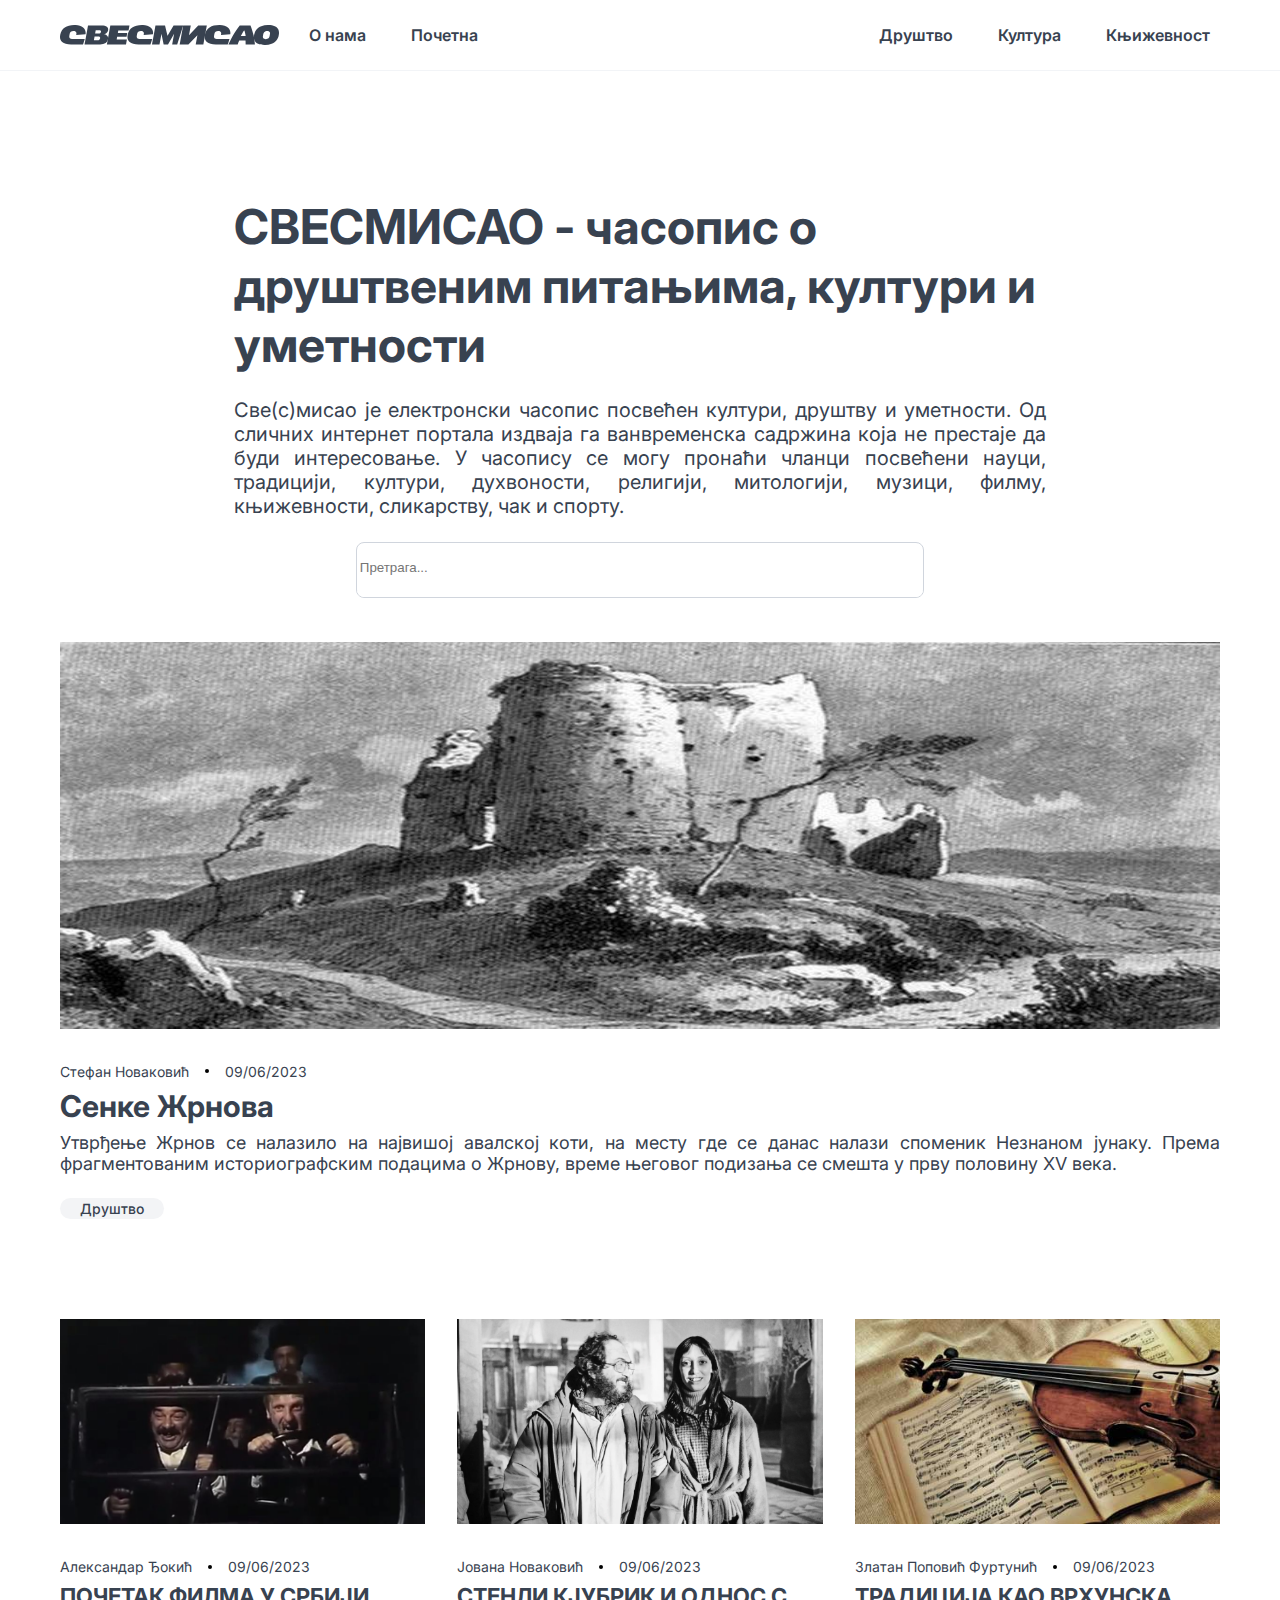
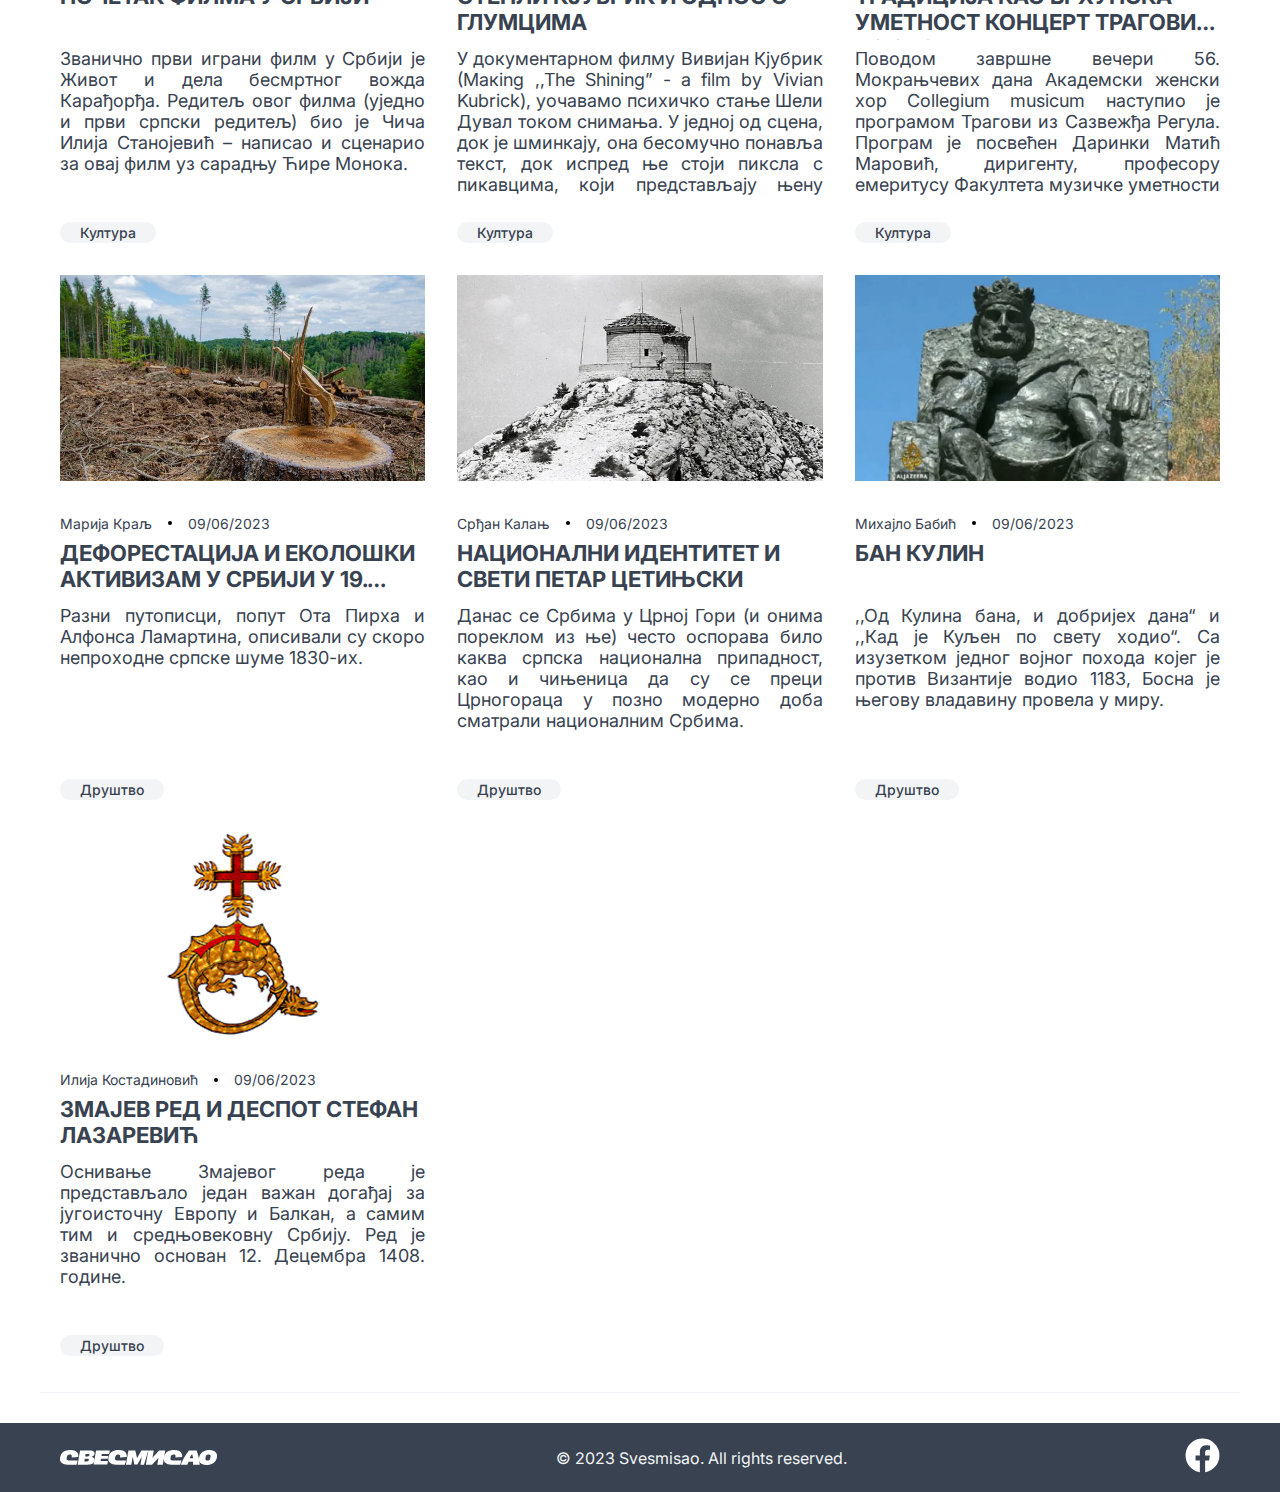
<file: index.html>
<!DOCTYPE html>
<html lang="sr-RS">
  <head>
    <meta charset="UTF-8" />
    <meta http-equiv="X-UA-Compatible" content="IE=edge" />
    <meta name="viewport" content="width=device-width, initial-scale=1.0" />
    <meta
      name="description"
      content="Sve(s)misao je elektronski časopis posvećen kulturi, društvu i umetnosti. Od sličnih internet
    portala izdvaja ga vanvremenska sadržina koja ne prestaje da budi interesovanje."
    />

    <title>СВЕСМИСАО-часопис о друштвеним питањима, култури и уметности</title>
    <link rel="icon" href="./images/favIcon.png" />
    <link rel="apple-touch-icon" href="./images/apple-touch-icon.png" />
    <link rel="manifest" href="./manifest.webmanifest" />
    <link
      href="https://fonts.googleapis.com/css2?family=Inter:wght@400;500;600;700&display=swap"
      rel="stylesheet"
    />
    <link rel="stylesheet" href="/style/style.css" />
    <link rel="stylesheet" href="/style/queries.css" />
  </head>
  <body>
    <div class="nav--container">
      <div class="menu-modal hidden">
        <div class="close-btn">
          <button class="toggle-menu">
            <img src="./images/closeIcon.svg" alt="Close menu button" />
          </button>
        </div>
        <div class="center-content">
          <div class="hamburger-menu-categories">
            <a href="./o-nama.html">О нама</a>
            <a href="index.html">Почетна</a>
            <a href="./categories/drustvo.html">Друштво</a>
            <a href="./categories/kultura.html">Култура</a>
            <a href="./categories/knjizevnost.html">Књижевност</a>
          </div>
        </div>
      </div>
      <header>
        <img src="images/SS_logo.svg" alt="Organization logo" />
        <div class="header-links">
          <nav>
            <a class="category" href="o-nama.html">О нама</a>
            <a class="category" href="index.html">Почетна</a>
          </nav>
          <nav class="categories__header">
            <div class="category">
              <a href="./categories/drustvo.html">Друштво</a>
            </div>
            <div class="category">
              <a href="./categories/kultura.html">Култура</a>
            </div>
            <div class="category">
              <a href="./categories/knjizevnost.html">Књижевност</a>
              <div class="subcategories">
                <a href="./categories/knjizevnost.html">Поезија</a>
                <a href="./categories/knjizevnost.html">Проза</a>
              </div>
            </div>
          </nav>
        </div>
        <div class="hamburger-menu">
          <button class="toggle-menu">
            <img src="./images/hamMenu.svg" alt="Open menu button" />
          </button>
        </div>
      </header>
    </div>
    <div class="container">
      <section>
        <div class="hero-section">
          <h1>
            СВЕСМИСАО - часопис о друштвеним питањима, култури и уметности
          </h1>
          <p>
            Све(с)мисао је електронски часопис посвећен култури, друштву и
            уметности. Од сличних интернет портала издваја га ванвременска
            садржина која не престаје да буди интересовање. У часопису се могу
            пронаћи чланци посвећени науци, традицији, култури, духвоности,
            религији, митологији, музици, филму, књижевности, сликарству, чак и
            спорту.
          </p>
          <div class="search-section">
            <div class="center-container">
              <div class="search-box">
                <input
                  id="search--articles"
                  type="text"
                  placeholder="Претрага..."
                />
                <div class="ser-res-box"></div>
              </div>
            </div>
          </div>
        </div>
      </section>
      <section class="featured--article">
        <div>
          <img
            src="images/senke_zrnova_StefanNovakovic.jpg"
            alt="placeholder picture"
          />
          <div class="author">
            <span>Стефан Новаковић</span>

            <span class="dot"> </span>
            <span>09/06/2023</span>
          </div>
          <h2>
            <a href="/articles/senke_zrnova_StefanNovakovic.html"
              >Сенке Жрнова</a
            >
          </h2>
          <p class="article-intro">
            Утврђење Жрнов се налазило на највишој авалској коти, на месту где
            се данас налази споменик Незнаном јунаку. Према фрагментованим
            историографским подацима о Жрнову, време његовог подизања се смешта
            у прву половину XV века.
          </p>
          <div class="category--marker">
            <span><a href="./categories/drustvo.html">Друштво</a></span>
          </div>
        </div>
      </section>
      <section class="latest--articles">
        <div>
          <img
            src="images/pocetak_filma_u_srbiji_AleksandarDjokic.jpg"
            alt="placeholder picture"
          />
          <div class="author">
            <span>Александар Ђокић</span>

            <span class="dot"> </span>
            <span>09/06/2023</span>
          </div>
          <h2>
            <a href="articles/pocetak_filma_u_srbiji_AleksandarDjokic.html">
              Почетак филма у Србији
            </a>
          </h2>
          <p class="article-intro">
            Званично први играни филм у Србији је Живот и дела бесмртног вожда
            Карађорђа. Редитељ овог филма (уједно и први српски редитељ) био је
            Чича Илија Станојевић – написао и сценарио за овај филм уз сарадњу
            Ћире Монока.
          </p>
          <div class="category--marker">
            <span><a href="./categories/kultura.html">Култура</a></span>
          </div>
        </div>
        <div>
          <img
            src="images/stenli_kjubrik_i_odnos_s_glumcima.webp"
            alt="Stenli Kjubrik"
          />
          <div class="author">
            <span>Јована Новаковић</span>

            <span class="dot"> </span>
            <span>09/06/2023</span>
          </div>
          <h2>
            <a href="./articles/stenli_kjubrik_i_odnos_s_glumcima.html">
              СТЕНЛИ КЈУБРИК И ОДНОС С ГЛУМЦИМА
            </a>
          </h2>
          <p class="article-intro">
            У документарном филму Вивијан Кјубрик (Макing ,,The Shining” - а
            film by Vivian Kubrick), уочавамо психичко стање Шели Дувал током
            снимања. У једној од сцена, док је шминкају, она бесомучно понавља
            текст, док испред ње стоји пиксла с пикавцима, који представљају
            њену нервозу.
          </p>
          <div class="category--marker">
            <span><a href="./categories/kultura.html">Култура</a></span>
          </div>
        </div>
        <div>
          <img
            src="images/tradicija_kao_vrhunska_umetnost_koncert_tragovi_iz_sazvezdja_regula_dari_u_cast.jpg"
            alt="placeholder picture"
          />
          <div class="author">
            <span>Златан Поповић Фуртунић</span>

            <span class="dot"> </span>
            <span>09/06/2023</span>
          </div>
          <h2>
            <a
              href="./articles/tradicija_kao_vrhunska_umetnost_koncert_tragovi_iz_sazvezdja_regula_dari_u_cast.html"
            >
              ТРАДИЦИЈА КАО ВРХУНСКА УМЕТНОСТ КОНЦЕРТ ТРАГОВИ ИЗ САЗВЕЖЂА РЕГУЛА
              ДАРИ У ЧАСТ
            </a>
          </h2>
          <p class="article-intro">
            Поводом завршне вечери 56. Мокрањчевих дана Академски женски хор
            Collegium musicum наступио је програмом Трагови из Сазвежђа Регула.
            Програм је посвећен Даринки Матић Маровић, диригенту, професору
            емеритусу Факултета музичке уметности у Београду.
          </p>
          <div class="category--marker">
            <span><a href="./categories/kultura.html">Култура</a></span>
          </div>
        </div>
        <div>
          <img
            src="images/deforestacija_i_ekoloski_aktivizam_u_srbiji_MarijaKralj.jpg"
            alt="placeholder picture"
          />
          <div class="author">
            <span>Марија Краљ</span>

            <span class="dot"> </span>
            <span>09/06/2023</span>
          </div>
          <h2>
            <a
              href="./articles/deforestacija_i_ekoloski_aktivizam_u_srbiji_u_19_veku.html"
            >
              ДЕФОРЕСТАЦИЈА И ЕКОЛОШКИ АКТИВИЗАМ У СРБИЈИ У 19. ВЕКУ
            </a>
          </h2>
          <p class="article-intro">
            Разни путописци, попут Ота Пирха и Алфонса Ламартина, описивали су
            скоро непроходне српске шуме 1830-их.
          </p>
          <div class="category--marker">
            <span><a href="./categories/drustvo.html">Друштво</a></span>
          </div>
        </div>
        <div>
          <img
            src="images/nacionalni_identitet_i_sveti_petar_cetinjski.webp"
            alt="Njegoševa kapela na Lovćenu"
          />
          <div class="author">
            <span>Срђан Калањ</span>

            <span class="dot"> </span>
            <span>09/06/2023</span>
          </div>
          <h2>
            <a
              href="./articles/nacionalni_identitet_i_sveti_petar_cetinjski.html"
            >
              НАЦИОНАЛНИ ИДЕНТИТЕТ И СВЕТИ ПЕТАР ЦЕТИЊСКИ
            </a>
          </h2>
          <p class="article-intro">
            Данас се Србима у Црној Гори (и онима пореклом из ње) често оспорава
            било каква српска национална припадност, као и чињеница да су се
            преци Црногораца у позно модерно доба сматрали националним Србима.
          </p>
          <div class="category--marker">
            <span><a href="./categories/drustvo.html">Друштво</a></span>
          </div>
        </div>
        <div>
          <img src="images/ban_kulin.webp" alt="placeholder picture" />
          <div class="author">
            <span>Михајло Бабић</span>

            <span class="dot"> </span>
            <span>09/06/2023</span>
          </div>
          <h2><a href="./articles/ban_kulin.html"> БАН КУЛИН </a></h2>
          <p class="article-intro">
            ,,Од Кулина бана, и добријех дана“ и ,,Кад је Куљен по свету ходио“.
            Са изузетком једног војног похода којег је против Византије водио
            1183, Босна је његову владавину провела у миру.
          </p>
          <div class="category--marker">
            <span><a href="./categories/drustvo.html">Друштво</a></span>
          </div>
        </div>
        <div>
          <img
            src="images/zmajev_red_despot_stefan_lazarevic.jpg"
            alt="placeholder picture"
          />
          <div class="author">
            <span>Илија Костадиновић</span>

            <span class="dot"> </span>
            <span>09/06/2023</span>
          </div>
          <h2>
            <a href="./articles/zmajev_red_despot_stefan_lazarevic.html">
              ЗМАЈЕВ РЕД И ДЕСПОТ СТЕФАН ЛАЗАРЕВИЋ
            </a>
          </h2>
          <p class="article-intro">
            Оснивање Змајевог реда је представљало један важан догађај за
            југоисточну Европу и Балкан, а самим тим и средњовековну Србију. Ред
            је званично основан 12. Децембра 1408. године.
          </p>
          <div class="category--marker">
            <span><a href="./categories/drustvo.html">Друштво</a></span>
          </div>
        </div>
      </section>
    </div>
    <footer>
      <div class="trade-mark-and-social-media">
        <img src="../images/ss_logo_white.svg" alt="Organization logo" />
        <span>&copy 2023 Svesmisao. All rights reserved.</span>
        <span>
          <a href="https://www.facebook.com/groups/736148828238290">
            <img
              class="facebook-img"
              src="./images/facebook-icon.svg"
              alt="facebook logo"
            />
          </a>
        </span>
      </div>
    </footer>

    <!-- PART OF AN OLD VERSION -->

    <!-- <div class="search-modal hidden">
      <div>
        <div class="close-btn">
          <button class="close-search-modal-btn">
            <img src="./images/closeIcon.svg" alt="Close menu button" />
          </button>
        </div>
        <input class="search-input" type="text" placeholder="Претрага..." />
      </div>
      <div class="search-result"></div>
    </div> -->
  </body>
  <script src="./js/hamManuLogic.js"></script>
  <script type="module" src="./js/searchArticles.js"></script>
</html>
</file>
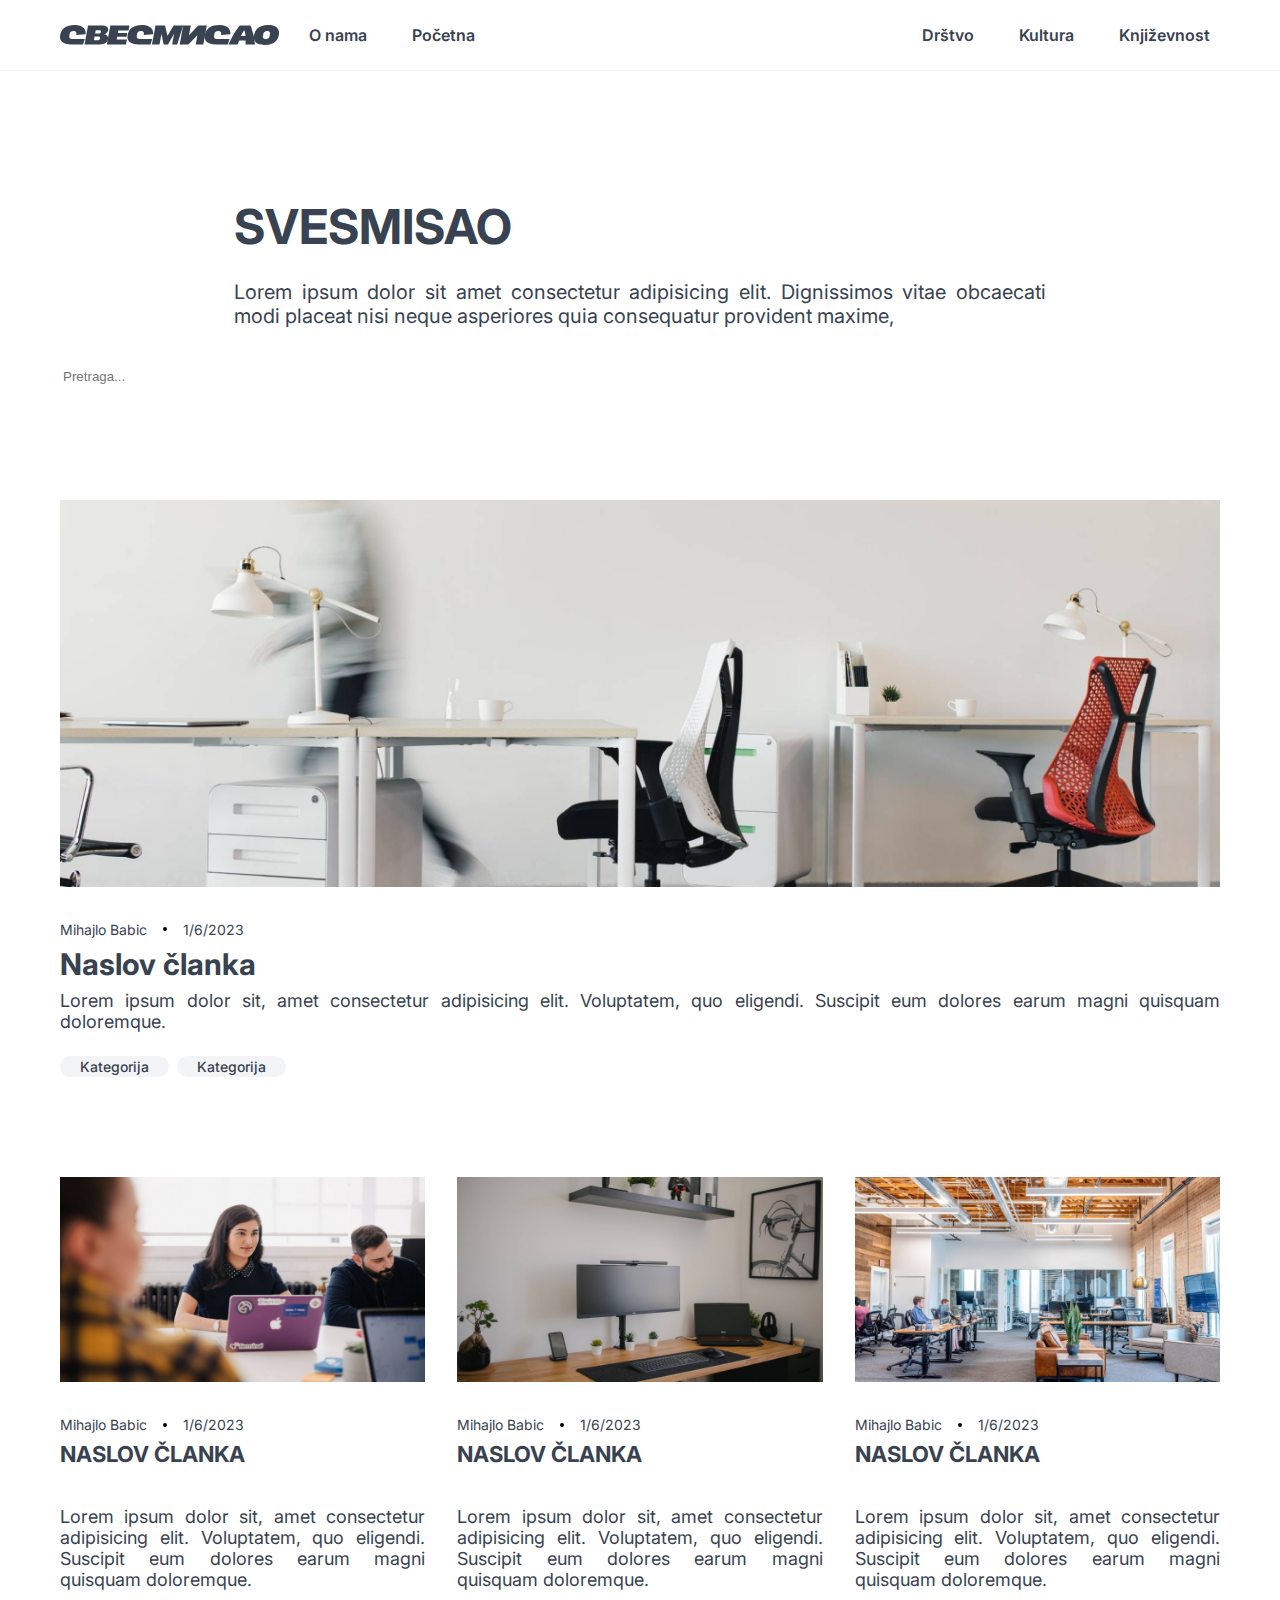
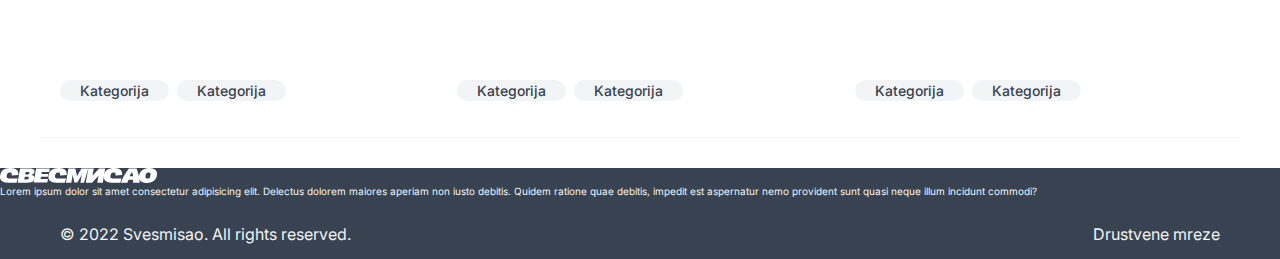
<file: homePage.html>
<!DOCTYPE html>
<html lang="en">
  <head>
    <meta charset="UTF-8" />
    <meta http-equiv="X-UA-Compatible" content="IE=edge" />
    <meta name="viewport" content="width=device-width, initial-scale=1.0" />
    <title>Document</title>
    <link
      href="https://fonts.googleapis.com/css2?family=Inter:wght@400;500;600;700&display=swap"
      rel="stylesheet"
    />
    <link rel="stylesheet" href="/style/style.css" />
    <link rel="stylesheet" href="/style/queries.css" />
  </head>
  <body>
    <div class="nav--container">
      <header>
        <img src="images/SS_logo.svg" alt="Organization logo" />
        <div class="header-links">
          <nav>
            <a class="category" href="#">O nama</a>
            <a class="category" href="#">Početna</a>
          </nav>
          <nav class="categories__header">
            <div class="category">
              <a href="#">Drštvo</a>
            </div>
            <div class="category">
              <a href="#">Kultura</a>
            </div>
            <div class="category">
              <a href="#">Književnost</a>
              <div class="subcategories">
                <a href="">Poezija</a>
                <a href="">Proza</a>                
              </div>
            </div>            
            </div>
          </nav>       
      </header>
    </div>
    <div class="container">
      <section>
        <div class="hero-section">
          <h1>SVESMISAO</h1>
          <p>
            Lorem ipsum dolor sit amet consectetur adipisicing elit. Dignissimos
            vitae obcaecati modi placeat nisi neque asperiores quia consequatur
            provident maxime,
          </p>
          <input id="search--articles" type="text" placeholder="Pretraga..." />
        </div>
      </section>
      <section class="featured--article">
        <div>
          <img src="images/featured.png" alt="placeholder picture" />
          <div class="author">
            <span>Mihajlo Babic</span>

            <span class="dot"> </span>
            <span>1/6/2023</span>
          </div>
          <h2><a href="/articles/article__1.html">Naslov članka</a></h2>
          <p class="article-intro">
            Lorem ipsum dolor sit, amet consectetur adipisicing elit.
            Voluptatem, quo eligendi. Suscipit eum dolores earum magni quisquam
            doloremque.
          </p>
          <div class="category--marker">
            <span><a href="#">Kategorija</a></span>
            <span><a href="#">Kategorija</a></span>
          </div>
        </div>
      </section>
      <section class="latest--articles">
        <div>
          <img src="images/article__1.png" alt="placeholder picture" />
          <div class="author">
            <span>Mihajlo Babic</span>

            <span class="dot"> </span>
            <span>1/6/2023</span>
          </div>
          <h2><a href="">
            Naslov članka
          </a> 
          </h2>
          <p class="article-intro">
            Lorem ipsum dolor sit, amet consectetur adipisicing elit.
            Voluptatem, quo eligendi. Suscipit eum dolores earum magni quisquam
            doloremque.
          </p>
          <div class="category--marker">
            <span><a href="#">Kategorija</a></span>
            <span><a href="#">Kategorija</a></span>
          </div>
        </div>
        <div>
          <img src="images/article__2.png" alt="placeholder picture" />
          <div class="author">
            <span>Mihajlo Babic</span>

            <span class="dot"> </span>
            <span>1/6/2023</span>
          </div>
          <h2><a href="">
            Naslov članka
          </a> 
          </h2>
          <p class="article-intro">
            Lorem ipsum dolor sit, amet consectetur adipisicing elit.
            Voluptatem, quo eligendi. Suscipit eum dolores earum magni quisquam
            doloremque.
          </p>
          <div class="category--marker">
            <span><a href="#">Kategorija</a></span>
            <span><a href="#">Kategorija</a></span>
          </div>
        </div>
        <div>
          <img src="images/article__3.png" alt="placeholder picture" />
          <div class="author">
            <span>Mihajlo Babic</span>

            <span class="dot"> </span>
            <span>1/6/2023</span>
          </div>
          <h2><a href="">
            Naslov članka
          </a> 
          </h2>
          <p class="article-intro">
            Lorem ipsum dolor sit, amet consectetur adipisicing elit.
            Voluptatem, quo eligendi. Suscipit eum dolores earum magni quisquam
            doloremque.
          </p>
          <div class="category--marker">
            <span><a href="#">Kategorija</a></span>
            <span><a href="#">Kategorija</a></span>
          </div>
        </div>
      </section>
    </div>
    <footer>
      <div class="footer--pre">
        <div class="footer--org--description">
          <img src="images/ss_logo_white.svg" alt="Organization logo" />
          <p>
            Lorem ipsum dolor sit amet consectetur adipisicing elit. Delectus
            dolorem maiores aperiam non iusto debitis. Quidem ratione quae
            debitis, impedit est aspernatur nemo provident sunt quasi neque
            illum incidunt commodi?
          </p>
        </div>
        <div class="categories__footer">
          <span><a href="#">Kategorija</a></span>
          <span><a href="#">Kategorija</a></span>
          <span><a href="#">Kategorija</a></span>
          <span><a href="#">Kategorija</a></span>
          <span><a href="#">Kategorija</a></span>
          <span><a href="#">Kategorija</a></span>
        </div>
      </div>
      <div class="trade-mark-and-social-media">
        <span>&copy 2022 Svesmisao. All rights reserved.</span>
        <span>Drustvene mreze</span>
      </div>
    </footer>
  </body>
</html>
</file>
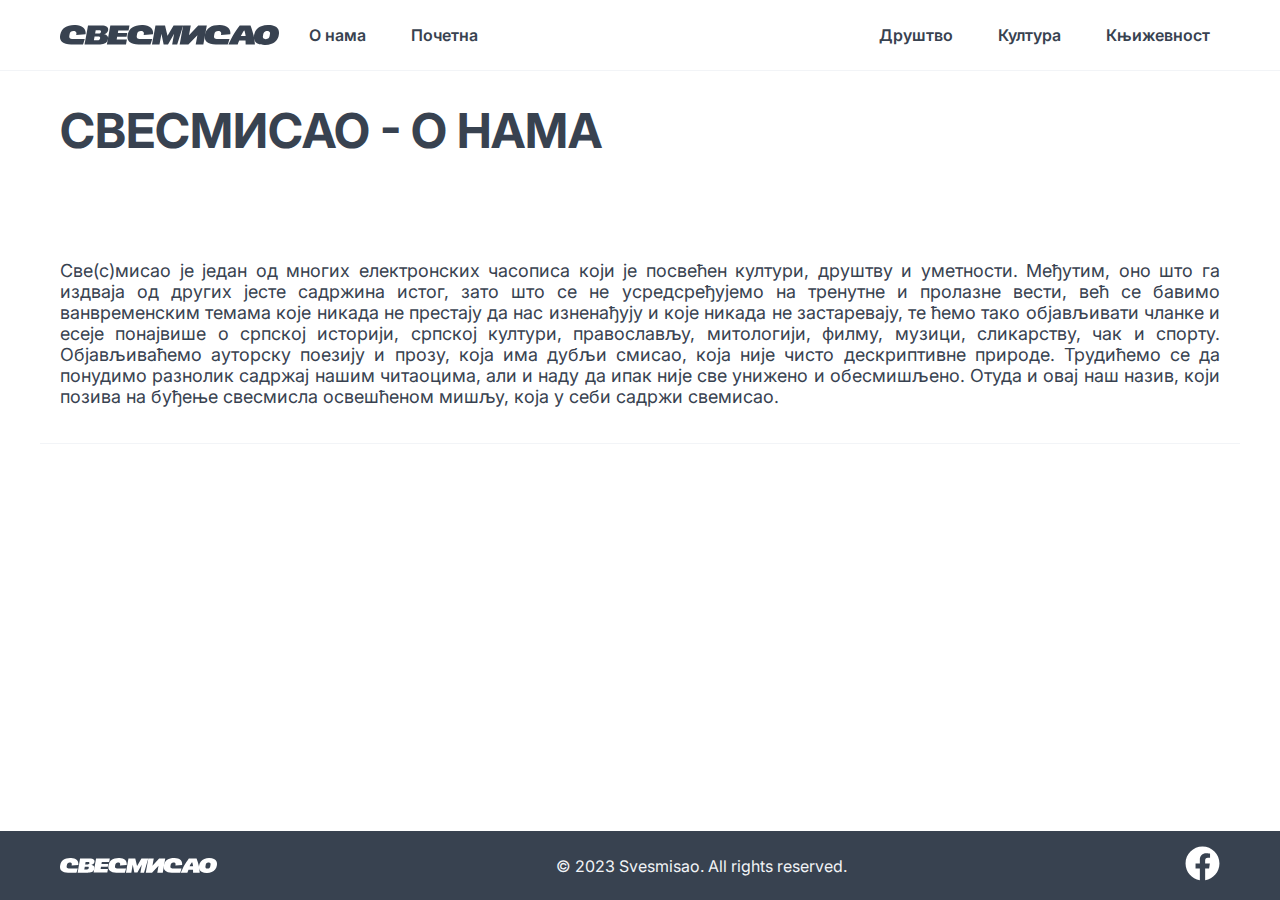
<file: o-nama.html>
<!DOCTYPE html>
<html lang="sr-RS">
  <head>
    <meta charset="UTF-8" />
    <meta http-equiv="X-UA-Compatible" content="IE=edge" />
    <meta name="viewport" content="width=device-width, initial-scale=1.0" />
    <link rel="icon" href="./images/favIcon.png" />
    <link rel="apple-touch-icon" href="./images/apple-touch-icon.png" />
    <link rel="manifest" href="./manifest.webmanifest" />
    <link
      href="https://fonts.googleapis.com/css2?family=Inter:wght@400;500;600;700&display=swap"
      rel="stylesheet"
    />
    <link rel="stylesheet" href="/style/style.css" />
    <link rel="stylesheet" href="/style/queries.css" />
    <title>СВЕСМИСАО - О НАМА</title>
    <meta
      name="description"
      content="Svesmisao je magazin o srpskoj I svetskoj istoriji politici, mitologiji, etnologiji, drustvenim
    temama, takodje okuplja razne ljude iz polja poezije i proze sa pregrst pricama I modernim temama ,
    nase price I proze obiluju neoromantizmom ,neopankom I slobodnim stilovima stvaralastva."
    />
  </head>
  <body>
    <div class="nav--container">
      <header>
        <img src="images/SS_logo.svg" alt="Organization logo" />
        <div class="header-links">
          <nav>
            <a class="category" href="o-nama.html">О нама</a>
            <a class="category" href="index.html">Почетна</a>
          </nav>
          <nav class="categories__header">
            <div class="category">
              <a href="./categories/drustvo.html">Друштво</a>
            </div>
            <div class="category">
              <a href="./categories/kultura.html">Култура</a>
            </div>
            <div class="category">
              <a href="./categories/knjizevnost.html">Књижевност</a>
              <div class="subcategories">
                <a href="../categories/knjizevnost.html">Поезија</a>
                <a href="../categories/knjizevnost.html">Проза</a>
              </div>
            </div>
          </nav>
        </div>
        <div class="hamburger-menu">
          <button class="toggle-menu">
            <img src="./images/hamMenu.svg" alt="Open menu button" />
          </button>
        </div>
      </header>
    </div>
    <div class="container">
      <div>
        <h1>СВЕСМИСАО - О НАМА</h1>
      </div>
      <section>
        <p class="about-us">
          Све(с)мисао је један од многих електронских часописа који је посвећен
          култури, друштву и уметности. Међутим, оно што га издваја од других
          јесте садржина истог, зато што се не усредсређујемо на тренутне и
          пролазне вести, већ се бавимо ванвременским темама које никада не
          престају да нас изненађују и које никада не застаревају, те ћемо тако
          објављивати чланке и есеје понајвише о српској историји, српској
          култури, православљу, митологији, филму, музици, сликарству, чак и
          спорту. Објављиваћемо ауторску поезију и прозу, која има дубљи смисао,
          која није чисто дескриптивне природе. Трудићемо се да понудимо
          разнолик садржај нашим читаоцима, али и наду да ипак није све унижено
          и обесмишљено. Отуда и овај наш назив, који позива на буђење свесмисла
          освешћеном мишљу, која у себи садржи свемисао.
        </p>
      </section>
    </div>
    <footer>
      <div class="trade-mark-and-social-media">
        <img src="../images/ss_logo_white.svg" alt="Organization logo" />
        <span>&copy 2023 Svesmisao. All rights reserved.</span>
        <span>
          <a href="https://www.facebook.com/groups/736148828238290">
            <img
              class="facebook-img"
              src="./images/facebook-icon.svg"
              alt="facebook logo"
            />
          </a>
        </span>
      </div>
    </footer>
    <div class="menu-modal hidden">
      <div class="close-btn">
        <button class="toggle-menu">
          <img src="./images/closeIcon.svg" alt="Close menu button" />
        </button>
      </div>
      <div class="center-content">
        <div class="hamburger-menu-categories">
          <a href="o-nama.html">О нама</a>
          <a href="index.html">Почетна</a>
          <a href="./categories/drustvo.html">Друштво</a>
          <a href="./categories/kultura.html">Култура</a>
          <a href="./categories/knjizevnost.html">Књижевност</a>
        </div>
      </div>
    </div>
  </body>
  <script src="./js/hamManuLogic.js"></script>
</html>
</file>
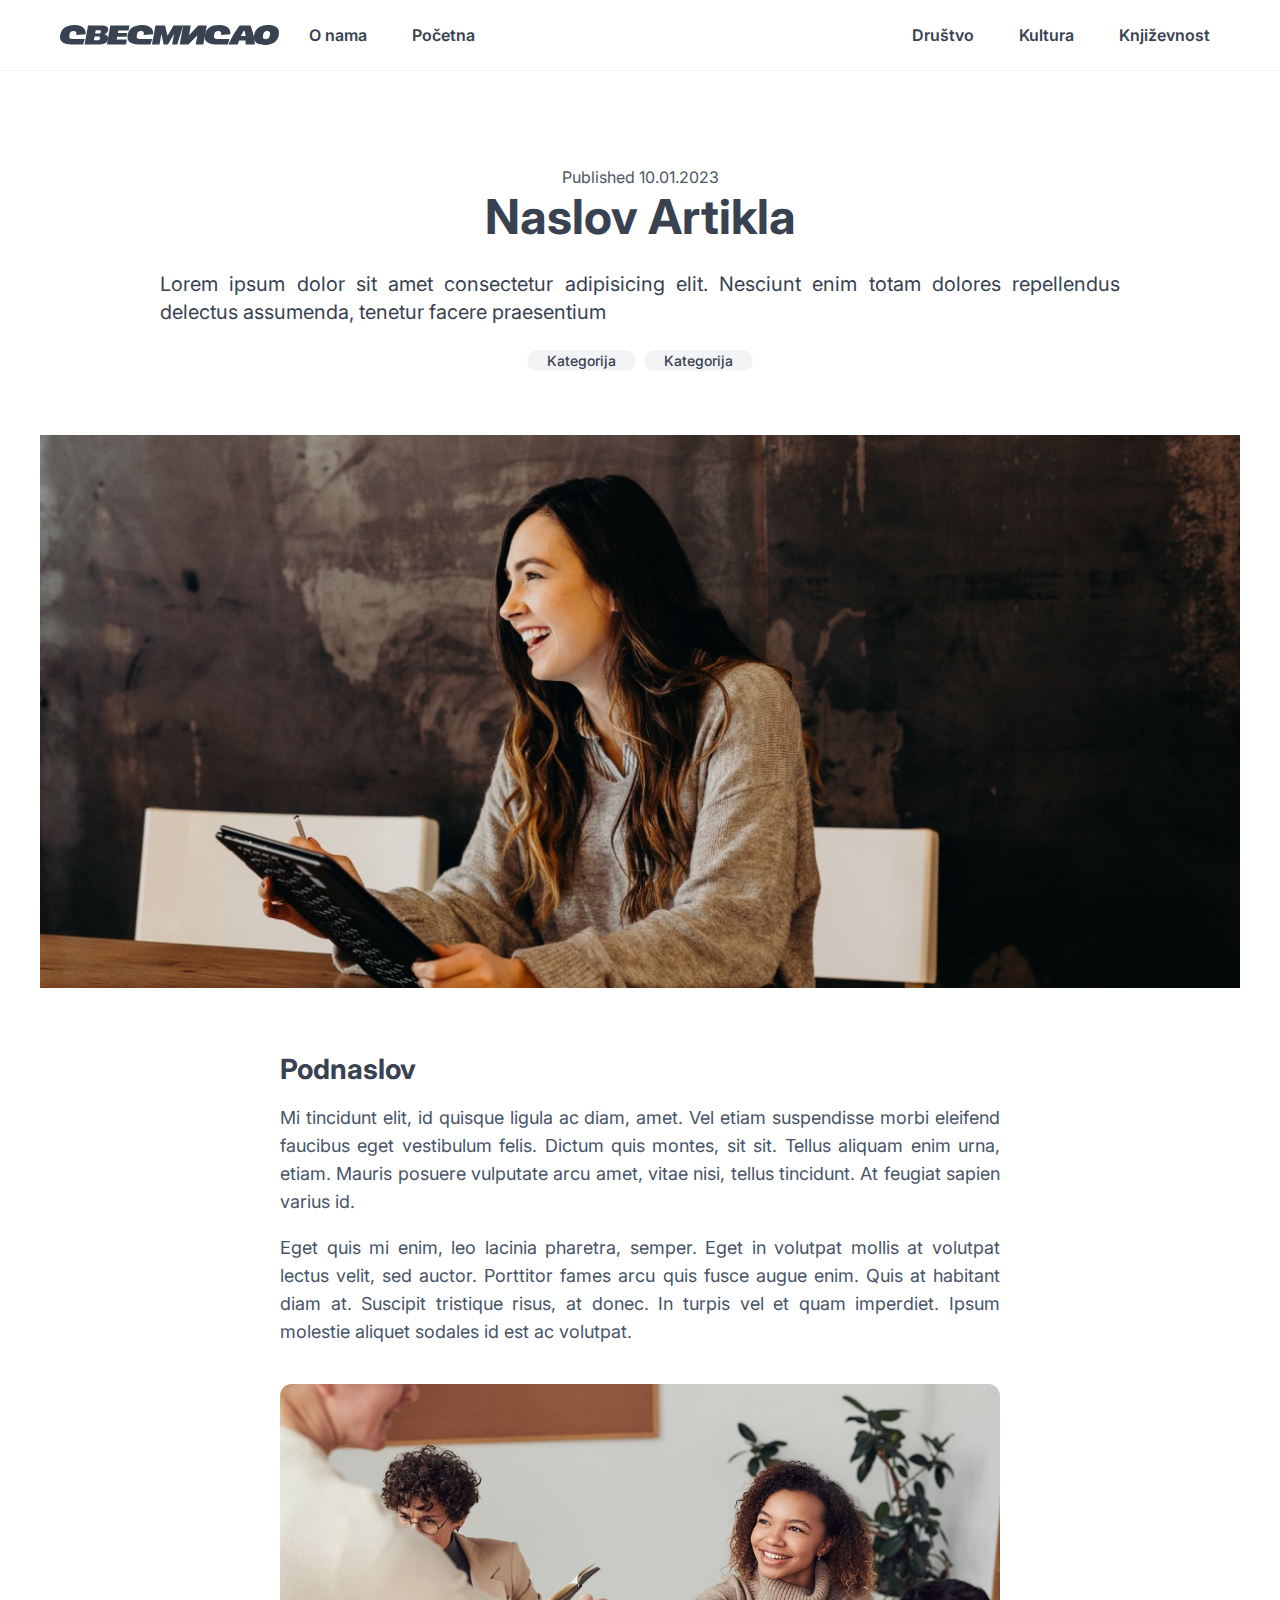
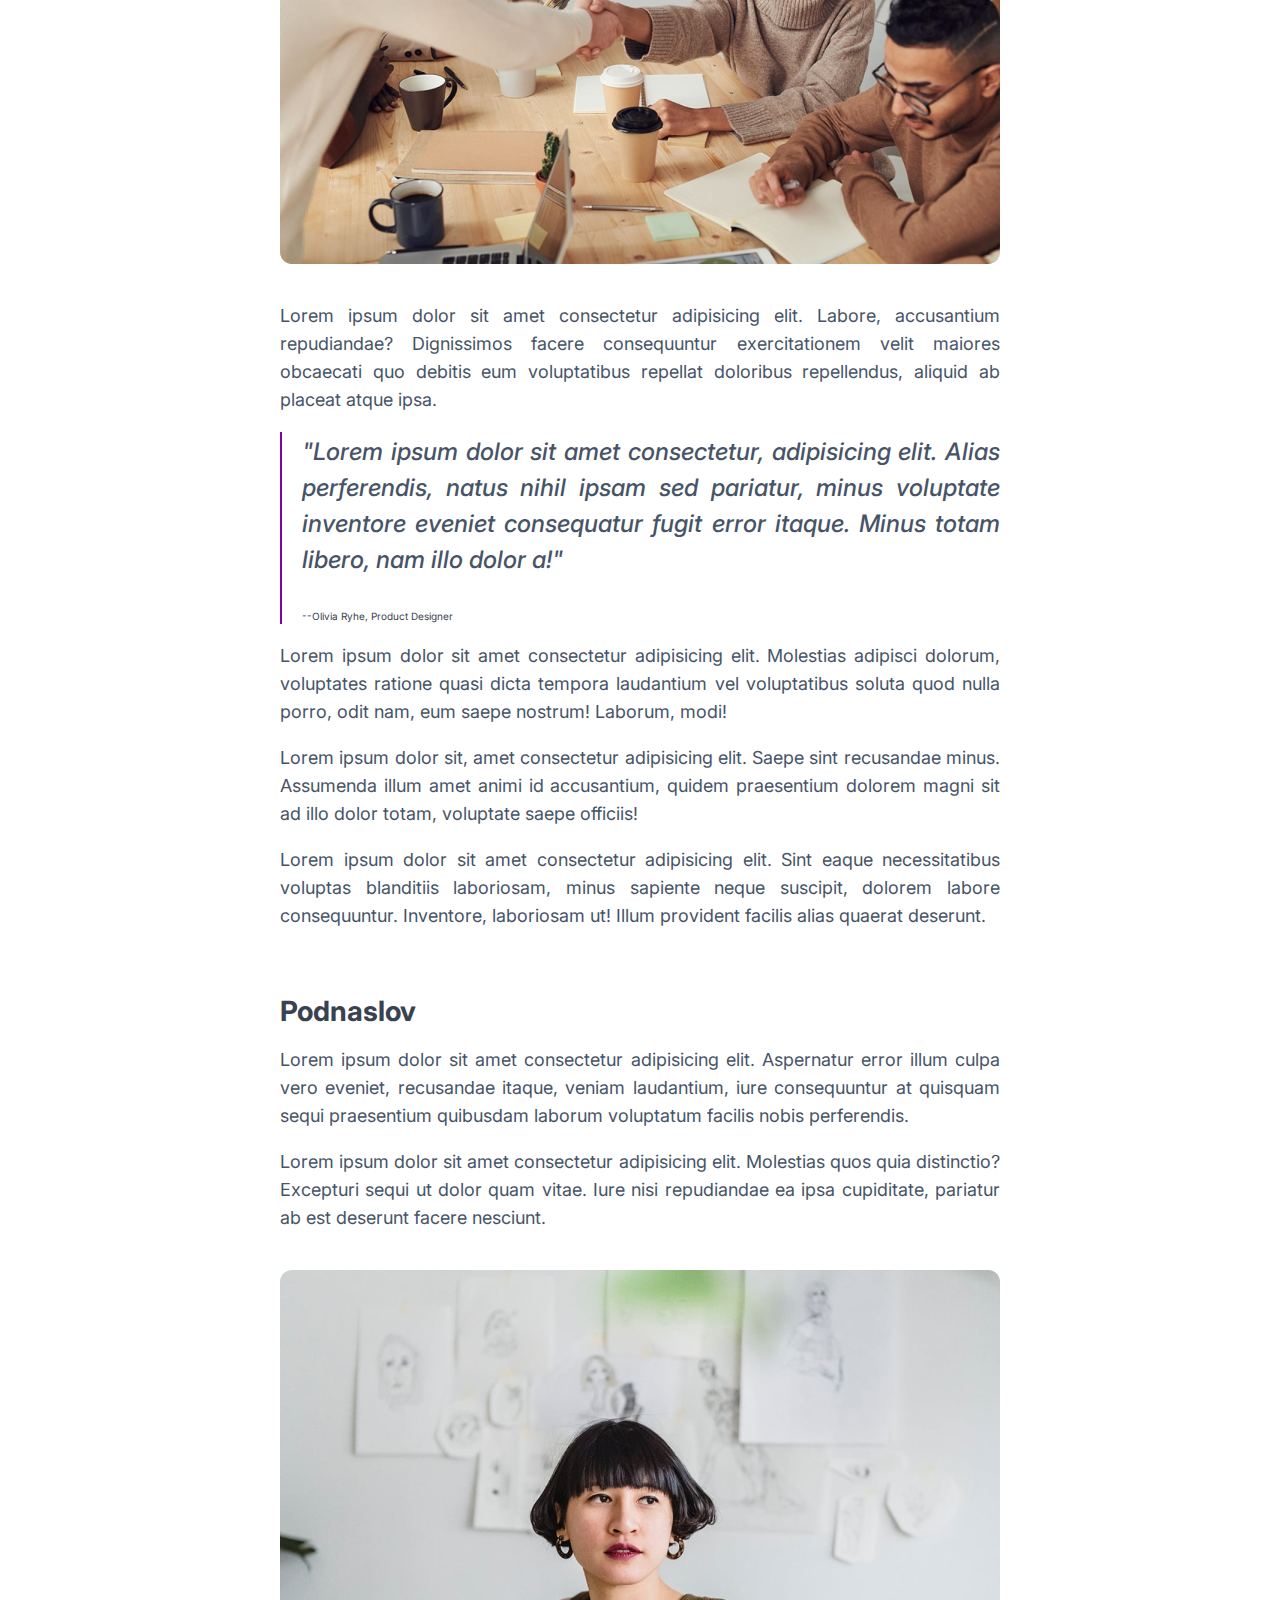
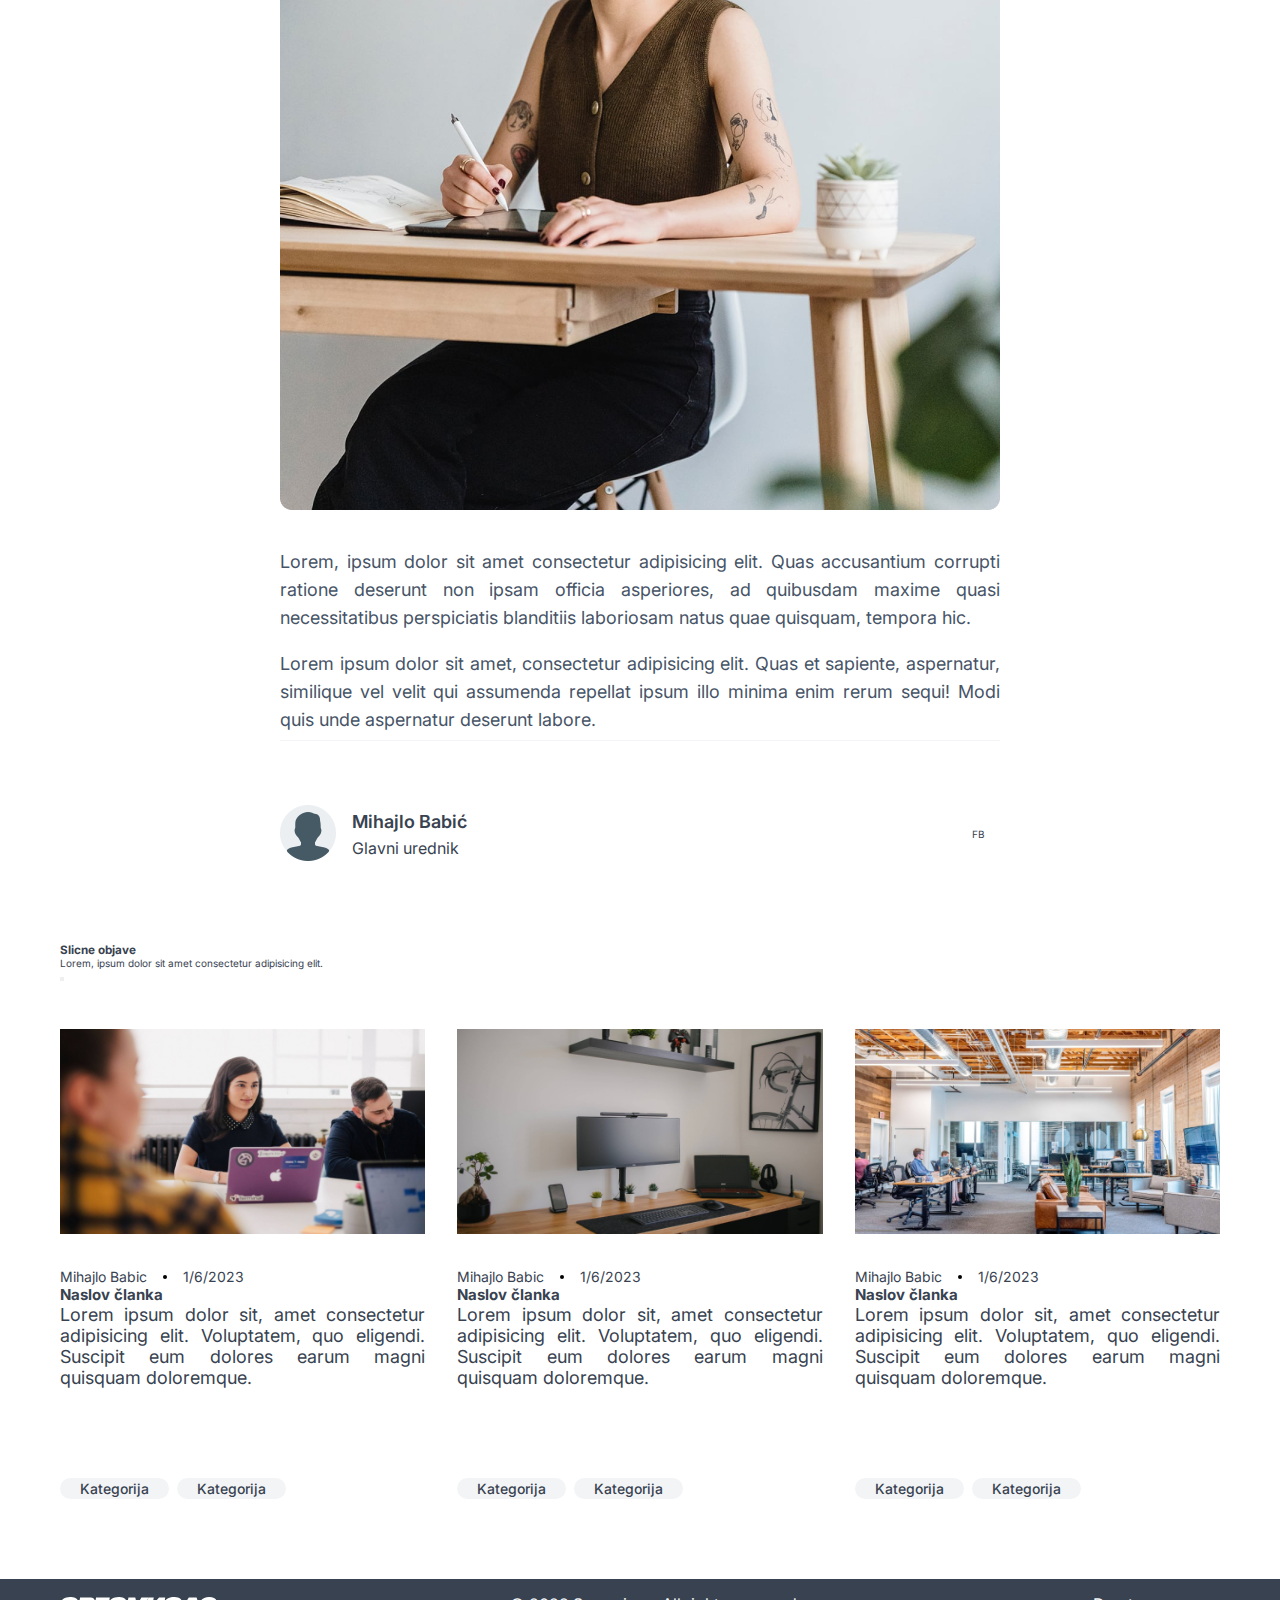
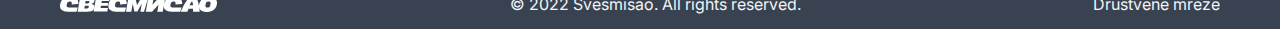
<file: articles/article__1.html>
<!DOCTYPE html>
<html lang="en">
  <head>
    <meta charset="UTF-8" />
    <meta http-equiv="X-UA-Compatible" content="IE=edge" />
    <meta name="viewport" content="width=device-width, initial-scale=1.0" />
    <title>Document</title>
    <link
      href="https://fonts.googleapis.com/css2?family=Inter:wght@400;500;600;700&display=swap"
      rel="stylesheet"
    />
    <link rel="stylesheet" href="..//style/style.css" />
    <link rel="stylesheet" href="../style/article_css.css" />
    <link rel="stylesheet" href="../style/queries.css" />
  </head>
  <body>
    <div class="nav--container">
      <header>
        <img src="../images/SS_logo.svg" alt="Organization logo" />
        <div class="header-links">
          <nav>
            <a class="category" href="#">O nama</a>
            <a class="category" href="../index.html">Početna</a>
          </nav>
          <nav class="categories__header">
            <div class="category">
              <a href="#">Društvo</a>
            </div>
            <div class="category">
              <a href="#">Kultura</a>
            </div>
            <div class="category">
              <a href="#">Književnost</a>
              <div class="subcategories">
                <a href="">Poezija</a>
                <a href="">Proza</a>
              </div>
            </div>
          </nav>
        </div>
      </header>
    </div>
    <article>
      <section class="article--heading">
        <span>Published 10.01.2023</span>
        <h1>Naslov Artikla</h1>
        <p>
          Lorem ipsum dolor sit amet consectetur adipisicing elit. Nesciunt enim
          totam dolores repellendus delectus assumenda, tenetur facere
          praesentium
        </p>
        <div class="category--marker">
          <span><a href="#">Kategorija</a></span>
          <span><a href="#">Kategorija</a></span>
        </div>
      </section>
      <img src="../images/article_sample_img.png" alt="" />
      <section class="article--content">
        <h2>Podnaslov</h2>
        <p>
          Mi tincidunt elit, id quisque ligula ac diam, amet. Vel etiam
          suspendisse morbi eleifend faucibus eget vestibulum felis. Dictum quis
          montes, sit sit. Tellus aliquam enim urna, etiam. Mauris posuere
          vulputate arcu amet, vitae nisi, tellus tincidunt. At feugiat sapien
          varius id.
        </p>
        <p>
          Eget quis mi enim, leo lacinia pharetra, semper. Eget in volutpat
          mollis at volutpat lectus velit, sed auctor. Porttitor fames arcu quis
          fusce augue enim. Quis at habitant diam at. Suscipit tristique risus,
          at donec. In turpis vel et quam imperdiet. Ipsum molestie aliquet
          sodales id est ac volutpat.
        </p>
        <img src="../images/article_sample_img__2.png" alt="" />
        <p>
          Lorem ipsum dolor sit amet consectetur adipisicing elit. Labore,
          accusantium repudiandae? Dignissimos facere consequuntur
          exercitationem velit maiores obcaecati quo debitis eum voluptatibus
          repellat doloribus repellendus, aliquid ab placeat atque ipsa.
        </p>
        <div class="highlited--text">
          <p>
            "Lorem ipsum dolor sit amet consectetur, adipisicing elit. Alias
            perferendis, natus nihil ipsam sed pariatur, minus voluptate
            inventore eveniet consequatur fugit error itaque. Minus totam
            libero, nam illo dolor a!"
          </p>
          <span>--Olivia Ryhe, Product Designer</span>
        </div>
        <p>
          Lorem ipsum dolor sit amet consectetur adipisicing elit. Molestias
          adipisci dolorum, voluptates ratione quasi dicta tempora laudantium
          vel voluptatibus soluta quod nulla porro, odit nam, eum saepe nostrum!
          Laborum, modi!
        </p>
        <p>
          Lorem ipsum dolor sit, amet consectetur adipisicing elit. Saepe sint
          recusandae minus. Assumenda illum amet animi id accusantium, quidem
          praesentium dolorem magni sit ad illo dolor totam, voluptate saepe
          officiis!
        </p>
        <p>
          Lorem ipsum dolor sit amet consectetur adipisicing elit. Sint eaque
          necessitatibus voluptas blanditiis laboriosam, minus sapiente neque
          suscipit, dolorem labore consequuntur. Inventore, laboriosam ut! Illum
          provident facilis alias quaerat deserunt.
        </p>
      </section>
      <section class="article--content">
        <h2>Podnaslov</h2>
        <p>
          Lorem ipsum dolor sit amet consectetur adipisicing elit. Aspernatur
          error illum culpa vero eveniet, recusandae itaque, veniam laudantium,
          iure consequuntur at quisquam sequi praesentium quibusdam laborum
          voluptatum facilis nobis perferendis.
        </p>
        <p>
          Lorem ipsum dolor sit amet consectetur adipisicing elit. Molestias
          quos quia distinctio? Excepturi sequi ut dolor quam vitae. Iure nisi
          repudiandae ea ipsa cupiditate, pariatur ab est deserunt facere
          nesciunt.
        </p>
        <img src="../images/article_sample_img__3.png" alt="" />
        <p>
          Lorem, ipsum dolor sit amet consectetur adipisicing elit. Quas
          accusantium corrupti ratione deserunt non ipsam officia asperiores, ad
          quibusdam maxime quasi necessitatibus perspiciatis blanditiis
          laboriosam natus quae quisquam, tempora hic.
        </p>
        <p>
          Lorem ipsum dolor sit amet, consectetur adipisicing elit. Quas et
          sapiente, aspernatur, similique vel velit qui assumenda repellat ipsum
          illo minima enim rerum sequi! Modi quis unde aspernatur deserunt
          labore.
        </p>
      </section>
      <div class="article--content">
        <div class="avatar--author">
          <div>
            <img src="../images/avatar.png" alt="" />
          </div>
          <div>
            <div class="article--author">Mihajlo Babić</div>
            <div class="author--role">Glavni urednik</div>
          </div>
          <div class="social--media">FB</div>
        </div>
      </div>
    </article>
    <div class="related--articles">
      <div>
        <div>
          <h3>Slicne objave</h3>
          <p>Lorem, ipsum dolor sit amet consectetur adipisicing elit.</p>
        </div>
        <button></button>
      </div>

      <div class="sugested--articles">
        <div>
          <img src="../images/article__1.png" alt="placeholder picture" />
          <div class="author">
            <span>Mihajlo Babic</span>

            <span class="dot"> </span>
            <span>1/6/2023</span>
          </div>
          <h2>Naslov članka</h2>
          <p class="article-intro">
            Lorem ipsum dolor sit, amet consectetur adipisicing elit.
            Voluptatem, quo eligendi. Suscipit eum dolores earum magni quisquam
            doloremque.
          </p>
          <div class="category--marker">
            <span><a href="#">Kategorija</a></span>
            <span><a href="#">Kategorija</a></span>
          </div>
        </div>
        <div>
          <img src="../images/article__2.png" alt="placeholder picture" />
          <div class="author">
            <span>Mihajlo Babic</span>

            <span class="dot"> </span>
            <span>1/6/2023</span>
          </div>
          <h2>Naslov članka</h2>
          <p class="article-intro">
            Lorem ipsum dolor sit, amet consectetur adipisicing elit.
            Voluptatem, quo eligendi. Suscipit eum dolores earum magni quisquam
            doloremque.
          </p>
          <div class="category--marker">
            <span><a href="#">Kategorija</a></span>
            <span><a href="#">Kategorija</a></span>
          </div>
        </div>
        <div>
          <img src="../images/article__3.png" alt="placeholder picture" />
          <div class="author">
            <span>Mihajlo Babic</span>

            <span class="dot"> </span>
            <span>1/6/2023</span>
          </div>
          <h2>Naslov članka</h2>
          <p class="article-intro">
            Lorem ipsum dolor sit, amet consectetur adipisicing elit.
            Voluptatem, quo eligendi. Suscipit eum dolores earum magni quisquam
            doloremque.
          </p>
          <div class="category--marker">
            <span><a href="#">Kategorija</a></span>
            <span><a href="#">Kategorija</a></span>
          </div>
        </div>
      </div>
    </div>
    <footer>
      <!-- <div class="footer--pre">
        <div class="footer--org--description">
          <img src="../images/ss_logo_white.svg" alt="Organization logo" />
          <p>
            Lorem ipsum dolor sit amet consectetur adipisicing elit. Delectus
            dolorem maiores aperiam non iusto debitis. Quidem ratione quae
            debitis, impedit est aspernatur nemo provident sunt quasi neque
            illum incidunt commodi?
          </p>
        </div>
        <div class="categories__footer">
          <span><a href="#">Kategorija</a></span>
          <span><a href="#">Kategorija</a></span>
          <span><a href="#">Kategorija</a></span>
          <span><a href="#">Kategorija</a></span>
          <span><a href="#">Kategorija</a></span>
          <span><a href="#">Kategorija</a></span>
        </div>
      </div> -->
      <div class="trade-mark-and-social-media">
        <img src="../images/ss_logo_white.svg" alt="Organization logo" />
        <span>&copy 2022 Svesmisao. All rights reserved.</span>
        <span>Drustvene mreze</span>
      </div>
    </footer>
  </body>
</html>
</file>
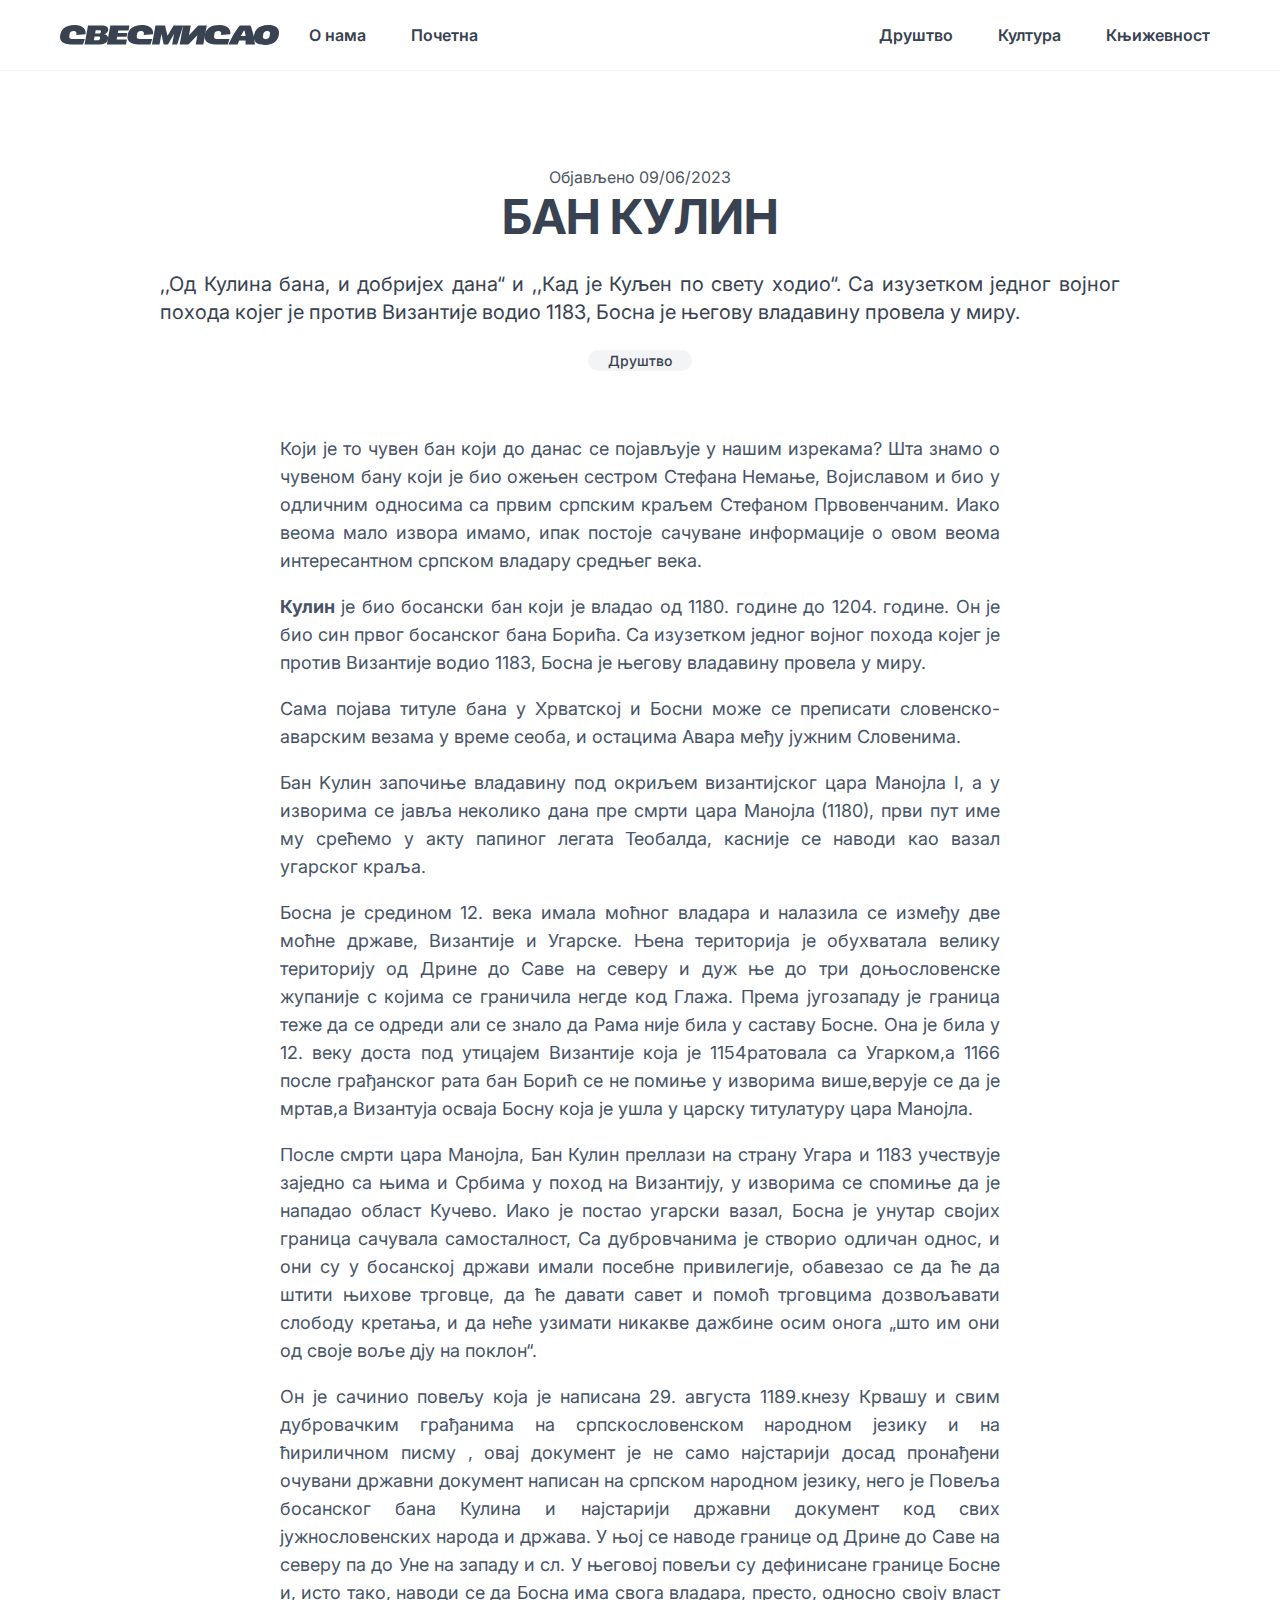
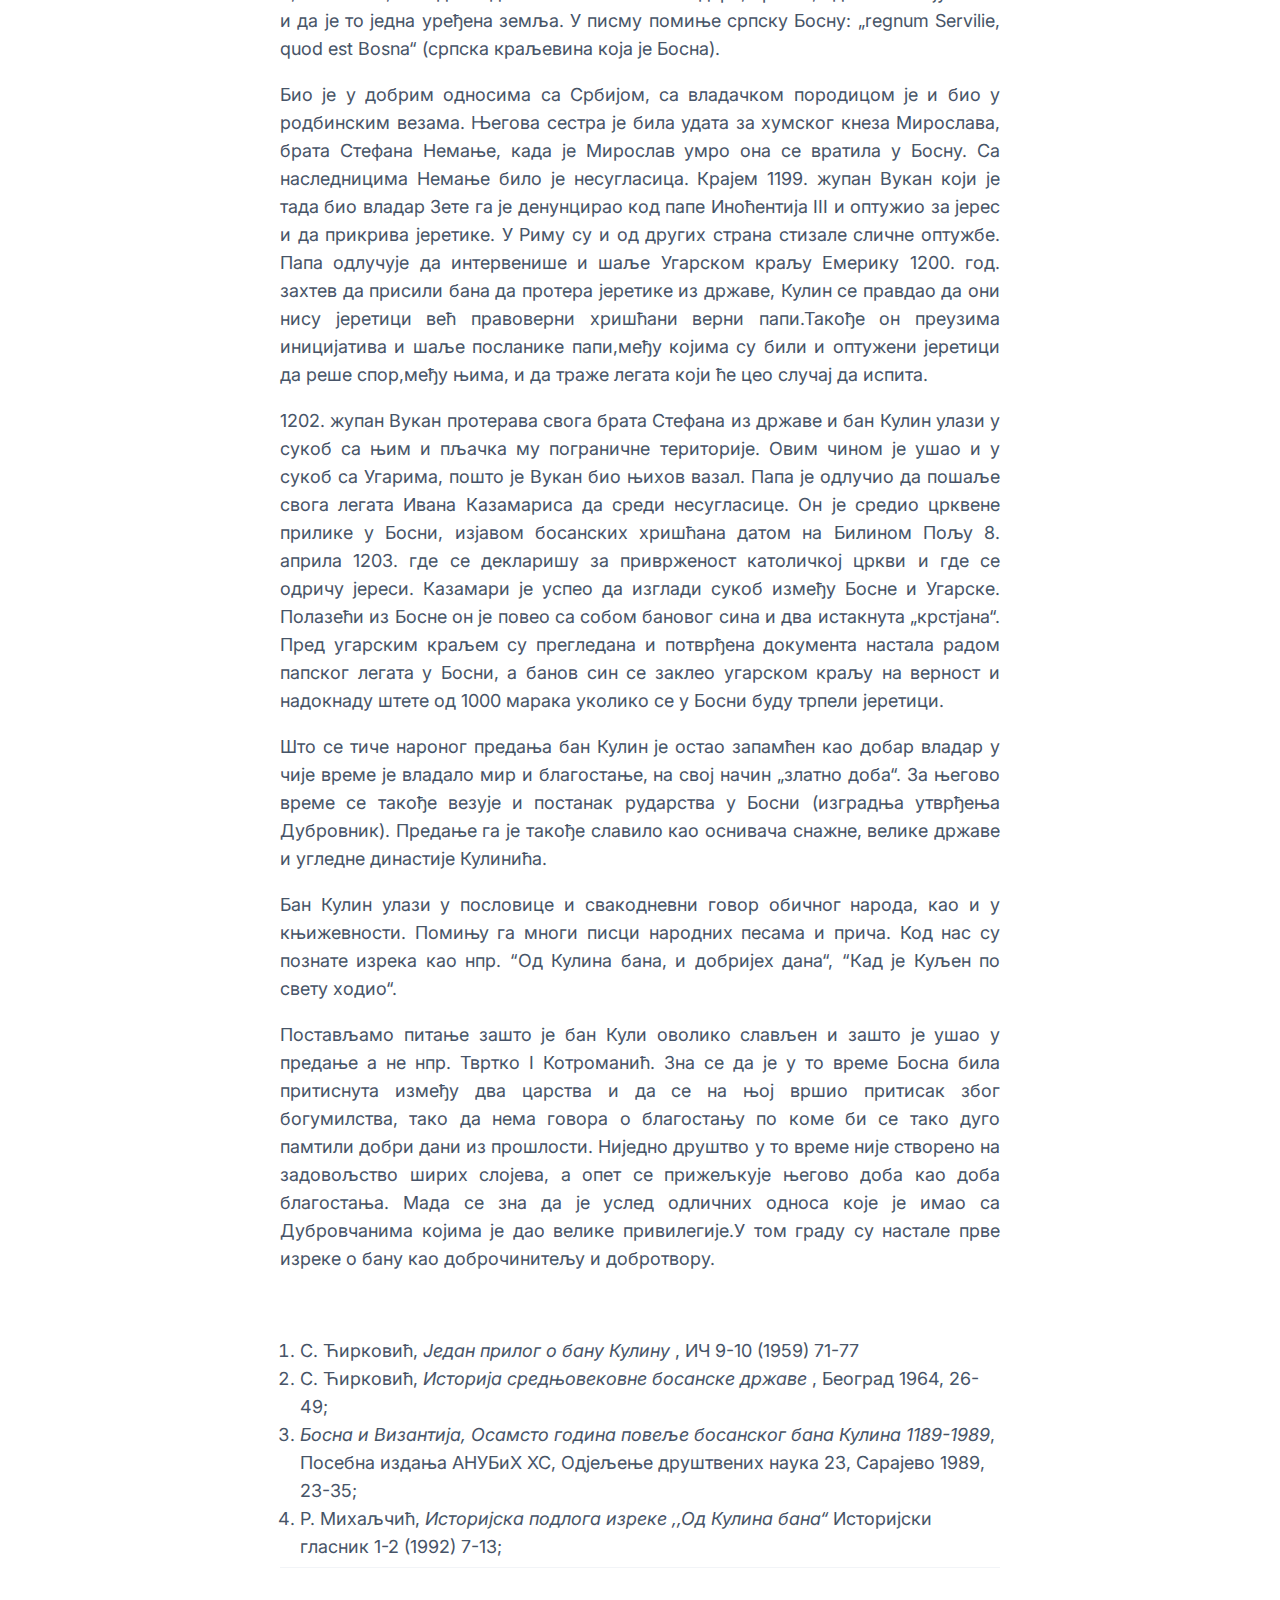
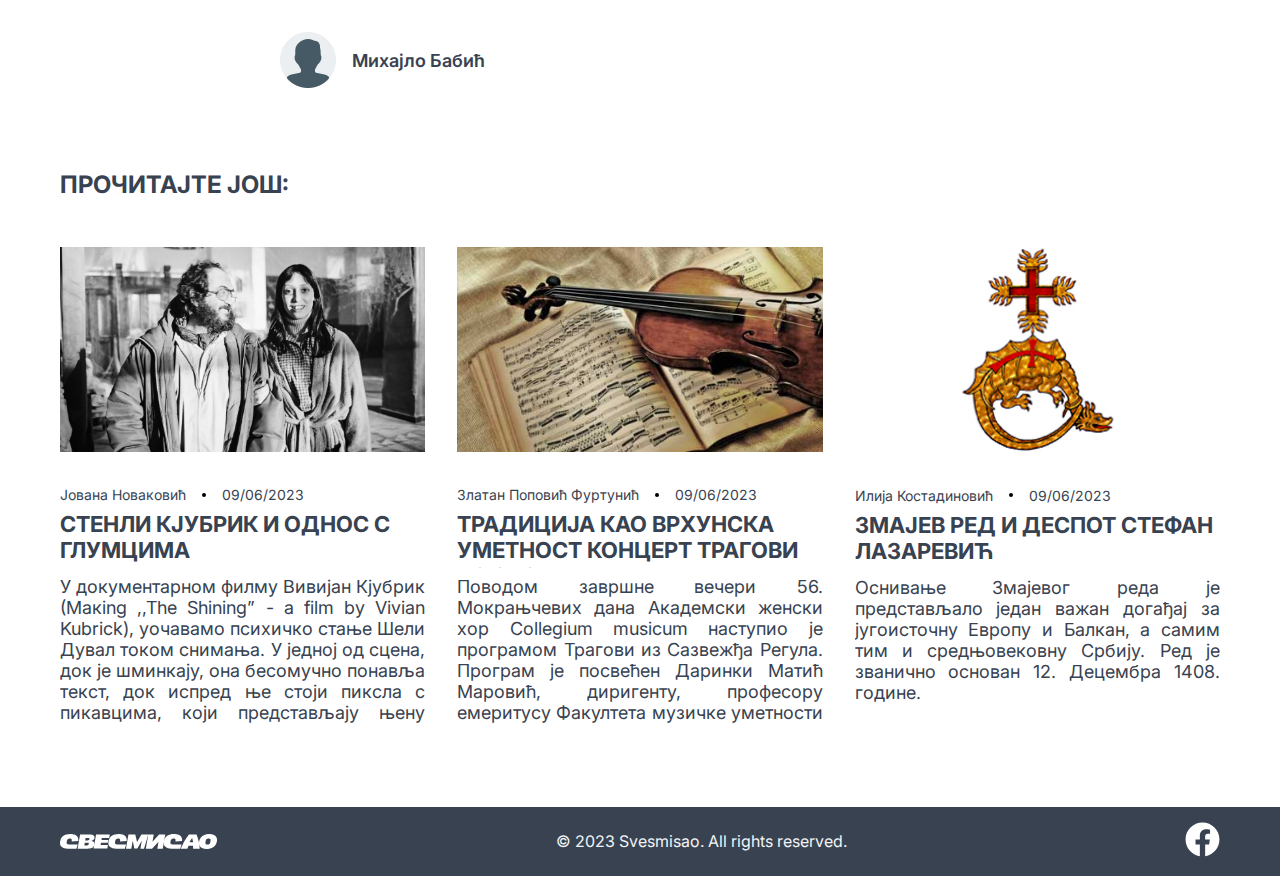
<file: articles/ban_kulin.html>
<!DOCTYPE html>
<html lang="sr-RS">
  <head>
    <meta charset="UTF-8" />
    <meta http-equiv="X-UA-Compatible" content="IE=edge" />
    <meta
      name="description"
      content=",,Од Кулина бана, и добријех дана“ и ,,Кад је Куљен по свету ходио“.
    Са изузетком једног војног похода којег је против Византије водио
    1183, Босна је његову владавину провела у миру."
    />
    <link rel="icon" href="../images/favIcon.png" />
    <link rel="apple-touch-icon" href="../images/apple-touch-icon.png" />
    <link rel="manifest" href="../manifest.webmanifest" />
    <meta name="viewport" content="width=device-width, initial-scale=1.0" />
    <title>СВЕСМИСАО - БАН КУЛИН</title>
    <link
      href="https://fonts.googleapis.com/css2?family=Inter:wght@400;500;600;700&display=swap"
      rel="stylesheet"
    />
    <link rel="stylesheet" href="..//style/style.css" />
    <link rel="stylesheet" href="../style/article_css.css" />
    <link rel="stylesheet" href="../style/queries.css" />
  </head>
  <body>
    <div class="nav--container">
      <header>
        <img src="../images/SS_logo.svg" alt="Organization logo" />
        <div class="header-links">
          <nav>
            <a class="category" href="../o-nama.html">О нама</a>
            <a class="category" href="../index.html">Почетна</a>
          </nav>
          <nav class="categories__header">
            <div class="category">
              <a href="../categories/drustvo.html">Друштво</a>
            </div>
            <div class="category">
              <a href="../categories/kultura.html">Култура</a>
            </div>
            <div class="category">
              <a href="../categories/knjizevnost.html">Књижевност</a>
              <div class="subcategories">
                <a href="../categories/knjizevnost.html">Поезија</a>
                <a href="../categories/knjizevnost.html">Проза</a>
              </div>
            </div>
          </nav>
        </div>
        <div class="hamburger-menu">
          <button class="toggle-menu">
            <img src="../images/hamMenu.svg" alt="Open menu button" />
          </button>
        </div>
      </header>
    </div>
    <article>
      <section class="article--heading">
        <span>Објављено 09/06/2023</span>
        <h1>БАН КУЛИН</h1>
        <p>
          ,,Од Кулина бана, и добријех дана“ и ,,Кад је Куљен по свету ходио“.
          Са изузетком једног војног похода којег је против Византије водио
          1183, Босна је његову владавину провела у миру.
        </p>
        <div class="category--marker">
          <span><a href="../categories/drustvo.html">Друштво</a></span>
        </div>
      </section>

      <section class="article--content">
        <p>
          Који је то чувен бан који до данас се појављује у нашим изрекама? Шта
          знамо о чувеном бану који је био ожењен сестром Стефана Немање,
          Војиславом и био у одличним односима са првим српским краљем Стефаном
          Првовенчаним. Иако веома мало извора имамо, ипак постоје сачуване
          информације о овом веома интересантном српском владару средњег века.
        </p>
        <p>
          <strong>Кулин</strong> је био босански бан који је владао од 1180.
          године до 1204. године. Он је био син првог босанског бана Борића. Са
          изузетком једног војног похода којег је против Византије водио 1183,
          Босна је његову владавину провела у миру.
        </p>

        <p>
          Сама појава титуле бана у Хрватској и Босни може се преписати
          словенско- аварским везама у време сеоба, и остацима Авара међу јужним
          Словенима.
        </p>

        <p>
          Бан Kулин започиње владавину под окриљем византијског цара Манојла I,
          а у изворима се јавља неколико дана пре смрти цара Манојла (1180),
          први пут име му срећемо у акту папиног легата Теобалда, касније се
          наводи као вазал угарског краља.
        </p>
        <p>
          Босна је средином 12. века имала моћног владара и налазила се између
          две моћне државе, Византије и Угарске. Њена територија је обухватала
          велику територију од Дрине до Саве на северу и дуж ње до три
          доњословенске жупаније с којима се граничила негде код Глажа. Према
          југозападу је граница теже да се одреди али се знало да Рама није била
          у саставу Босне. Она је била у 12. веку доста под утицајем Византије
          која је 1154ратовала са Угарком,а 1166 после грађанског рата бан Борић
          се не помиње у изворима више,верује се да је мртав,а Византуја осваја
          Босну која је ушла у царску титулатуру цара Манојла.
        </p>
        <p>
          После смрти цара Манојла, Бан Кулин преллази на страну Угара и 1183
          учествује заједно са њима и Србима у поход на Византију, у изворима се
          спомиње да је нападао област Кучево. Иако је постао угарски вазал,
          Босна је унутар својих граница сачувала самосталност, Са дубровчанима
          је створио одличан однос, и они су у босанској држави имали посебне
          привилегије, обавезао се да ће да штити њихове трговце, да ће давати
          савет и помоћ трговцима дозвољавати слободу кретања, и да неће узимати
          никакве дажбине осим онога „што им они од своје воље дју на поклон“.
        </p>
        <p>
          Он је сачинио повељу која је написана 29. августа 1189.кнезу Крвашу и
          свим дубровачким грађанима на српскословенском народном језику и на
          ћириличном писму , овај документ је не само најстарији досад пронађени
          очувани државни документ написан на српском народном језику, него је
          Повеља босанског бана Кулина и најстарији државни документ код свих
          јужнословенских народа и држава. У њој се наводе границе од Дрине до
          Саве на северу па до Уне на западу и сл. У његовој повељи су
          дефинисане границе Босне и, исто тако, наводи се да Босна има свога
          владара, престо, односно своју власт и да је то једна уређена земља. У
          писму помиње српску Босну: „regnum Servilie, quod est Bosna“ (српска
          краљевина која је Босна).
        </p>
        <p>
          Био је у добрим односима са Србијом, са владачком породицом је и био у
          родбинским везама. Његова сестра је била удата за хумског кнеза
          Мирослава, брата Стефана Немање, када је Мирослав умро она се вратила
          у Босну. Са наследницима Немање било је несугласица. Крајем 1199.
          жупан Вукан који је тада био владар Зете га је денунцирао код папе
          Иноћентија III и оптужио за јерес и да прикрива јеретике. У Риму су и
          од других страна стизале сличне оптужбе. Папа одлучује да интервенише
          и шаље Угарском краљу Емерику 1200. год. захтев да присили бана да
          протера јеретике из државе, Кулин се правдао да они нису јеретици већ
          правоверни хришћани верни папи.Такође он преузима иницијатива и шаље
          посланике папи,међу којима су били и оптужени јеретици да реше
          спор,међу њима, и да траже легата који ће цео случај да испита.
        </p>
        <p>
          1202. жупан Вукан протерава свога брата Стефана из државе и бан Кулин
          улази у сукоб са њим и пљачка му пограничне територије. Овим чином је
          ушао и у сукоб са Угарима, пошто је Вукан био њихов вазал. Папа је
          одлучио да пошаље свога легата Ивана Казамариса да среди несугласице.
          Он је средио црквене прилике у Босни, изјавом босанских хришћана датом
          на Билином Пољу 8. априла 1203. где се декларишу за приврженост
          католичкој цркви и где се одричу јереси. Казамари је успео да изглади
          сукоб између Босне и Угарске. Полазећи из Босне он је повео са собом
          бановог сина и два истакнута „крстјана“. Пред угарским краљем су
          прегледана и потврђена документа настала радом папског легата у Босни,
          а банов син се заклео угарском краљу на верност и надокнаду штете од
          1000 марака уколико се у Босни буду трпели јеретици.
        </p>
        <p>
          Што се тиче нароног предања бан Кулин је остао запамћен као добар
          владар у чије време је владало мир и благостање, на свој начин „златно
          доба“. За његово време се такође везује и постанак рударства у Босни
          (изградња утврђења Дубровник). Предање га је такође славило као
          оснивача снажне, велике државе и угледне династије Кулинића.
        </p>

        <p>
          Бан Кулин улази у пословице и свакодневни говор обичног народа, као и
          у књижевности. Помињу га многи писци народних песама и прича. Код нас
          су познате изрека као нпр. “Oд Кулина бана, и добријех дана“, “Кад је
          Куљен по свету ходио“.
        </p>

        <p>
          Постављамо питање зашто је бан Кули оволико слављен и зашто је ушао у
          предање а не нпр. Твртко I Котроманић. Зна се да је у то време Босна
          била притиснута између два царства и да се на њој вршио притисак због
          богумилства, тако да нема говора о благостању по коме би се тако дуго
          памтили добри дани из прошлости. Ниједно друштво у то време није
          створено на задовољство ширих слојева, а опет се прижељкује његово
          доба као доба благостања. Мада се зна да је услед одличних односа које
          је имао са Дубровчанима којима је дао велике привилегије.У том граду
          су настале прве изреке о бану као доброчинитељу и добротвору.
        </p>
      </section>
      <section class="article--content">
        <ol>
          <li>
            С. Ћирковић, <cite>Један прилог о бану Кулину</cite> , ИЧ 9-10
            (1959) 71-77
          </li>
          <li>
            С. Ћирковић, <cite>Историја средњовековне босанске државе</cite> ,
            Београд 1964, 26-49;
          </li>
          <li>
            <cite>
              Босна и Византија, Осамсто година повеље босанског бана Кулина
              1189-1989</cite
            >, Посебна издања АНУБиХ ХС, Одјељење друштвених наука 23, Сарајево
            1989, 23-35;
          </li>
          <li>
            Р. Михаљчић,
            <cite> Историјска подлога изреке ,,Од Кулина бана“</cite> Историјски
            гласник 1-2 (1992) 7-13;
          </li>
        </ol>
      </section>
      <div class="article--content">
        <div class="avatar--author">
          <div>
            <img src="../images/avatar.png" alt="" />
          </div>
          <div>
            <div class="article--author">Михајло Бабић</div>
            <!-- <div class="author--role">Glavni urednik</div> -->
          </div>
          <!-- <div class="social--media">FB</div> -->
        </div>
      </div>
    </article>
    <div class="related--articles">
      <h2 class="read-also-heading">ПРОЧИТАЈТЕ ЈОШ:</h2>
      <div class="sugested--articles"></div>
    </div>
    <footer>
      <div class="trade-mark-and-social-media">
        <img src="../images/ss_logo_white.svg" alt="Organization logo" />
        <span>&copy 2023 Svesmisao. All rights reserved.</span>
        <span>
          <a href="https://www.facebook.com/groups/736148828238290">
            <img
              class="facebook-img"
              src="../images/facebook-icon.svg"
              alt="facebook logo"
            /> </a
        ></span>
      </div>
    </footer>
    <div class="menu-modal hidden">
      <div class="close-btn">
        <button class="toggle-menu">
          <img src="../images/closeIcon.svg" alt="Close menu button" />
        </button>
      </div>
      <div class="center-content">
        <div class="hamburger-menu-categories">
          <a href="../o-nama.html">О нама</a>
          <a href="../index.html">Почетна</a>
          <a href="../categories/drustvo.html">Друштво</a>
          <a href="../categories/kultura.html">Култура</a>
          <a href="../categories/knjizevnost.html">Књижевност</a>
        </div>
      </div>
    </div>
  </body>
  <script type="module" src="../js/suggestedArticles.js"></script>
  <script src="../js/hamManuLogic.js"></script>
</html>
</file>
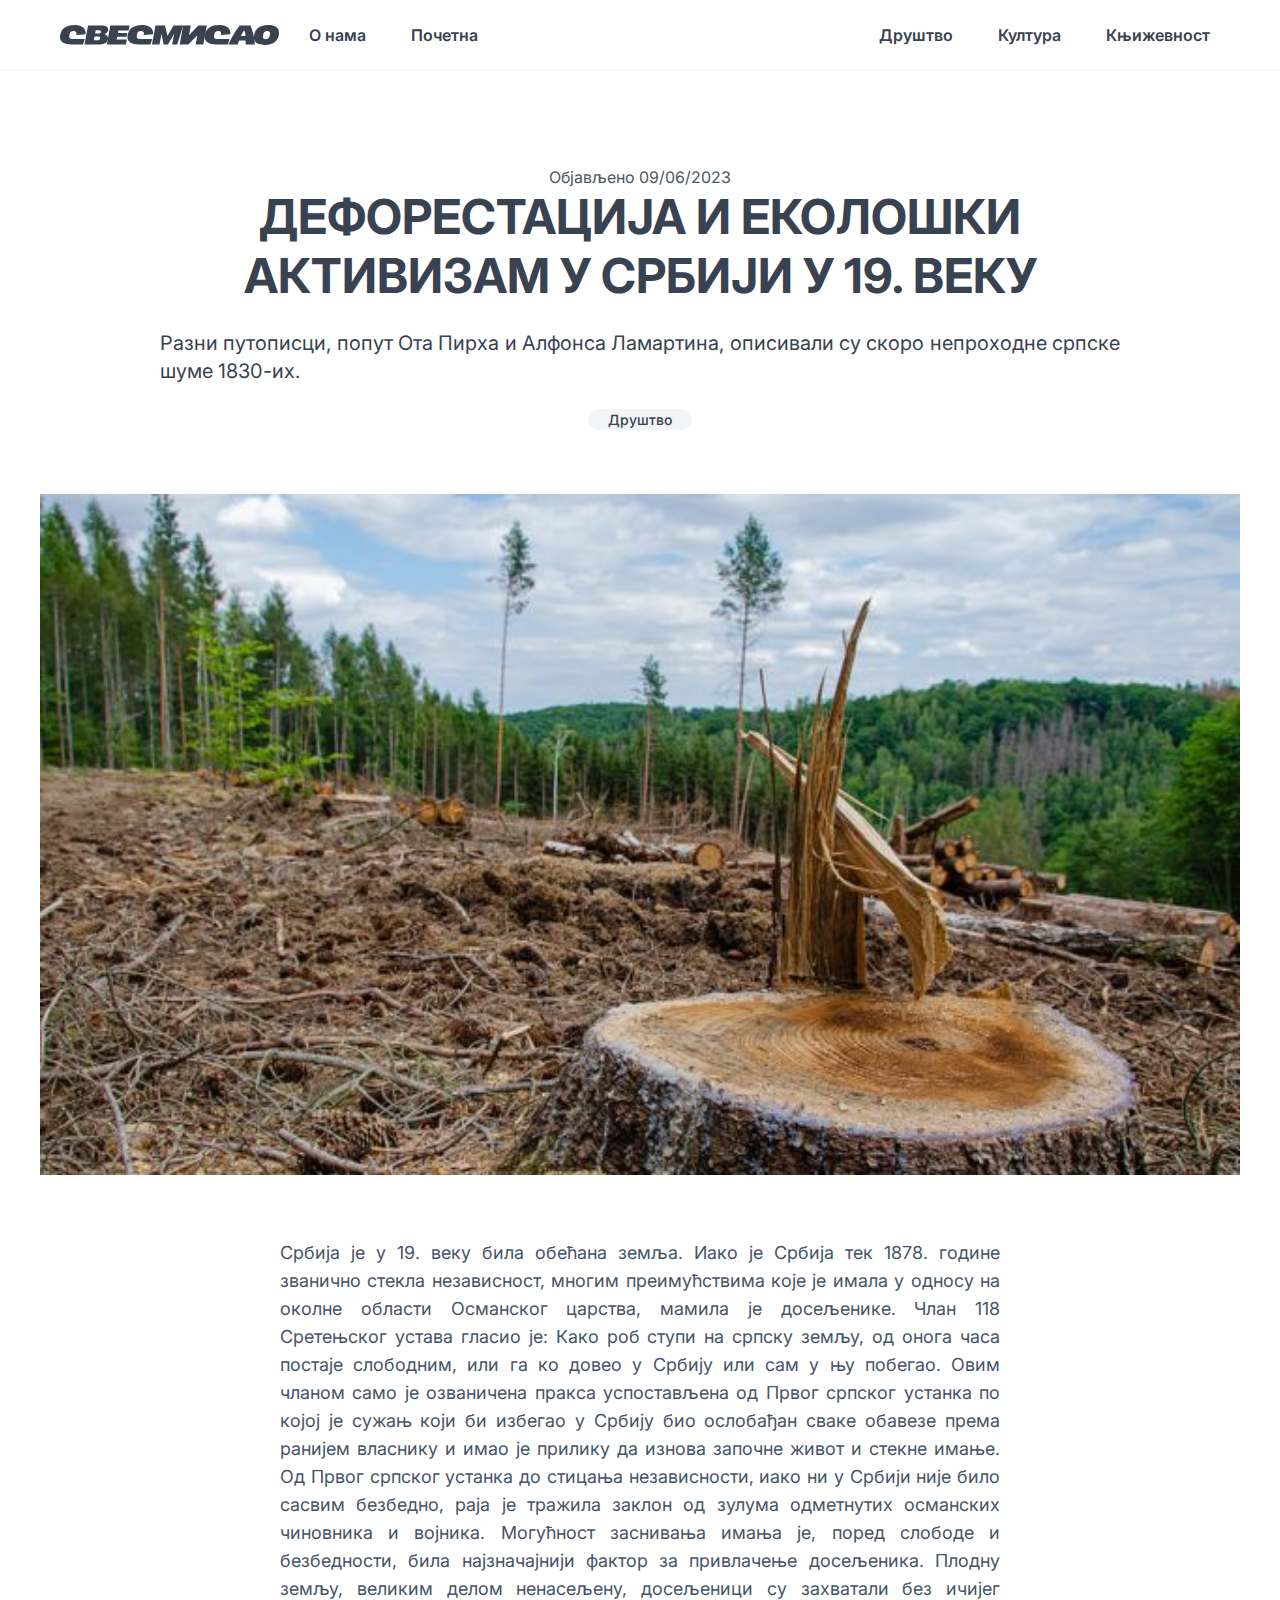
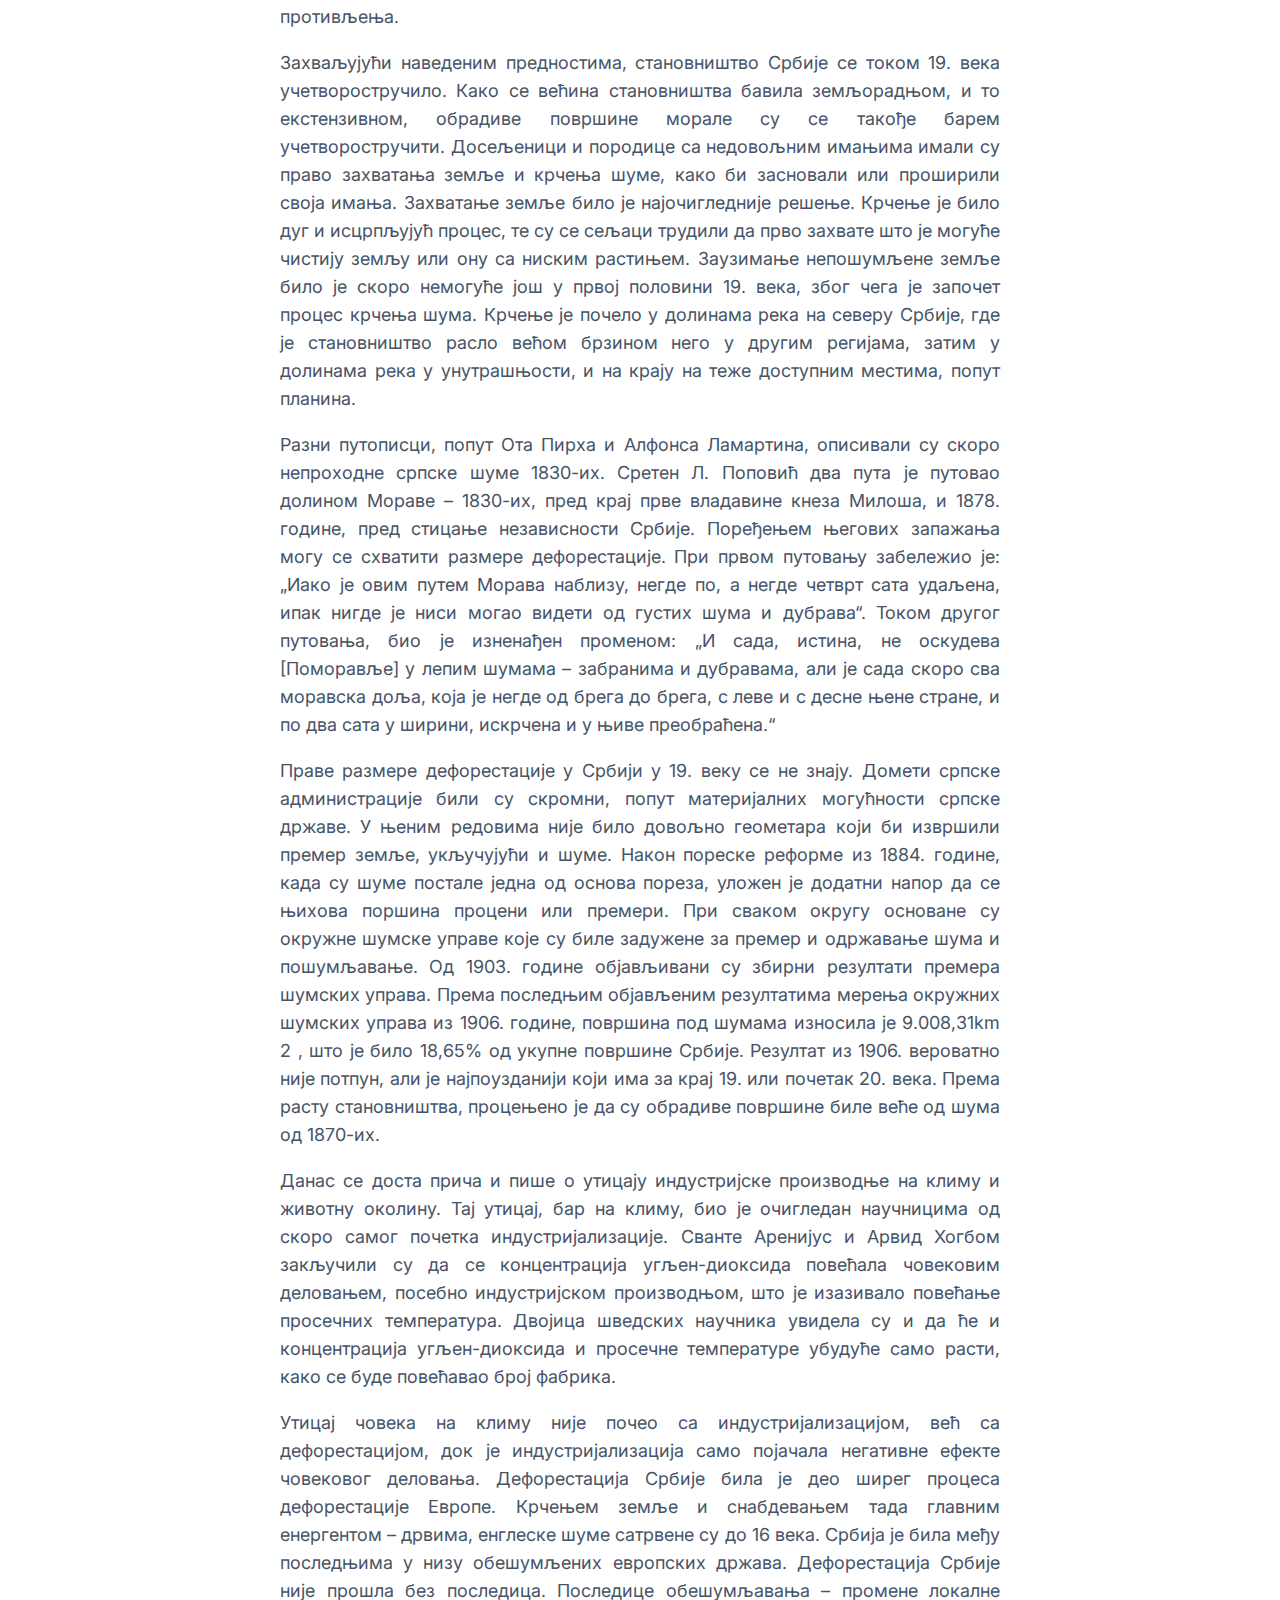
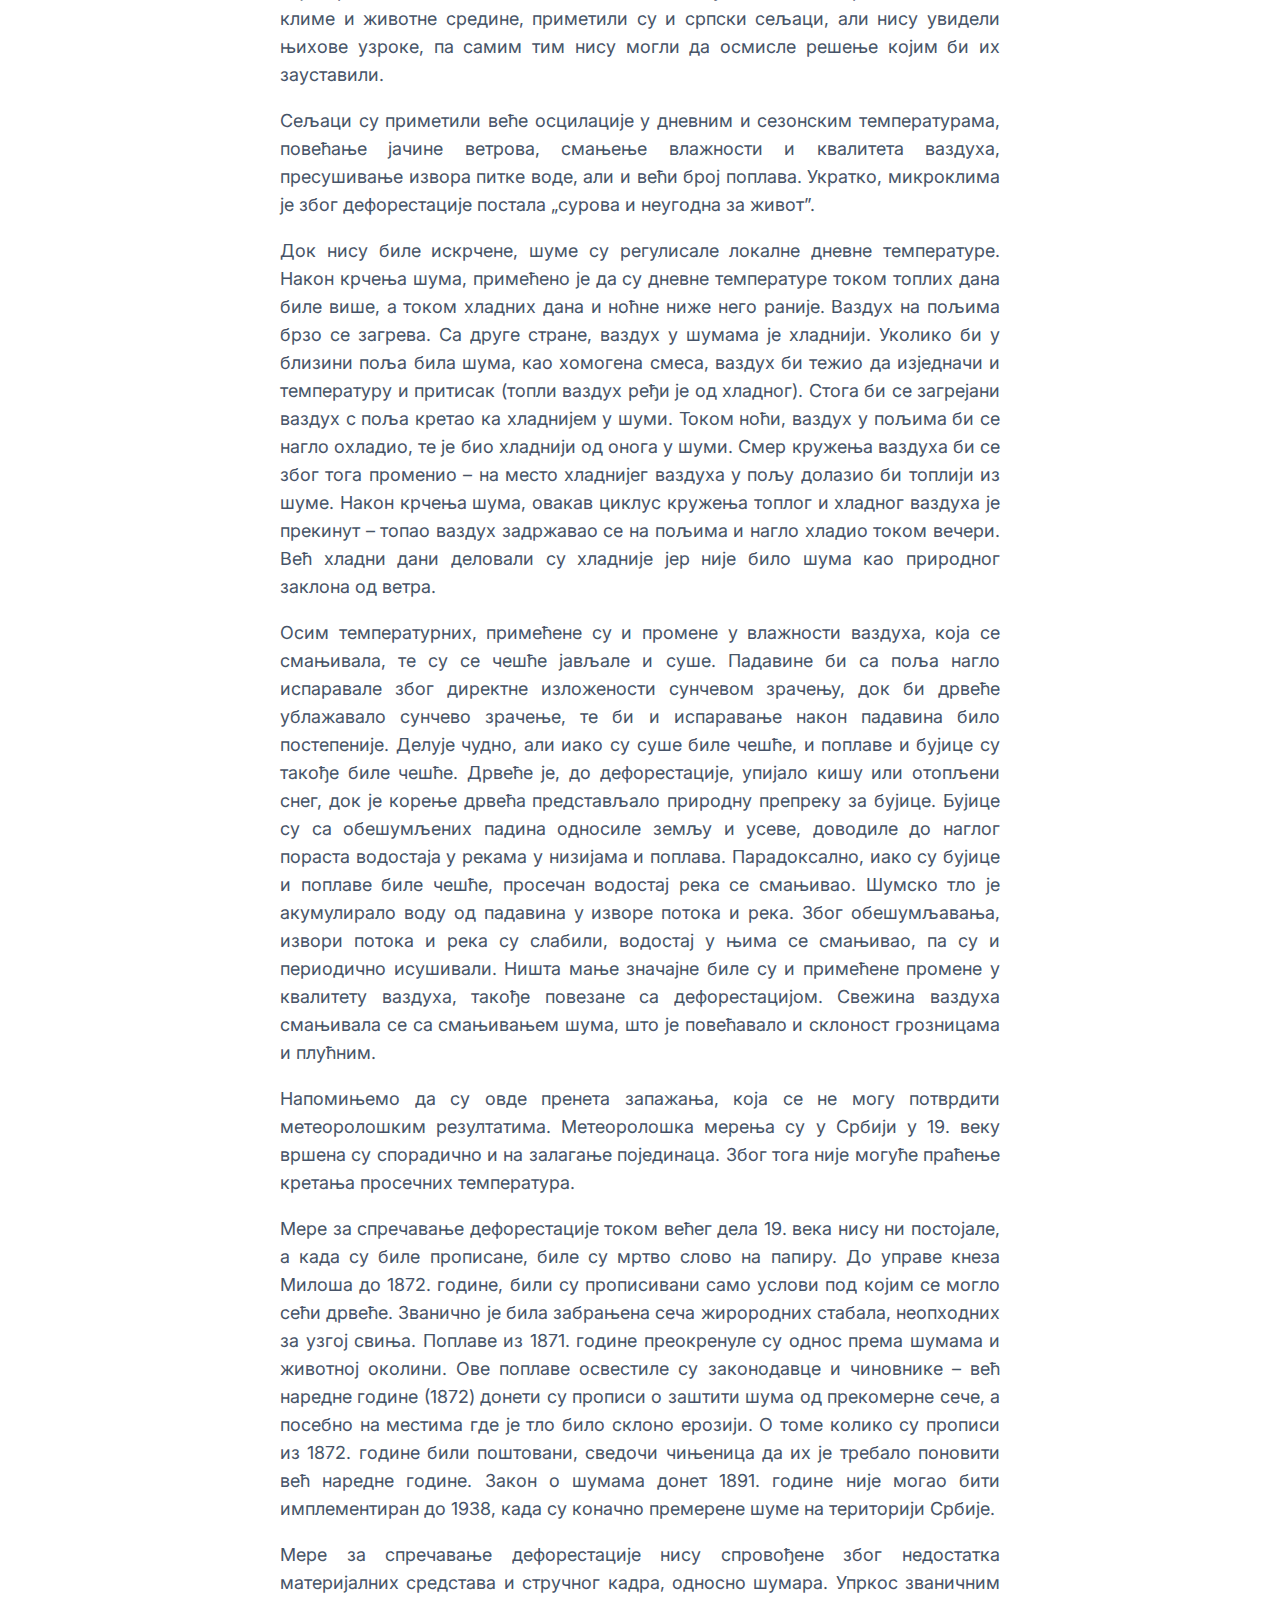
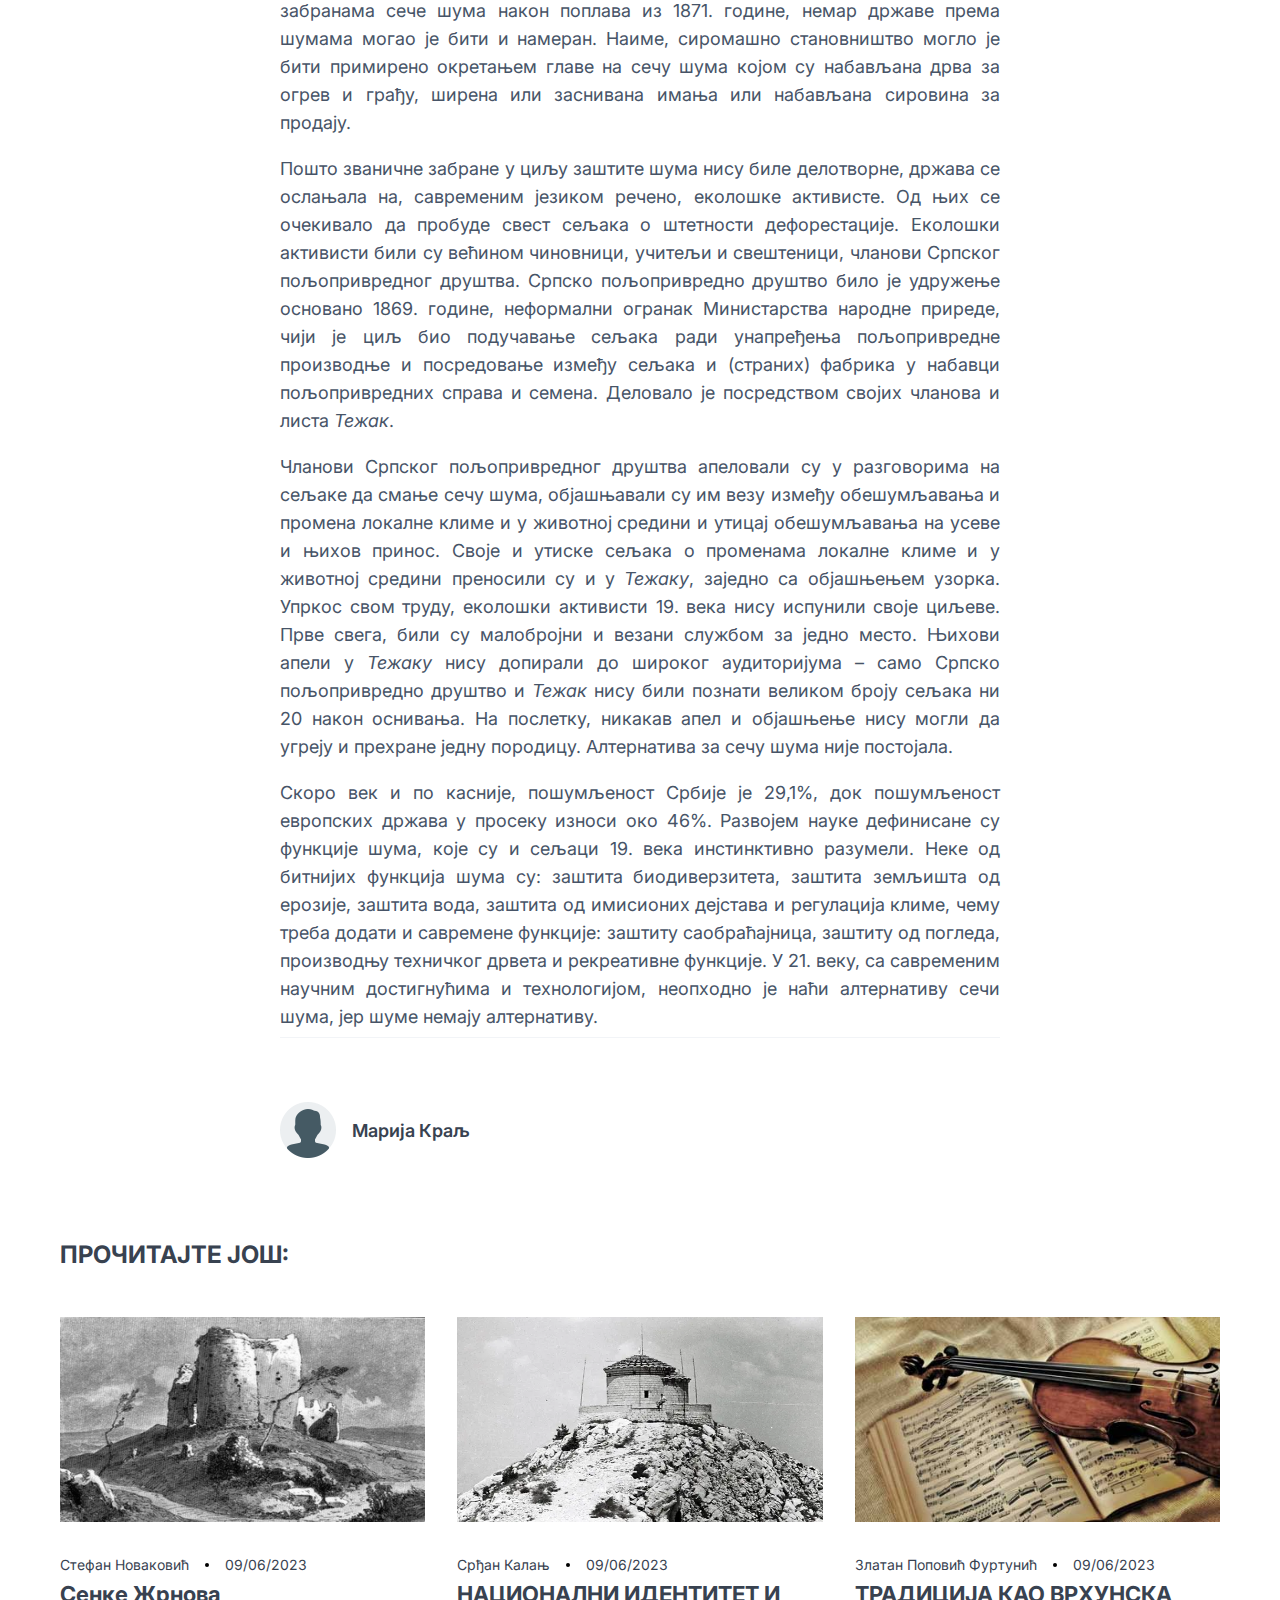
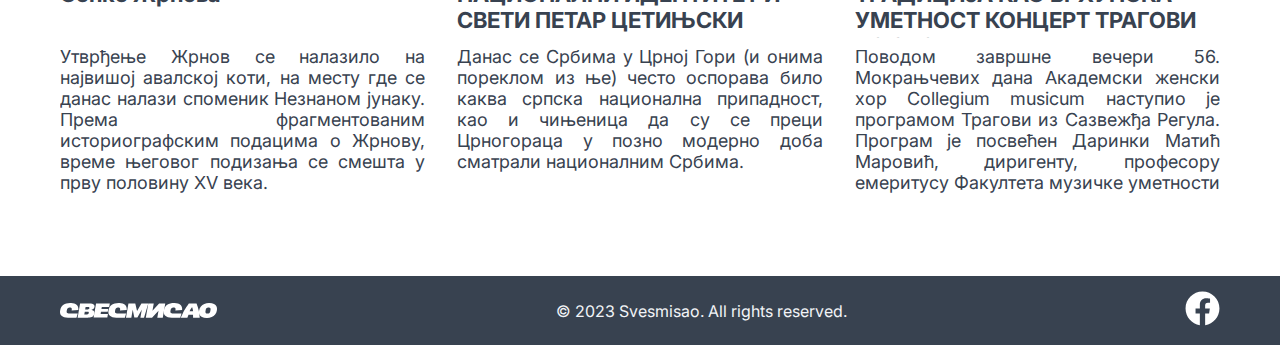
<file: articles/deforestacija_i_ekoloski_aktivizam_u_srbiji_u_19_veku.html>
<!DOCTYPE html>
<html lang="sr-RS">
  <head>
    <meta charset="UTF-8" />
    <meta http-equiv="X-UA-Compatible" content="IE=edge" />
    <meta name="viewport" content="width=device-width, initial-scale=1.0" />
    <meta
      name="description"
      content="Разни путописци, попут Ота Пирха и Алфонса Ламартина, описивали су
    скоро непроходне српске шуме 1830-их."
    />
    <link rel="icon" href="../images/favIcon.png" />
    <link rel="apple-touch-icon" href="../images/apple-touch-icon.png" />
    <link rel="manifest" href="../manifest.webmanifest" />

    <title>
      СВЕСМИСАО-ДЕФОРЕСТАЦИЈА И ЕКОЛОШКИ АКТИВИЗАМ У СРБИЈИ У 19. ВЕКУ
    </title>
    <link
      href="https://fonts.googleapis.com/css2?family=Inter:wght@400;500;600;700&display=swap"
      rel="stylesheet"
    />
    <link rel="stylesheet" href="..//style/style.css" />
    <link rel="stylesheet" href="../style/article_css.css" />
    <link rel="stylesheet" href="../style/queries.css" />
  </head>
  <body>
    <div class="nav--container">
      <header>
        <img src="../images/SS_logo.svg" alt="Organization logo" />
        <div class="header-links">
          <nav>
            <a class="category" href="../o-nama.html">О нама</a>
            <a class="category" href="../index.html">Почетна</a>
          </nav>
          <nav class="categories__header">
            <div class="category">
              <a href="../categories/drustvo.html">Друштво</a>
            </div>
            <div class="category">
              <a href="../categories/kultura.html">Култура</a>
            </div>
            <div class="category">
              <a href="../categories/knjizevnost.html">Књижевност</a>
              <div class="subcategories">
                <a href="../categories/knjizevnost.html">Поезија</a>
                <a href="../categories/knjizevnost.html">Проза</a>
              </div>
            </div>
          </nav>
        </div>
        <div class="hamburger-menu">
          <button class="toggle-menu">
            <img src="../images/hamMenu.svg" alt="Open menu button" />
          </button>
        </div>
      </header>
    </div>
    <article>
      <section class="article--heading">
        <span>Објављено 09/06/2023</span>
        <h1>ДЕФОРЕСТАЦИЈА И ЕКОЛОШКИ АКТИВИЗАМ У СРБИЈИ У 19. ВЕКУ</h1>
        <p>
          Разни путописци, попут Ота Пирха и Алфонса Ламартина, описивали су
          скоро непроходне српске шуме 1830-их.
        </p>
        <div class="category--marker">
          <span><a href="../categories/drustvo.html">Друштво</a></span>
        </div>
      </section>
      <img
        class="featured--img"
        src="../images/deforestacija_i_ekoloski_aktivizam_u_srbiji_MarijaKralj.jpg"
        alt="Посечена шума"
      />
      <section class="article--content">
        <p>
          Србија је у 19. веку била обећана земља. Иако је Србија тек 1878.
          године званично стекла независност, многим преимућствима које је имала
          у односу на околне области Османског царства, мамила је досељенике.
          Члан 118 Сретењског устава гласио је: Како роб ступи на српску земљу,
          од онога часа постаје слободним, или га ко довео у Србију или сам у њу
          побегао. Овим чланом само је озваничена пракса успостављена од Првог
          српског устанка по којој је сужањ који би избегао у Србију био
          ослобађан сваке обавезе према ранијем власнику и имао је прилику да
          изнова започне живот и стекне имање. Од Првог српског устанка до
          стицања независности, иако ни у Србији није било сасвим безбедно, раја
          је тражила заклон од зулума одметнутих османских чиновника и војника.
          Могућност заснивања имања је, поред слободе и безбедности, била
          најзначајнији фактор за привлачење досељеника. Плодну земљу, великим
          делом ненасељену, досељеници су захватали без ичијег противљења.
        </p>
        <p>
          Захваљујући наведеним предностима, становништво Србије се током 19.
          века учетворостручило. Како се већина становништва бавила земљорадњом,
          и то екстензивном, обрадиве површине морале су се такође барем
          учетворостручити. Досељеници и породице са недовољним имањима имали су
          право захватања земље и крчења шуме, како би засновали или проширили
          своја имања. Захватање земље било је најочигледније решење. Крчење је
          било дуг и исцрпљујућ процес, те су се сељаци трудили да прво захвате
          што је могуће чистију земљу или ону са ниским растињем. Заузимање
          непошумљене земље било је скоро немогуће још у првој половини 19.
          века, због чега је започет процес крчења шума. Крчење је почело у
          долинама река на северу Србије, где је становништво расло већом
          брзином него у другим регијама, затим у долинама река у унутрашњости,
          и на крају на теже доступним местима, попут планина.
        </p>
        <!-- <img src="../images/article_sample_img__2.png" alt="" /> -->
        <p>
          Разни путописци, попут Ота Пирха и Алфонса Ламартина, описивали су
          скоро непроходне српске шуме 1830-их. Сретен Л. Поповић два пута је
          путовао долином Мораве – 1830-их, пред крај прве владавине кнеза
          Милоша, и 1878. године, пред стицање независности Србије. Поређењем
          његових запажања могу се схватити размере дефорестације. При првом
          путовању забележио је: „Иако је овим путем Морава наблизу, негде по, а
          негде четврт сата удаљена, ипак нигде је ниси могао видети од густих
          шума и дубрава“. Током другог путовања, био је изненађен променом: „И
          сада, истина, не оскудева [Поморавље] у лепим шумама – забранима и
          дубравама, али је сада скоро сва моравска доља, која је негде од брега
          до брега, с леве и с десне њене стране, и по два сата у ширини,
          искрчена и у њиве преобраћена.“
        </p>

        <p>
          Праве размере дефорестације у Србији у 19. веку се не знају. Домети
          српске администрације били су скромни, попут материјалних могућности
          српске државе. У њеним редовима није било довољно геометара који би
          извршили премер земље, укључујући и шуме. Након пореске реформе из
          1884. године, када су шуме постале једна од основа пореза, уложен је
          додатни напор да се њихова поршина процени или премери. При сваком
          округу основане су окружне шумске управе које су биле задужене за
          премер и одржавање шума и пошумљавање. Од 1903. године објављивани су
          збирни резултати премера шумских управа. Према последњим објављеним
          резултатима мерења окружних шумских управа из 1906. године, површина
          под шумама износила је 9.008,31km 2 , што је било 18,65% од укупне
          површине Србије. Резултат из 1906. вероватно није потпун, али је
          најпоузданији који има за крај 19. или почетак 20. века. Према расту
          становништва, процењено је да су обрадиве површине биле веће од шума
          од 1870-их.
        </p>
        <p>
          Данас се доста прича и пише о утицају индустријске производње на климу
          и животну околину. Тај утицај, бар на климу, био је очигледан
          научницима од скоро самог почетка индустријализације. Сванте Аренијус
          и Арвид Хогбом закључили су да се концентрација угљен-диоксида
          повећала човековим деловањем, посебно индустријском производњом, што
          је изазивало повећање просечних температура. Двојица шведских научника
          увидела су и да ће и концентрација угљен-диоксида и просечне
          температуре убудуће само расти, како се буде повећавао број фабрика.
        </p>
        <p>
          Утицај човека на климу није почео са индустријализацијом, већ са
          дефорестацијом, док је индустријализација само појачала негативне
          ефекте човековог деловања. Дефорестација Србије била је део ширег
          процеса дефорестације Европе. Крчењем земље и снабдевањем тада главним
          енергентом – дрвима, енглеске шуме сатрвене су до 16 века. Србија је
          била међу последњима у низу обешумљених европских држава.
          Дефорестација Србије није прошла без последица. Последице обешумљавања
          – промене локалне климе и животне средине, приметили су и српски
          сељаци, али нису увидели њихове узроке, па самим тим нису могли да
          осмисле решење којим би их зауставили.
        </p>
        <p>
          Сељаци су приметили веће осцилације у дневним и сезонским
          температурама, повећање јачине ветрова, смањење влажности и квалитета
          ваздуха, пресушивање извора питке воде, али и већи број поплава.
          Укратко, микроклима је због дефорестације постала „сурова и неугодна
          за живот”.
        </p>
        <p>
          Док нису биле искрчене, шуме су регулисале локалне дневне температуре.
          Након крчења шума, примећено је да су дневне температуре током топлих
          дана биле више, а током хладних дана и ноћне ниже него раније. Ваздух
          на пољимa брзо се загрева. Са друге стране, ваздух у шумама је
          хладнији. Уколико би у близини поља била шума, као хомогена смеса,
          ваздух би тежио да изједначи и температуру и притисак (топли ваздух
          ређи је од хладног). Стога би се загрејани ваздух с поља кретао ка
          хладнијем у шуми. Током ноћи, ваздух у пољима би се нагло охладио, те
          је био хладнији од онога у шуми. Смер кружења ваздуха би се због тога
          променио – на место хладнијег ваздуха у пољу долазио би топлији из
          шуме. Након крчења шума, овакав циклус кружења топлог и хладног
          ваздуха је прекинут – топао ваздух задржавао се на пољима и нагло
          хладио током вечери. Већ хладни дани деловали су хладније јер није
          било шума као природног заклона од ветра.
        </p>
        <p>
          Осим температурних, примећене су и промене у влажности ваздуха, која
          се смањивала, те су се чешће јављале и суше. Падавине би са поља нагло
          испаравале због директне изложености сунчевом зрачењу, док би дрвеће
          ублажавало сунчево зрачење, те би и испаравање након падавина било
          постепеније. Делује чудно, али иако су суше биле чешће, и поплаве и
          бујице су такође биле чешће. Дрвеће је, до дефорестације, упијало кишу
          или отопљени снег, док је корење дрвећа представљало природну препреку
          за бујице. Бујице су са обешумљених падина односиле земљу и усеве,
          доводиле до наглог пораста водостаја у рекама у низијама и поплава.
          Парадоксално, иако су бујице и поплаве биле чешће, просечан водостај
          река се смањивао. Шумско тло је акумулирало воду од падавина у изворе
          потока и река. Због обешумљавања, извори потока и река су слабили,
          водостај у њима се смањивао, па су и периодично исушивали. Ништа мање
          значајне биле су и примећене промене у квалитету ваздуха, такође
          повезане са дефорестацијом. Свежина ваздуха смањивала се са смањивањем
          шума, што је повећавало и склоност грозницама и плућним.
        </p>
        <p>
          Напомињемо да су овде пренета запажања, која се не могу потврдити
          метеоролошким резултатима. Метеоролошка мерења су у Србији у 19. веку
          вршена су спорадично и на залагање појединаца. Због тога није могуће
          праћење кретања просечних температура.
        </p>
        <p>
          Мере за спречавање дефорестације током већег дела 19. века нису ни
          постојале, а када су биле прописане, биле су мртво слово на папиру. До
          управе кнеза Милоша до 1872. године, били су прописивани само услови
          под којим се могло сећи дрвеће. Званично је била забрањена сеча
          жирородних стабала, неопходних за узгој свиња. Поплаве из 1871. године
          преокренуле су однос према шумама и животној околини. Ове поплаве
          освестиле су законодавце и чиновнике – већ наредне године (1872)
          донети су прописи о заштити шума од прекомерне сече, а посебно на
          местима где је тло било склоно ерозији. О томе колико су прописи из
          1872. године били поштовани, сведочи чињеница да их је требало
          поновити већ наредне године. Закон о шумама донет 1891. године није
          могао бити имплементиран до 1938, када су коначно премерене шуме на
          територији Србије.
        </p>
        <p>
          Мере за спречавање дефорестације нису спровођене због недостатка
          материјалних средстава и стручног кадра, односно шумара. Упркос
          званичним забранама сече шума након поплава из 1871. године, немар
          државе према шумама могао је бити и намеран. Наиме, сиромашно
          становништво могло је бити примирено окретањем главе на сечу шума
          којом су набављана дрва за огрев и грађу, ширена или заснивана имања
          или набављана сировина за продају.
        </p>
        <p>
          Пошто званичне забране у циљу заштите шума нису биле делотворне,
          држава се ослањала на, савременим језиком речено, еколошке активисте.
          Од њих се очекивало да пробуде свест сељака о штетности дефорестације.
          Еколошки активисти били су већином чиновници, учитељи и свештеници,
          чланови Српског пољопривредног друштва. Српско пољопривредно друштво
          било је удружење основано 1869. године, неформални огранак
          Министарства народне приреде, чији је циљ био подучавање сељака ради
          унапређења пољопривредне производње и посредовање између сељака и
          (страних) фабрика у набавци пољопривредних справа и семена. Деловало
          је посредством својих чланова и листа <i>Тежак</i>.
        </p>
        <p>
          Чланови Српског пољопривредног друштва апеловали су у разговорима на
          сељаке да смање сечу шума, објашњавали су им везу између обешумљавања
          и промена локалне климе и у животној средини и утицај обешумљавања на
          усеве и њихов принос. Своје и утиске сељака о променама локалне климе
          и у животној средини преносили су и у <i>Тежаку</i>, заједно са
          објашњењем узорка. Упркос свом труду, еколошки активисти 19. века нису
          испунили своје циљеве. Прве свега, били су малобројни и везани службом
          за једно место. Њихови апели у <i>Тежаку</i> нису допирали до широког
          аудиторијума – само Српско пољопривредно друштво и <i>Тежак</i> нису
          били познати великом броју сељака ни 20 након оснивања. На послетку,
          никакав апел и објашњење нису могли да угреју и прехране једну
          породицу. Алтернатива за сечу шума није постојала.
        </p>
        <p>
          Скоро век и по касније, пошумљеност Србије је 29,1%, док пошумљеност
          европских држава у просеку износи око 46%. Развојем науке дефинисане
          су функције шума, које су и сељаци 19. века инстинктивно разумели.
          Неке од битнијих функција шума су: заштита биодиверзитета, заштита
          земљишта од ерозије, заштита вода, заштита од имисионих дејстава и
          регулација климе, чему треба додати и савремене функције: заштиту
          саобраћајница, заштиту од погледа, производњу техничког дрвета и
          рекреативне функције. У 21. веку, са савременим научним достигнућима и
          технологијом, неопходно је наћи алтернативу сечи шума, јер шуме немају
          алтернативу.
        </p>
      </section>

      <div class="article--content">
        <div class="avatar--author">
          <div>
            <img src="../images/avatar.png" alt="" />
          </div>
          <div>
            <div class="article--author">Марија Краљ</div>
          </div>
        </div>
      </div>
    </article>
    <div class="related--articles">
      <h2 class="read-also-heading">ПРОЧИТАЈТЕ ЈОШ:</h2>
      <div class="sugested--articles"></div>
    </div>
    <footer>
      <div class="trade-mark-and-social-media">
        <img src="../images/ss_logo_white.svg" alt="Organization logo" />
        <span>&copy 2023 Svesmisao. All rights reserved.</span>
        <span>
          <a href="https://www.facebook.com/groups/736148828238290">
            <img
              class="facebook-img"
              src="../images/facebook-icon.svg"
              alt="facebook logo"
            /> </a
        ></span>
      </div>
    </footer>
    <div class="menu-modal hidden">
      <div class="close-btn">
        <button class="toggle-menu">
          <img src="../images/closeIcon.svg" alt="Close menu button" />
        </button>
      </div>
      <div class="center-content">
        <div class="hamburger-menu-categories">
          <a href="../o-nama.html">О нама</a>
          <a href="../index.html">Почетна</a>
          <a href="../categories/drustvo.html">Друштво</a>
          <a href="../categories/kultura.html">Култура</a>
          <a href="../categories/knjizevnost.html">Књижевност</a>
        </div>
      </div>
    </div>
  </body>
  <script type="module" src="../js/suggestedArticles.js"></script>
  <script src="../js/hamManuLogic.js"></script>
</html>
</file>
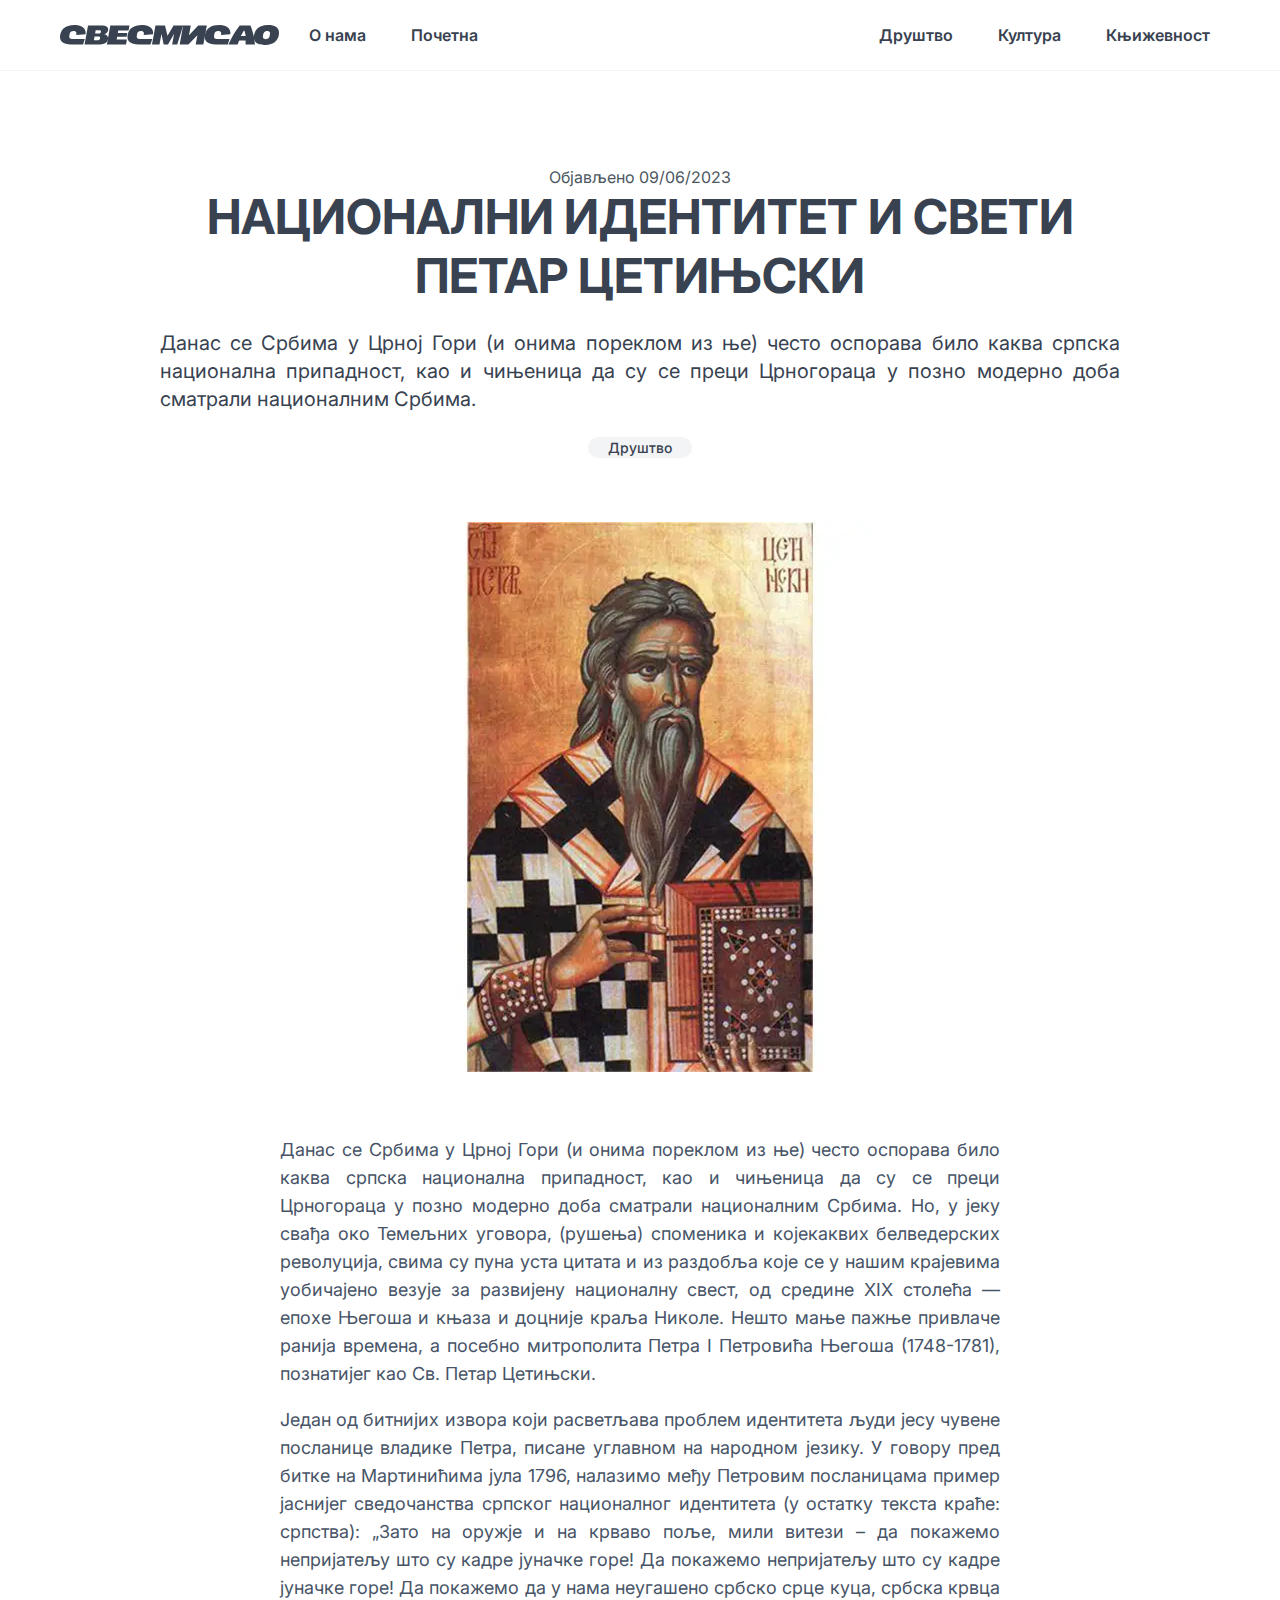
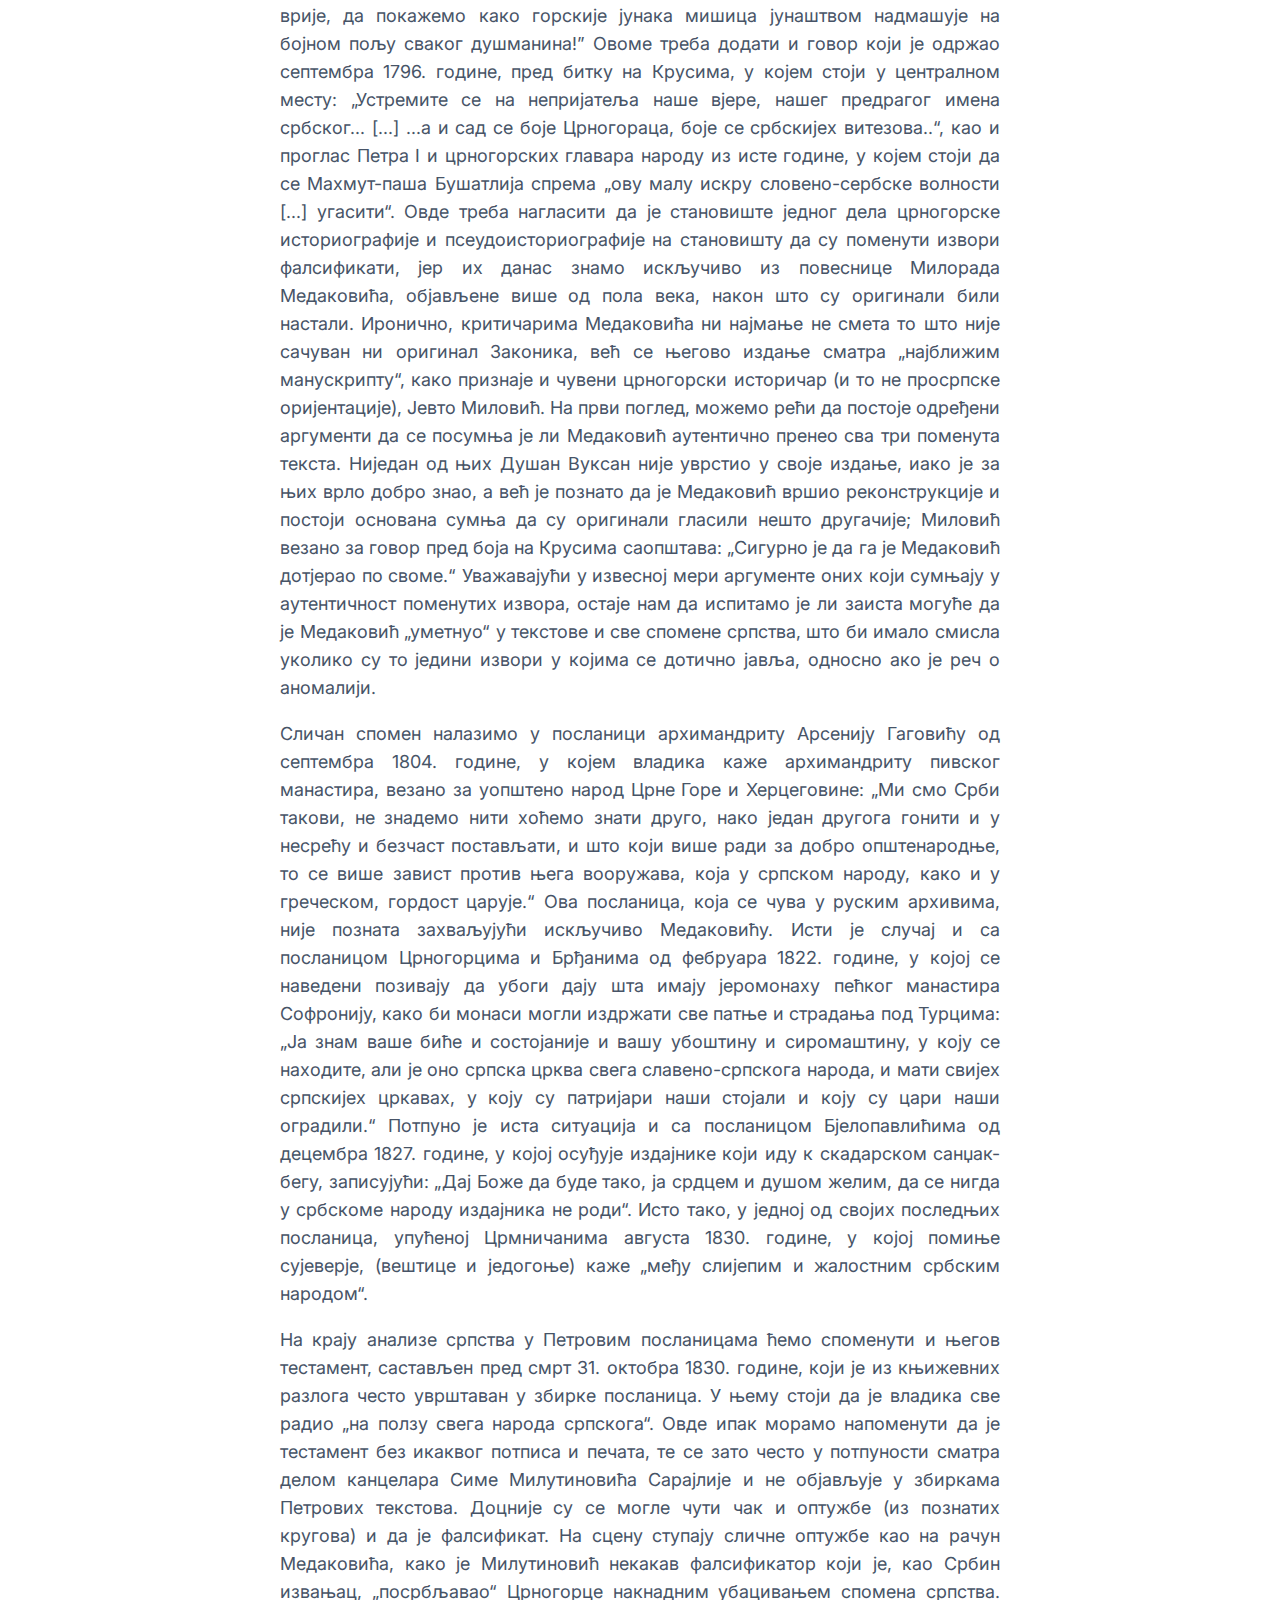
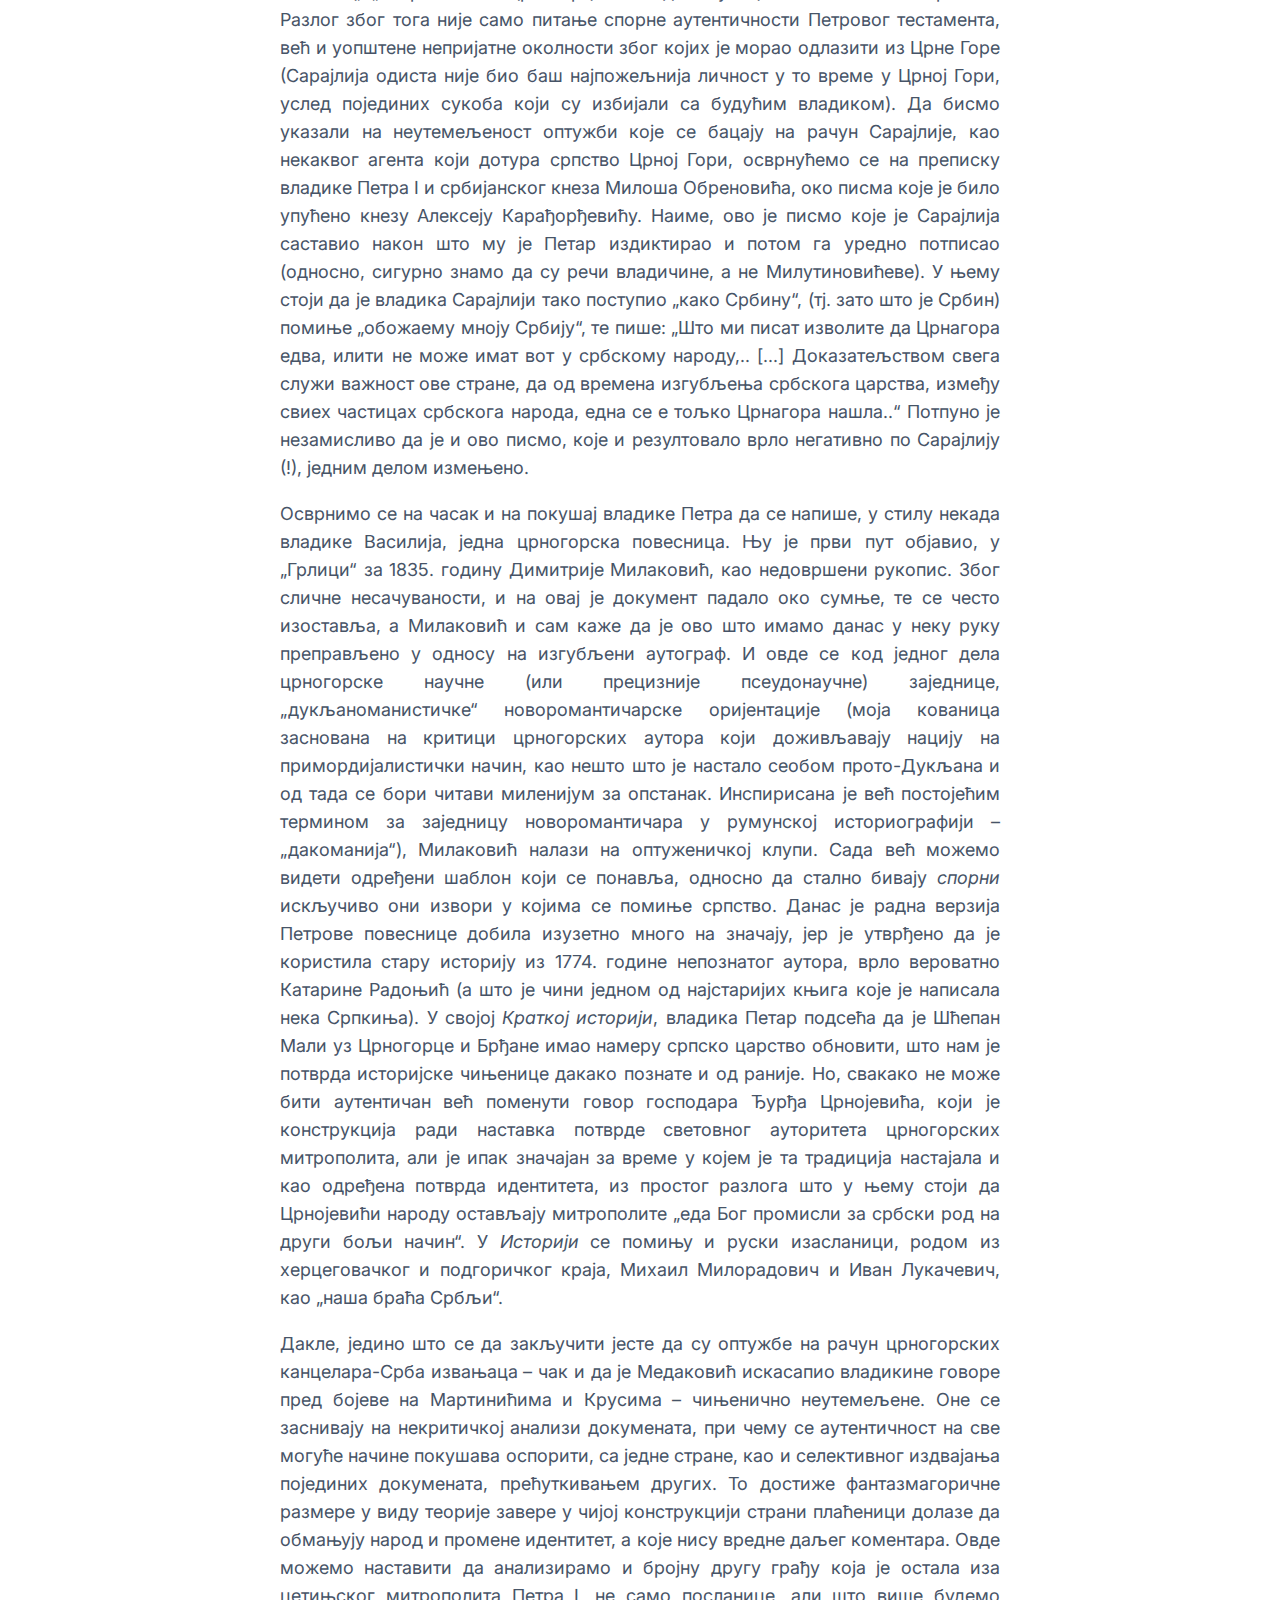
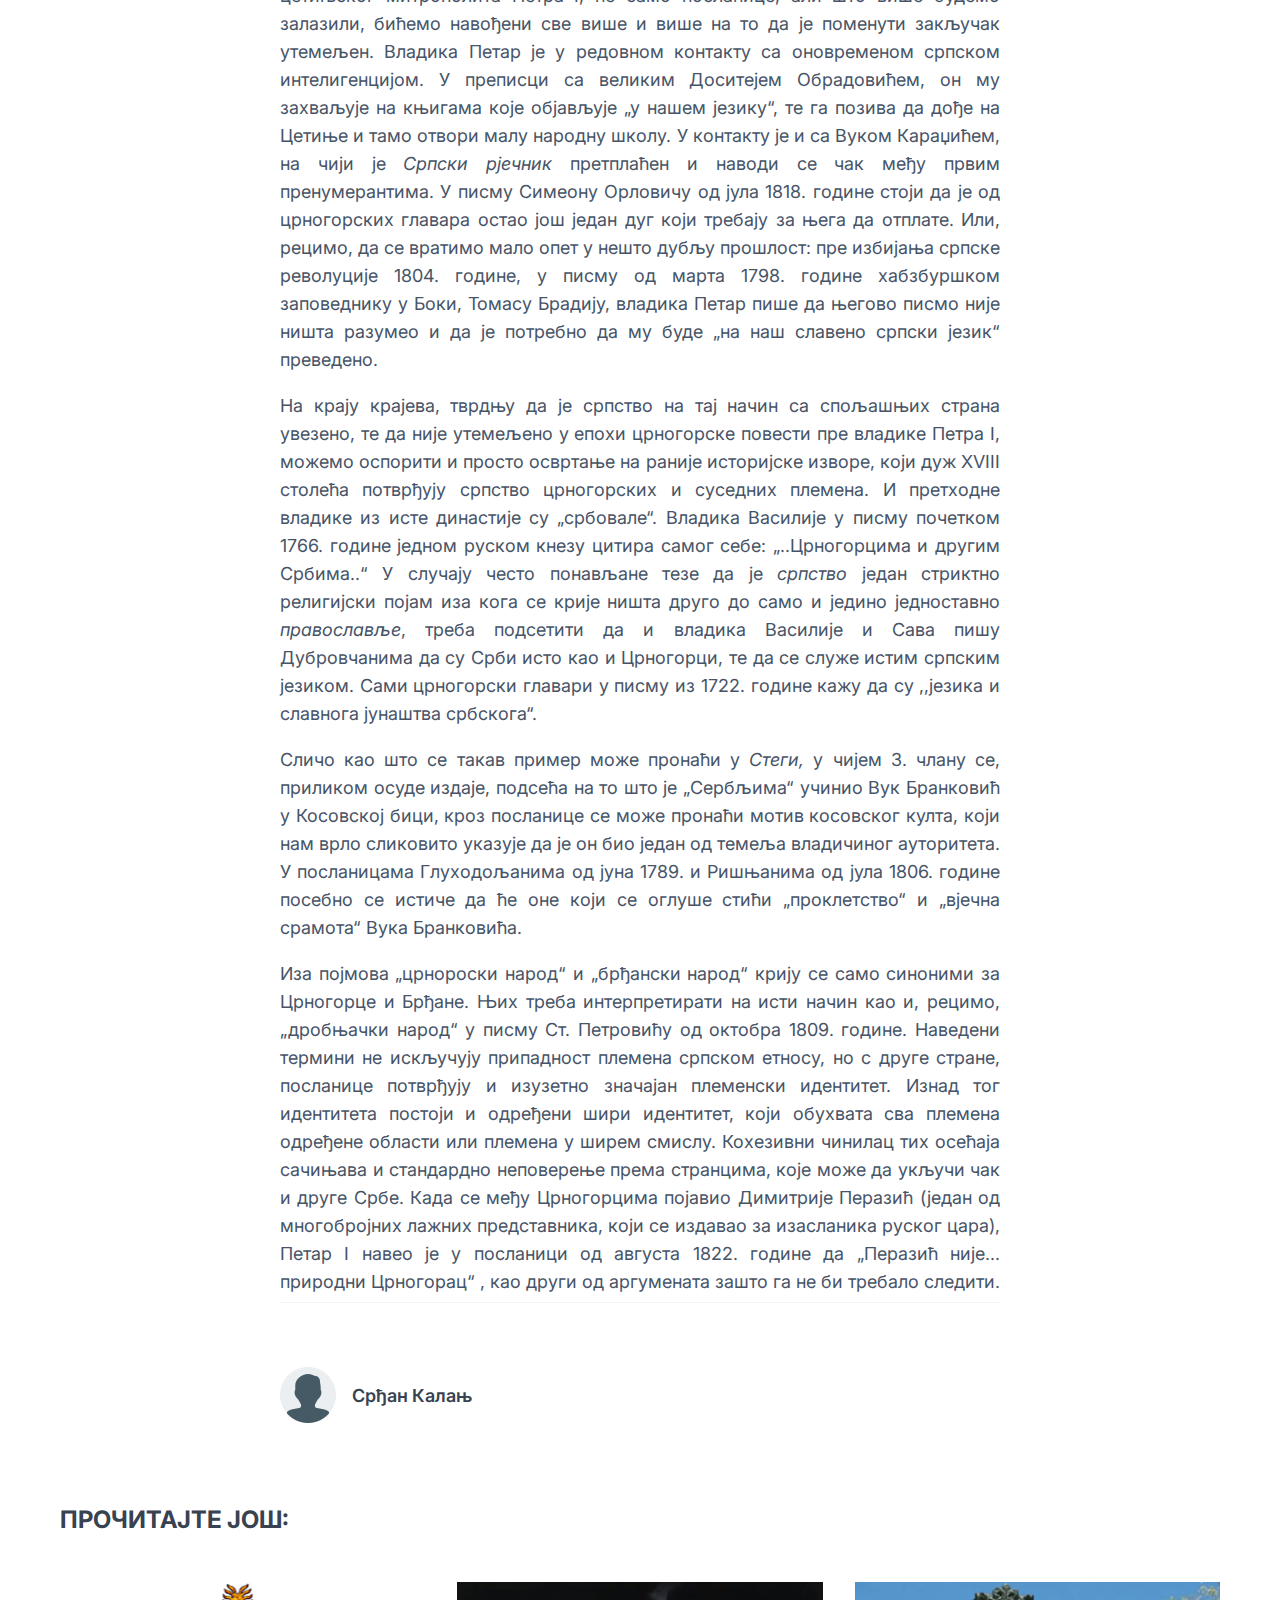
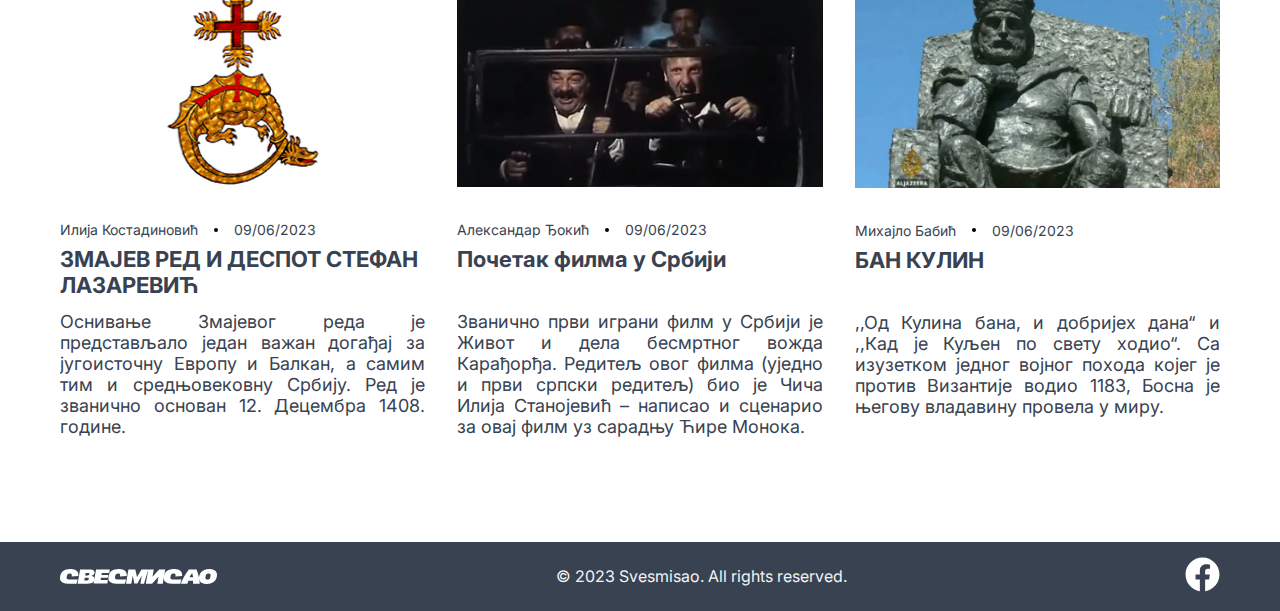
<file: articles/nacionalni_identitet_i_sveti_petar_cetinjski.html>
<!DOCTYPE html>
<html lang="sr-RS">
  <head>
    <meta charset="UTF-8" />
    <meta http-equiv="X-UA-Compatible" content="IE=edge" />
    <meta name="viewport" content="width=device-width, initial-scale=1.0" />
    <meta
      name="description"
      content="Данас се Србима у Црној Гори (и онима пореклом из ње) често оспорава
    било каква српска национална припадност, као и чињеница да су се
    преци Црногораца у позно модерно доба сматрали националним Србима."
    />
    <link rel="icon" href="../images/favIcon.png" />
    <link rel="apple-touch-icon" href="../images/apple-touch-icon.png" />
    <link rel="manifest" href="../manifest.webmanifest" />
    <title>СВЕСМИСАО-НАЦИОНАЛНИ ИДЕНТИТЕТ И СВЕТИ ПЕТАР ЦЕТИЊСКИ</title>
    <link
      href="https://fonts.googleapis.com/css2?family=Inter:wght@400;500;600;700&display=swap"
      rel="stylesheet"
    />
    <link rel="stylesheet" href="..//style/style.css" />
    <link rel="stylesheet" href="../style/article_css.css" />
    <link rel="stylesheet" href="../style/queries.css" />
  </head>
  <body>
    <div class="nav--container">
      <header>
        <img src="../images/SS_logo.svg" alt="Organization logo" />
        <div class="header-links">
          <nav>
            <a class="category" href="../o-nama.html">О нама</a>
            <a class="category" href="/index.html">Почетна</a>
          </nav>
          <nav class="categories__header">
            <div class="category">
              <a href="../categories/drustvo.html">Друштво</a>
            </div>
            <div class="category">
              <a href="../categories/kultura.html">Култура</a>
            </div>
            <div class="category">
              <a href="../categories/knjizevnost.html">Књижевност</a>
              <div class="subcategories">
                <a href="../categories/knjizevnost.html">Поезија</a>
                <a href="../categories/knjizevnost.html">Проза</a>
              </div>
            </div>
          </nav>
        </div>
        <div class="hamburger-menu">
          <button class="toggle-menu">
            <img src="../images/hamMenu.svg" alt="Open menu button" />
          </button>
        </div>
      </header>
    </div>
    <article>
      <section class="article--heading">
        <span>Објављено 09/06/2023</span>
        <h1>НАЦИОНАЛНИ ИДЕНТИТЕТ И СВЕТИ ПЕТАР ЦЕТИЊСКИ</h1>
        <p>
          Данас се Србима у Црној Гори (и онима пореклом из ње) често оспорава
          било каква српска национална припадност, као и чињеница да су се преци
          Црногораца у позно модерно доба сматрали националним Србима.
        </p>
        <div class="category--marker">
          <span><a href="../categories/drustvo.html">Друштво</a></span>
        </div>
      </section>
      <img
        class="featured--img"
        src="../images/sv-petar-cetinjski-wide.webp"
        alt="Sveti Petar Cetinjski"
      />
      <section class="article--content">
        <p>
          Данас се Србима у Црној Гори (и онима пореклом из ње) често оспорава
          било каква српска национална припадност, као и чињеница да су се преци
          Црногораца у позно модерно доба сматрали националним Србима. Но, у
          јеку свађа око Темељних уговора, (рушења) споменика и којекаквих
          белведерских револуција, свима су пуна уста цитата и из раздобља које
          се у нашим крајевима уобичајено везује за развијену националну свест,
          од средине XIX столећа — епохе Његоша и књаза и доцније краља Николе.
          Нешто мање пажње привлаче ранија времена, а посебно митрополита Петра
          I Петровића Његоша (1748-1781), познатијег као Св. Петар Цетињски.
        </p>
        <p>
          Један од битнијих извора који расветљава проблем идентитета људи јесу
          чувене посланице владике Петра, писане углавном на народном језику. У
          говору пред битке на Мартинићима јула 1796, налазимо међу Петровим
          посланицама пример јаснијег сведочанства српског националног
          идентитета (у остатку текста краће: српства): „Зато на оружје и на
          крваво поље, мили витези – да покажемо непријатељу што су кадре
          јуначке горе! Да покажемо непријатељу што су кадре јуначке горе! Да
          покажемо да у нама неугашено србско срце куца, србска крвца врије, да
          покажемо како горскије јунака мишица јунаштвом надмашује на бојном
          пољу сваког душманина!” Овоме треба додати и говор који је одржао
          септембра 1796. године, пред битку на Крусима, у којем стоји у
          централном месту: „Устремите се на непријатеља наше вјере, нашег
          предрагог имена србског... [...] ...а и сад се боје Црногораца, боје
          се србскијех витезова..“, као и проглас Петра I и црногорских главара
          народу из исте године, у којем стоји да се Махмут-паша Бушатлија
          спрема „ову малу искру словено-сербске волности [...] угасити“. Овде
          треба нагласити да је становиште једног дела црногорске историографије
          и псеудоисториографије на становишту да су поменути извори
          фалсификати, јер их данас знамо искључиво из повеснице Милорада
          Медаковића, објављене више од пола века, након што су оригинали били
          настали. Иронично, критичарима Медаковића ни најмање не смета то што
          није сачуван ни оригинал Законика, већ се његово издање сматра
          „најближим манускрипту“, како признаје и чувени црногорски историчар
          (и то не просрпске оријентације), Јевто Миловић. На први поглед,
          можемо рећи да постоје одређени аргументи да се посумња је ли
          Медаковић аутентично пренео сва три поменута текста. Ниједан од њих
          Душан Вуксан није уврстио у своје издање, иако је за њих врло добро
          знао, а већ је познато да је Медаковић вршио реконструкције и постоји
          основана сумња да су оригинали гласили нешто другачије; Миловић везано
          за говор пред боја на Крусима саопштава: „Сигурно је да га је
          Медаковић дотјерао по своме.“ Уважавајући у извесној мери аргументе
          оних који сумњају у аутентичност поменутих извора, остаје нам да
          испитамо је ли заиста могуће да је Медаковић „уметнуо“ у текстове и
          све спомене српства, што би имало смисла уколико су то једини извори у
          којима се дотично јавља, односно ако је реч о аномалији.
        </p>
        <!-- <img src="../images/article_sample_img__2.png" alt="" /> -->
        <p>
          Сличан спомен налазимо у посланици архимандриту Арсенију Гаговићу од
          септембра 1804. године, у којем владика каже архимандриту пивског
          манастира, везано за уопштено народ Црне Горе и Херцеговине: „Ми смо
          Срби такови, не знадемо нити хоћемо знати друго, нако један другога
          гонити и у несрећу и безчаст постављати, и што који више ради за добро
          општенародње, то се више завист против њега вооружава, која у српском
          народу, како и у греческом, гордост царује.“ Ова посланица, која се
          чува у руским архивима, није позната захваљујући искључиво Медаковићу.
          Исти је случај и са посланицом Црногорцима и Брђанима од фебруара
          1822. године, у којој се наведени позивају да убоги дају шта имају
          јеромонаху пећког манастира Софронију, како би монаси могли издржати
          све патње и страдања под Турцима: „Ја знам ваше биће и состојаније и
          вашу убоштину и сиромаштину, у коју се находите, али је оно српска
          црква свега славено-српскога народа, и мати свијех српскијех цркавах,
          у коју су патријари наши стојали и коју су цари наши оградили.“
          Потпуно је иста ситуација и са посланицом Бјелопавлићима од децембра
          1827. године, у којој осуђује издајнике који иду к скадарском
          санџак-бегу, записујући: „Дај Боже да буде тако, ја срдцем и душом
          желим, да се нигда у србскоме народу издајника не роди“. Исто тако, у
          једној од својих последњих посланица, упућеној Црмничанима августа
          1830. године, у којој помиње сујеверје, (вештице и једогоње) каже
          „међу слијепим и жалостним србским народом“.
        </p>

        <p>
          На крају анализе српства у Петровим посланицама ћемо споменути и његов
          тестамент, састављен пред смрт 31. октобра 1830. године, који је из
          књижевних разлога често уврштаван у збирке посланица. У њему стоји да
          је владика све радио „на ползу свега народа српскога“. Овде ипак
          морамо напоменути да је тестамент без икаквог потписа и печата, те се
          зато често у потпуности сматра делом канцелара Симе Милутиновића
          Сарајлије и не објављује у збиркама Петрових текстова. Доцније су се
          могле чути чак и оптужбе (из познатих кругова) и да је фалсификат. На
          сцену ступају сличне оптужбе као на рачун Медаковића, како је
          Милутиновић некакав фалсификатор који је, као Србин извањац,
          „посрбљавао“ Црногорце накнадним убацивањем спомена српства. Разлог
          због тога није само питање спорне аутентичности Петровог тестамента,
          већ и уопштене непријатне околности због којих је морао одлазити из
          Црне Горе (Сарајлија одиста није био баш најпожељнија личност у то
          време у Црној Гори, услед појединих сукоба који су избијали са будућим
          владиком). Да бисмо указали на неутемељеност оптужби које се бацају на
          рачун Сарајлије, као некаквог агента који дотура српство Црној Гори,
          осврнућемо се на преписку владике Петра I и србијанског кнеза Милоша
          Обреновића, око писма које је било упућено кнезу Алексеју
          Карађорђевићу. Наиме, ово је писмо које је Сарајлија саставио након
          што му је Петар издиктирао и потом га уредно потписао (односно,
          сигурно знамо да су речи владичине, а не Милутиновићеве). У њему стоји
          да је владика Сарајлији тако поступио „како Србину“, (тј. зато што је
          Србин) помиње „обожаему мноју Србију“, те пише: „Што ми писат изволите
          да Црнагора едва, илити не може имат вот у србскому народу,.. [...]
          Доказатељством свега служи важност ове стране, да од времена изгубљења
          србскога царства, између свиех частицах србскога народа, една се е
          тољко Црнагора нашла..“ Потпуно је незамисливо да је и ово писмо, које
          и резултовало врло негативно по Сарајлију (!), једним делом измењено.
        </p>
        <p>
          Осврнимо се на часак и на покушај владике Петра да се напише, у стилу
          некада владике Василија, једна црногорска повесница. Њу је први пут
          објавио, у „Грлици“ за 1835. годину Димитрије Милаковић, као
          недовршени рукопис. Због сличне несачуваности, и на овај је документ
          падало око сумње, те се често изоставља, а Милаковић и сам каже да је
          ово што имамо данас у неку руку преправљено у односу на изгубљени
          аутограф. И овде се код једног дела црногорске научне (или прецизније
          псеудонаучне) заједнице, „дукљаноманистичке“ новоромантичарске
          оријентације (моја кованица заснована на критици црногорских аутора
          који доживљавају нацију на примордијалистички начин, као нешто што је
          настало сеобом прото-Дукљана и од тада се бори читави миленијум за
          опстанак. Инспирисана је већ постојећим термином за заједницу
          новоромантичара у румунској историографији – „дакоманија“), Милаковић
          налази на оптуженичкој клупи. Сада већ можемо видети одређени шаблон
          који се понавља, односно да стално бивају <em>спорни</em> искључиво
          они извори у којима се помиње српство. Данас је радна верзија Петрове
          повеснице добила изузетно много на значају, јер је утврђено да је
          користила стару историју из 1774. године непознатог аутора, врло
          вероватно Катарине Радоњић (а што је чини једном од најстаријих књига
          које је написала нека Српкиња). У својој <em>Краткој историји</em>,
          владика Петар подсећа да је Шћепан Мали уз Црногорце и Брђане имао
          намеру српско царство обновити, што нам је потврда историјске чињенице
          дакако познате и од раније. Но, свакако не може бити аутентичан већ
          поменути говор господара Ђурђа Црнојевића, који је конструкција ради
          наставка потврде световног ауторитета црногорских митрополита, али је
          ипак значајан за време у којем је та традиција настајала и као
          одређена потврда идентитета, из простог разлога што у њему стоји да
          Црнојевићи народу остављају митрополите „еда Бог промисли за србски
          род на други бољи начин“. У <i>Историји</i> се помињу и руски
          изасланици, родом из херцеговачког и подгоричког краја, Михаил
          Милорадович и Иван Лукачевич, као „наша браћа Србљи“.
        </p>
        <p>
          Дакле, једино што се да закључити јесте да су оптужбе на рачун
          црногорских канцелара-Срба извањаца – чак и да је Медаковић искасапио
          владикине говоре пред бојеве на Мартинићима и Крусима – чињенично
          неутемељене. Оне се заснивају на некритичкој анализи докумената, при
          чему се аутентичност на све могуће начине покушава оспорити, са једне
          стране, као и селективног издвајања појединих докумената,
          прећуткивањем других. То достиже фантазмагоричне размере у виду
          теорије завере у чијој конструкцији страни плаћеници долазе да
          обмањују народ и промене идентитет, а које нису вредне даљег
          коментара. Овде можемо наставити да анализирамо и бројну другу грађу
          која је остала иза цетињског митрополита Петра I, не само посланице,
          али што више будемо залазили, бићемо навођени све више и више на то да
          је поменути закључак утемељен. Владика Петар је у редовном контакту са
          оновременом српском интелигенцијом. У преписци са великим Доситејем
          Обрадовићем, он му захваљује на књигама које објављује „у нашем
          језику“, те га позива да дође на Цетиње и тамо отвори малу народну
          школу. У контакту је и са Вуком Караџићем, на чији је
          <em>Српски рјечник</em> претплаћен и наводи се чак међу првим
          пренумерантима. У писму Симеону Орловичу од јула 1818. године стоји да
          је од црногорских главара остао још један дуг који требају за њега да
          отплате. Или, рецимо, да се вратимо мало опет у нешто дубљу прошлост:
          пре избијања српске револуције 1804. године, у писму од марта 1798.
          године хабзбуршком заповеднику у Боки, Томасу Брадију, владика Петар
          пише да његово писмо није ништа разумео и да је потребно да му буде
          „на наш славено српски језик“ преведено.
        </p>
        <p>
          На крају крајева, тврдњу да је српство на тај начин са спољашњих
          страна увезено, те да није утемељено у епохи црногорске повести пре
          владике Петра I, можемо оспорити и просто освртање на раније
          историјске изворе, који дуж XVIII столећа потврђују српство
          црногорских и суседних племена. И претходне владике из исте династије
          су „србовале“. Владика Василије у писму почетком 1766. године једном
          руском кнезу цитира самог себе: „..Црногорцима и другим Србима..“ У
          случају често понављане тезе да је <em>српство</em> један стриктно
          религијски појам иза кога се крије ништа друго до само и једино
          једноставно <i>православље</i>, треба подсетити да и владика Василије
          и Сава пишу Дубровчанима да су Срби исто као и Црногорци, те да се
          служе истим српским језиком. Сами црногорски главари у писму из 1722.
          године кажу да су ,,језика и славнога јунаштва србскога“.
        </p>
        <p>
          Сличо као што се такав пример може пронаћи у <em>Стеги,</em> у чијем
          3. члану се, приликом осуде издаје, подсећа на то што је „Сербљима“
          учинио Вук Бранковић у Косовској бици, кроз посланице се може пронаћи
          мотив косовског култа, који нам врло сликовито указује да је он био
          један од темеља владичиног ауторитета. У посланицама Глуходољанима од
          јуна 1789. и Ришњанима од јула 1806. године посебно се истиче да ће
          оне који се оглуше стићи „проклетство“ и „вјечна срамота“ Вука
          Бранковића.
        </p>
        <p>
          Иза појмова „црнороски народ“ и „брђански народ“ крију се само
          синоними за Црногорце и Брђане. Њих треба интерпретирати на исти начин
          као и, рецимо, „дробњачки народ“ у писму Ст. Петровићу од октобра
          1809. године. Наведени термини не искључују припадност племена српском
          етносу, но с друге стране, посланице потврђују и изузетно значајан
          племенски идентитет. Изнад тог идентитета постоји и одређени шири
          идентитет, који обухвата сва племена одређене области или племена у
          ширем смислу. Кохезивни чинилац тих осећаја сачињава и стандардно
          неповерење према странцима, које може да укључи чак и друге Србе. Када
          се међу Црногорцима појавио Димитрије Перазић (један од многобројних
          лажних представника, који се издавао за изасланика руског цара), Петар
          I навео је у посланици од августа 1822. године да „Перазић није...
          природни Црногорац“ , као други од аргумената зашто га не би требало
          следити.
        </p>
      </section>

      <div class="article--content">
        <div class="avatar--author">
          <div>
            <img src="../images/avatar.png" alt="" />
          </div>
          <div>
            <div class="article--author">Срђан Калањ</div>
          </div>
        </div>
      </div>
    </article>
    <div class="related--articles">
      <h2 class="read-also-heading">ПРОЧИТАЈТЕ ЈОШ:</h2>
      <div class="sugested--articles"></div>
    </div>
    <footer>
      <div class="trade-mark-and-social-media">
        <img src="../images/ss_logo_white.svg" alt="Organization logo" />
        <span>&copy 2023 Svesmisao. All rights reserved.</span>
        <span>
          <a href="https://www.facebook.com/groups/736148828238290">
            <img
              class="facebook-img"
              src="../images/facebook-icon.svg"
              alt="facebook logo"
            /> </a
        ></span>
      </div>
    </footer>
    <div class="menu-modal hidden">
      <div class="close-btn">
        <button class="toggle-menu">
          <img src="../images/closeIcon.svg" alt="Close menu button" />
        </button>
      </div>
      <div class="center-content">
        <div class="hamburger-menu-categories">
          <a href="../o-nama.html">О нама</a>
          <a href="../index.html">Почетна</a>
          <a href="../categories/drustvo.html">Друштво</a>
          <a href="../categories/kultura.html">Култура</a>
          <a href="../categories/knjizevnost.html">Књижевност</a>
        </div>
      </div>
    </div>
  </body>
  <script type="module" src="../js/suggestedArticles.js"></script>
  <script src="../js/hamManuLogic.js"></script>
</html>
</file>
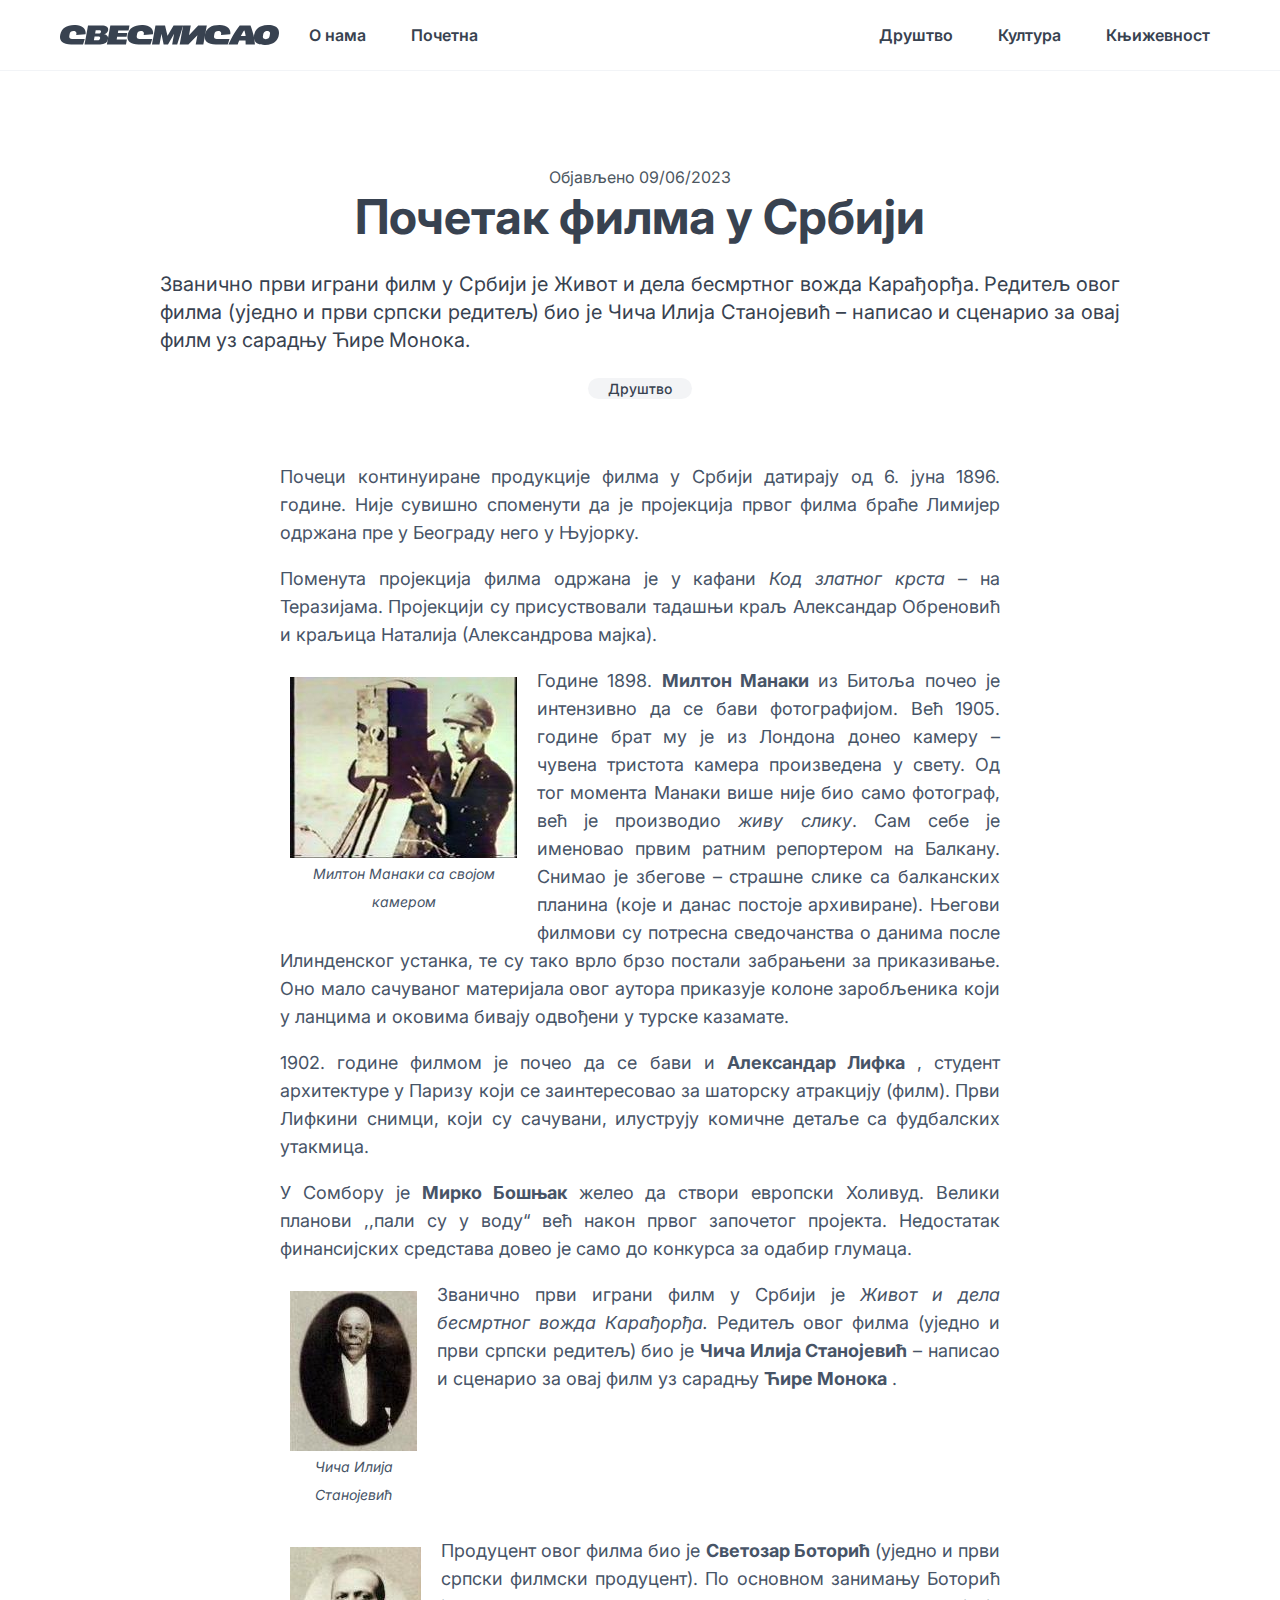
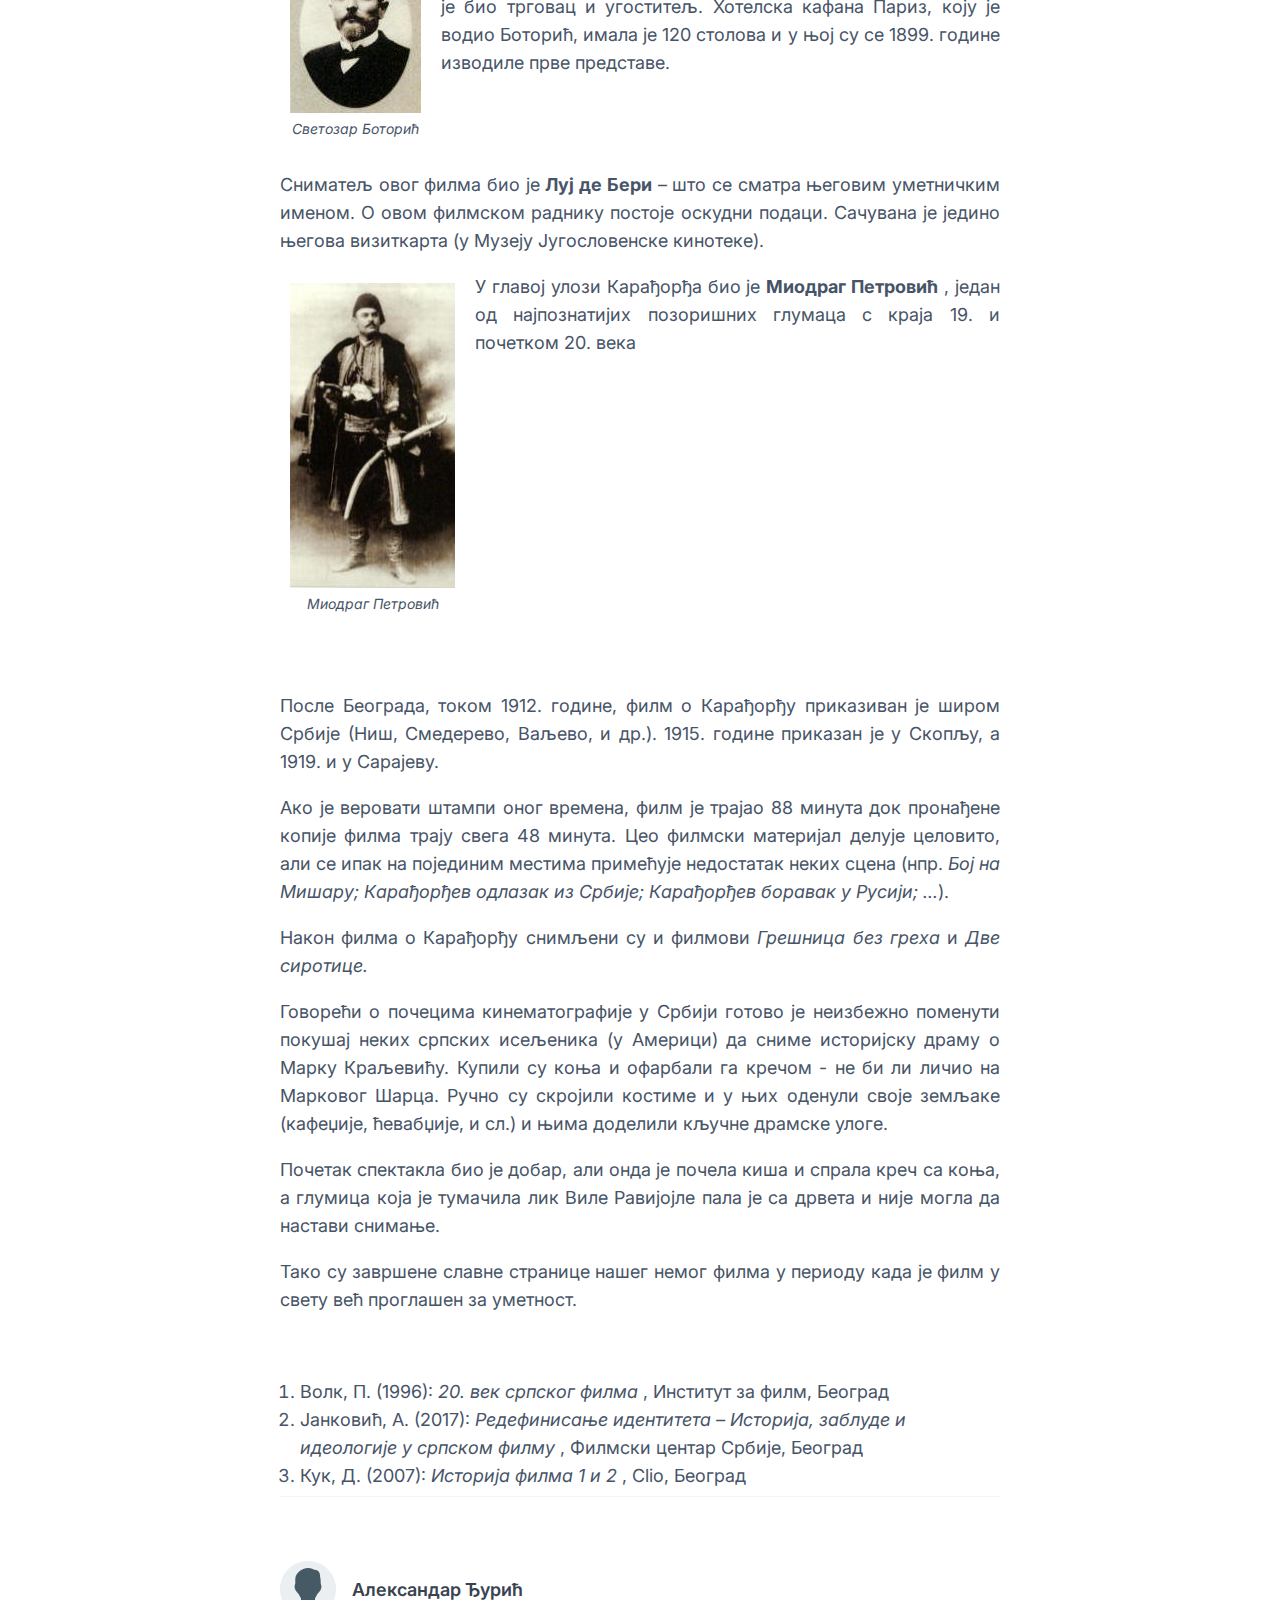
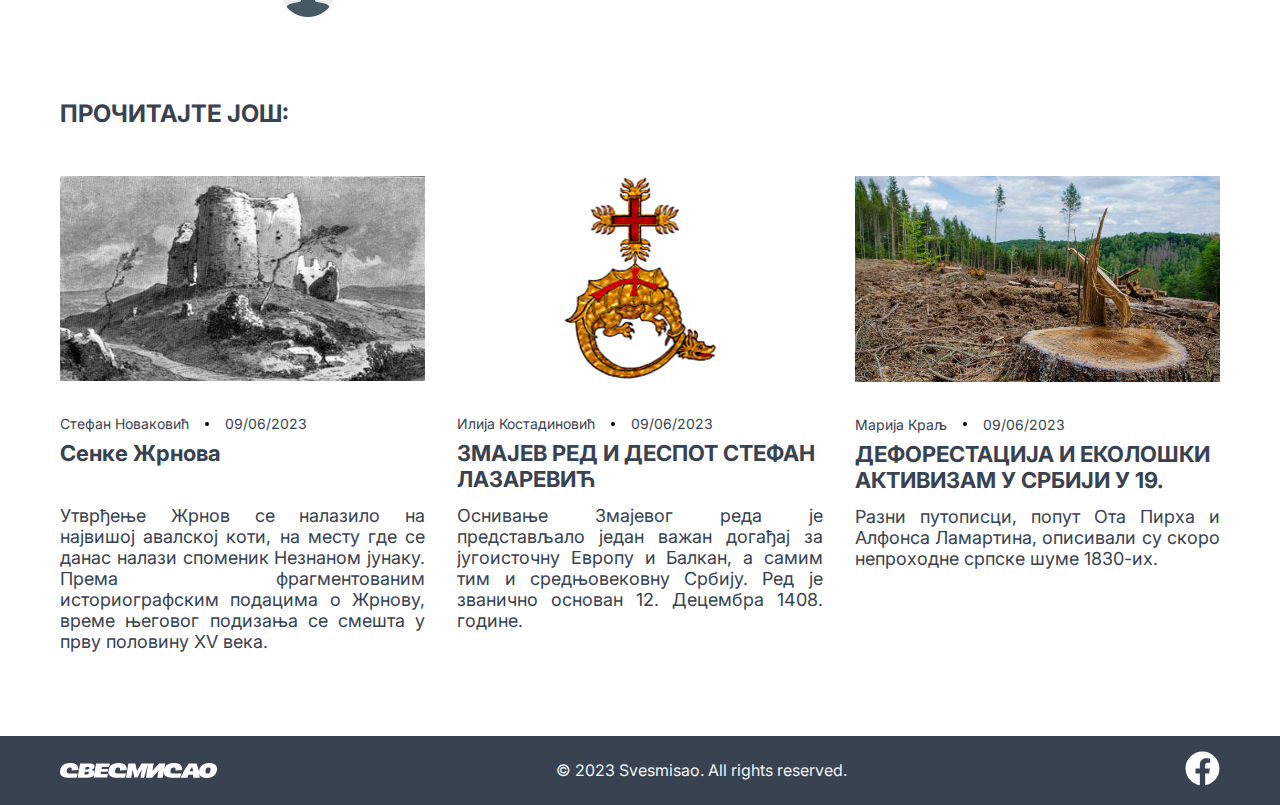
<file: articles/pocetak_filma_u_srbiji_AleksandarDjokic.html>
<!DOCTYPE html>
<html lang="sr-RS">
  <head>
    <meta charset="UTF-8" />
    <meta http-equiv="X-UA-Compatible" content="IE=edge" />
    <meta name="viewport" content="width=device-width, initial-scale=1.0" />
    <meta
      name="description"
      content=" Званично први играни филм у Србији је Живот и дела бесмртног вожда
    Карађорђа. Редитељ овог филма (уједно и први српски редитељ) био је
    Чича Илија Станојевић – написао и сценарио за овај филм уз сарадњу
    Ћире Монока."
    />
    <link rel="icon" href="../images/favIcon.png" />
    <link rel="apple-touch-icon" href="../images/apple-touch-icon.png" />
    <link rel="manifest" href="../manifest.webmanifest" />
    <title>СВЕСМИСАО-Почетак филма у Србији</title>
    <link
      href="https://fonts.googleapis.com/css2?family=Inter:wght@400;500;600;700&display=swap"
      rel="stylesheet"
    />
    <link rel="stylesheet" href="..//style/style.css" />
    <link rel="stylesheet" href="../style/article_css.css" />
    <link rel="stylesheet" href="../style/queries.css" />
  </head>
  <body>
    <div class="nav--container">
      <header>
        <img src="../images/SS_logo.svg" alt="Organization logo" />
        <div class="header-links">
          <nav>
            <a class="category" href="../o-nama.html">О нама</a>
            <a class="category" href="../index.html">Почетна</a>
          </nav>
          <nav class="categories__header">
            <div class="category">
              <a href="../categories/drustvo.html">Друштво</a>
            </div>
            <div class="category">
              <a href="../categories/kultura.html">Култура</a>
            </div>
            <div class="category">
              <a href="../categories/knjizevnost.html">Књижевност</a>
              <div class="subcategories">
                <a href="../categories/knjizevnost.html">Поезија</a>
                <a href="../categories/knjizevnost.html">Проза</a>
              </div>
            </div>
          </nav>
        </div>
        <div class="hamburger-menu">
          <button class="toggle-menu">
            <img src="../images/hamMenu.svg" alt="Open menu button" />
          </button>
        </div>
      </header>
    </div>
    <article>
      <section class="article--heading">
        <span>Објављено 09/06/2023</span>
        <h1>Почетак филма у Србији</h1>
        <p>
          Званично први играни филм у Србији је Живот и дела бесмртног вожда
          Карађорђа. Редитељ овог филма (уједно и први српски редитељ) био је
          Чича Илија Станојевић – написао и сценарио за овај филм уз сарадњу
          Ћире Монока.
        </p>
        <div class="category--marker">
          <span><a href="../categories/drustvo.html">Друштво</a></span>
        </div>
      </section>

      <section class="article--content">
        <p>
          Почеци континуиране продукције филма у Србији датирају од 6. јуна
          1896. године. Није сувишно споменути да је пројекција првог филма
          браће Лимијер одржана пре у Београду него у Њујорку.
        </p>
        <p>
          Поменута пројекција филма одржана је у кафани
          <i>Код златног крста</i> – на Теразијама. Пројекцији су присуствовали
          тадашњи краљ Александар Обреновић и краљица Наталија (Александрова
          мајка).
        </p>

        <div>
          <div class="float-left-img">
            <img
              src="../images/article-img/pocetak_filma_u_srbiji_AleksandarDjokic/milton_manaki_sa svojom_kamerom.jpg"
              alt="Милтон Манаки са својом камером"
            />
            <p class="img-description">
              <em>Милтон Манаки са својом камером</em>
            </p>
          </div>

          <p>
            Године 1898. <strong>Милтон Манаки</strong> из Битоља почео је
            интензивно да се бави фотографијом. Већ 1905. године брат му је из
            Лондона донео камеру – чувена тристота камера произведена у свету.
            Од тог момента Манаки више није био само фотограф, већ је производио
            <i> живу слику</i>. Сам себе је именовао првим ратним репортером на
            Балкану. Снимао је збегове – страшне слике са балканских планина
            (које и данас постоје архивиране). Његови филмови су потресна
            сведочанства о данима после Илинденског устанка, те су тако врло
            брзо постали забрањени за приказивање. Оно мало сачуваног материјала
            овог аутора приказује колоне заробљеника који у ланцима и оковима
            бивају одвођени у турске казамате.
          </p>
        </div>

        <p>
          1902. године филмом је почео да се бави и
          <strong>Александар Лифка</strong> , студент архитектуре у Паризу који
          се заинтересовао за шаторску атракцију (филм). Први Лифкини снимци,
          који су сачувани, илуструју комичне детаље са фудбалских утакмица.
        </p>
        <p>
          У Сомбору је <strong>Мирко Бошњак</strong> желео да створи европски
          Холивуд. Велики планови ,,пали су у воду“ већ након првог започетог
          пројекта. Недостатак финансијских средстава довео је само до конкурса
          за одабир глумаца.
        </p>
        <div>
          <div class="float-left-img">
            <img
              src="../images/article-img/pocetak_filma_u_srbiji_AleksandarDjokic/cica_ilija_stanojevic.jpg"
              alt="Чича Илија Станојевић"
            />
            <p class="img-description"><em>Чича Илија Станојевић</em></p>
          </div>

          <p>
            Званично први играни филм у Србији је
            <em>Живот и дела бесмртног вожда Карађорђа.</em> Редитељ овог филма
            (уједно и први српски редитељ) био је
            <strong>Чича Илија Станојевић</strong> – написао и сценарио за овај
            филм уз сарадњу <strong>Ћире Монока</strong> .
          </p>
        </div>
        <div>
          <div class="float-left-img">
            <img
              src="../images/article-img/pocetak_filma_u_srbiji_AleksandarDjokic/svetozar_botoric.jpg"
              alt="Светозар Боторић"
            />
            <p class="img-description"><em>Светозар Боторић</em></p>
          </div>

          <p>
            Продуцент овог филма био је
            <strong>Светозар Боторић</strong> (уједно и први српски филмски
            продуцент). По основном занимању Боторић је био трговац и угоститељ.
            Хотелска кафана Париз, коју је водио Боторић, имала је 120 столова и
            у њој су се 1899. године изводиле прве представе.
          </p>
        </div>
        <p>
          Сниматељ овог филма био је <strong>Луј де Бери</strong> – што се
          сматра његовим уметничким именом. О овом филмском раднику постоје
          оскудни подаци. Сачувана је једино његова визиткарта (у Музеју
          Југословенске кинотеке).
        </p>

        <div>
          <div class="float-left-img">
            <img
              src="../images/article-img/pocetak_filma_u_srbiji_AleksandarDjokic/miodrag-petrovic.jpg"
              alt="Миодраг Петровић"
            />
            <p class="img-description"><em>Миодраг Петровић</em></p>
          </div>

          <p>
            У главој улози Карађорђа био је <strong>Миодраг Петровић</strong> ,
            један од најпознатијих позоришних глумаца с краја 19. и почетком 20.
            века
          </p>
        </div>
      </section>
      <section class="article--content">
        <p>
          После Београда, током 1912. године, филм о Карађорђу приказиван је
          широм Србије (Ниш, Смедерево, Ваљево, и др.). 1915. године приказан је
          у Скопљу, а 1919. и у Сарајеву.
        </p>
        <p>
          Ако је веровати штампи оног времена, филм је трајао 88 минута док
          пронађене копије филма трају свега 48 минута. Цео филмски материјал
          делује целовито, али се ипак на појединим местима примећује недостатак
          неких сцена (нпр.
          <i>
            Бој на Мишару; Карађорђев одлазак из Србије; Карађорђев боравак у
            Русији; ...</i
          >).
        </p>

        <p>
          Након филма о Карађорђу снимљени су и филмови
          <i> Грешница без греха</i> и <i> Две сиротице.</i>
        </p>
        <p>
          Говорећи о почецима кинематографије у Србији готово је неизбежно
          поменути покушај неких српских исељеника (у Америци) да сниме
          историјску драму о Марку Краљевићу. Купили су коња и офарбали га
          кречом - не би ли личио на Марковог Шарца. Ручно су скројили костиме и
          у њих оденули своје земљаке (кафеџије, ћевабџије, и сл.) и њима
          доделили кључне драмске улоге.
        </p>
        <p>
          Почетак спектакла био је добар, али онда је почела киша и спрала креч
          са коња, а глумица која је тумачила лик Виле Равијојле пала је са
          дрвета и није могла да настави снимање.
        </p>
        <p>
          Тако су завршене славне странице нашег немог филма у периоду када је
          филм у свету већ проглашен за уметност.
        </p>
      </section>
      <section class="article--content">
        <ol>
          <li>
            Волк, П. (1996): <cite>20. век српског филма</cite> , Институт за
            филм, Београд
          </li>
          <li>
            Јанковић, А. (2017):
            <cite
              >Редефинисање идентитета – Историја, заблуде и идеологије у
              српском филму</cite
            >
            , Филмски центар Србије, Београд
          </li>
          <li>
            Кук, Д. (2007): <cite>Историја филма 1 и 2</cite> , Clio, Београд
          </li>
        </ol>
      </section>
      <div class="article--content">
        <div class="avatar--author">
          <div>
            <img src="../images/avatar.png" alt="" />
          </div>
          <div>
            <div class="article--author">Александар Ђурић</div>
          </div>
        </div>
      </div>
    </article>
    <div class="related--articles">
      <h2 class="read-also-heading">ПРОЧИТАЈТЕ ЈОШ:</h2>
      <div class="sugested--articles"></div>
    </div>
    <footer>
      <div class="trade-mark-and-social-media">
        <img src="../images/ss_logo_white.svg" alt="Organization logo" />
        <span>&copy 2023 Svesmisao. All rights reserved.</span>
        <span>
          <a href="https://www.facebook.com/groups/736148828238290">
            <img
              class="facebook-img"
              src="../images/facebook-icon.svg"
              alt="facebook logo"
            /> </a
        ></span>
      </div>
    </footer>
    <div class="menu-modal hidden">
      <div class="close-btn">
        <button class="toggle-menu">
          <img src="../images/closeIcon.svg" alt="Close menu button" />
        </button>
      </div>
      <div class="center-content">
        <div class="hamburger-menu-categories">
          <a href="../o-nama.html">О нама</a>
          <a href="../index.html">Почетна</a>
          <a href="../categories/drustvo.html">Друштво</a>
          <a href="../categories/kultura.html">Култура</a>
          <a href="../categories/knjizevnost.html">Књижевност</a>
        </div>
      </div>
    </div>
  </body>
  <script type="module" src="../js/suggestedArticles.js"></script>
  <script src="../js/hamManuLogic.js"></script>
</html>
</file>
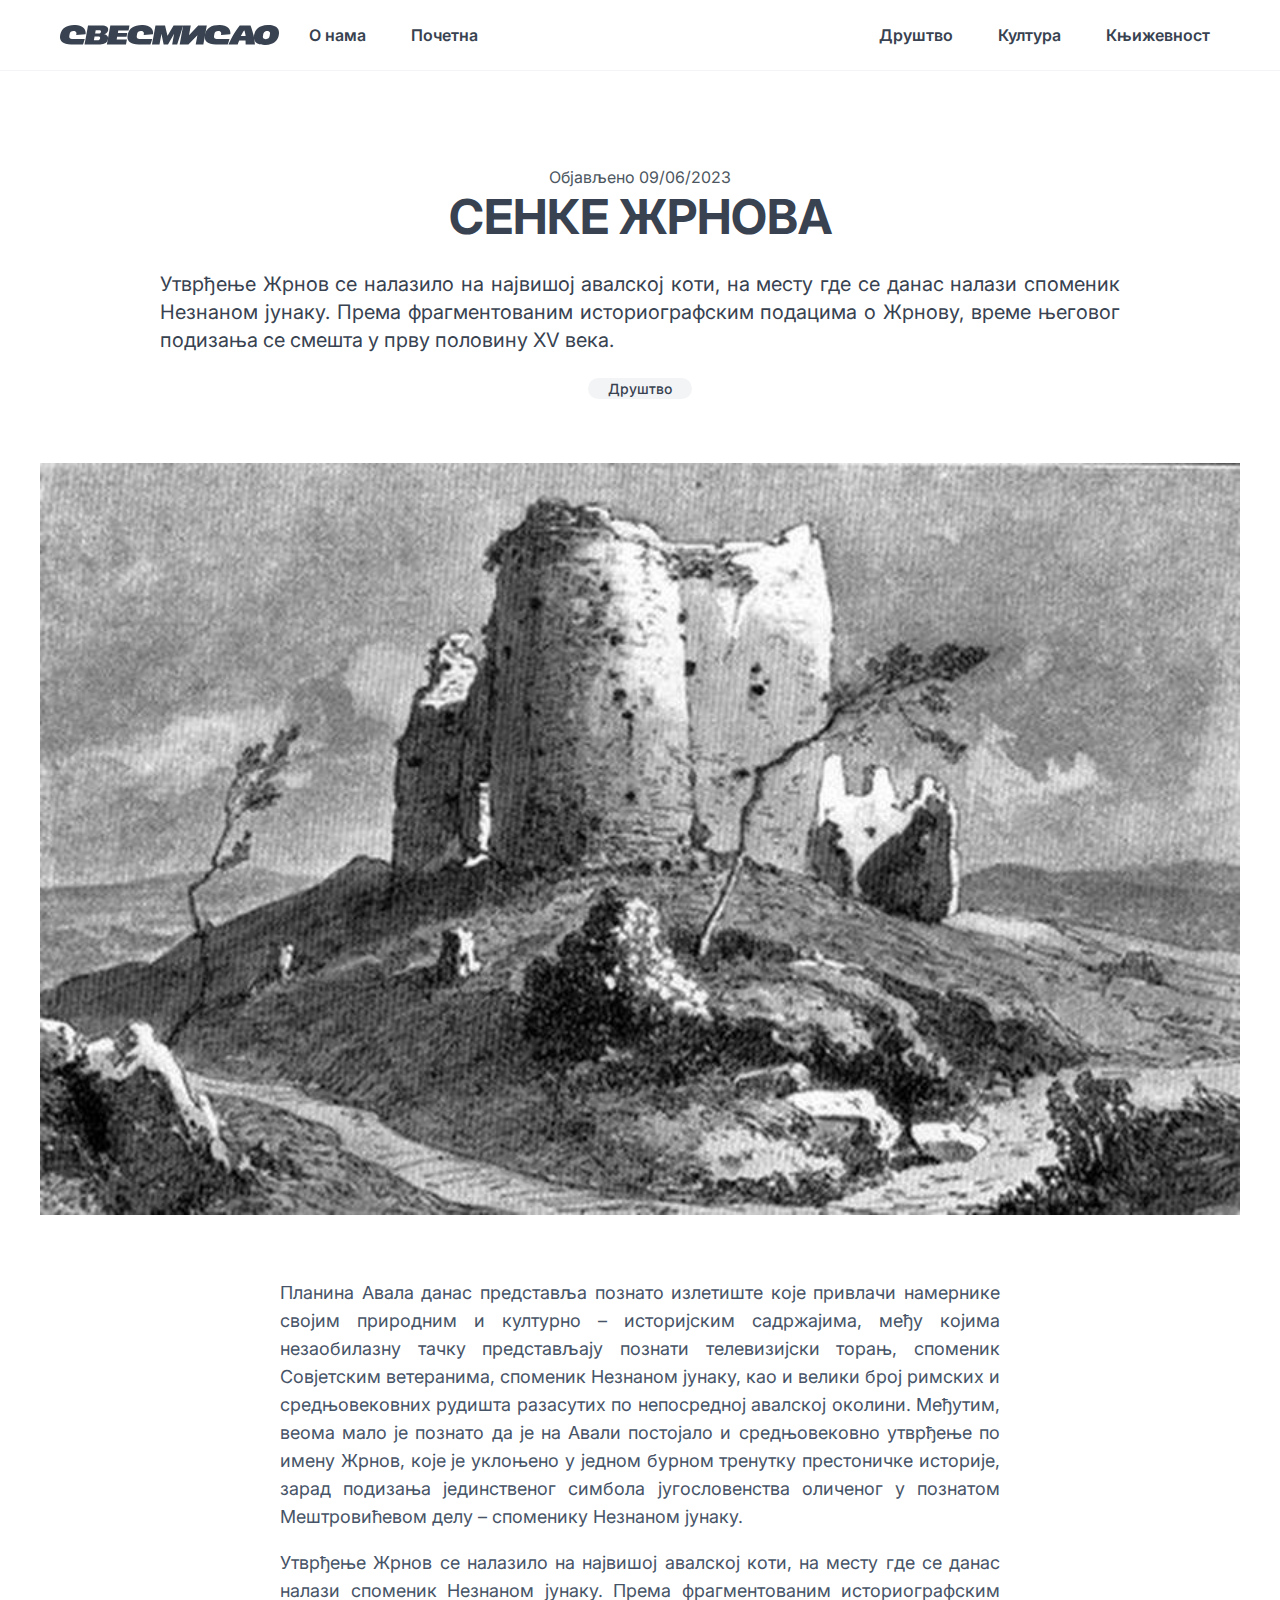
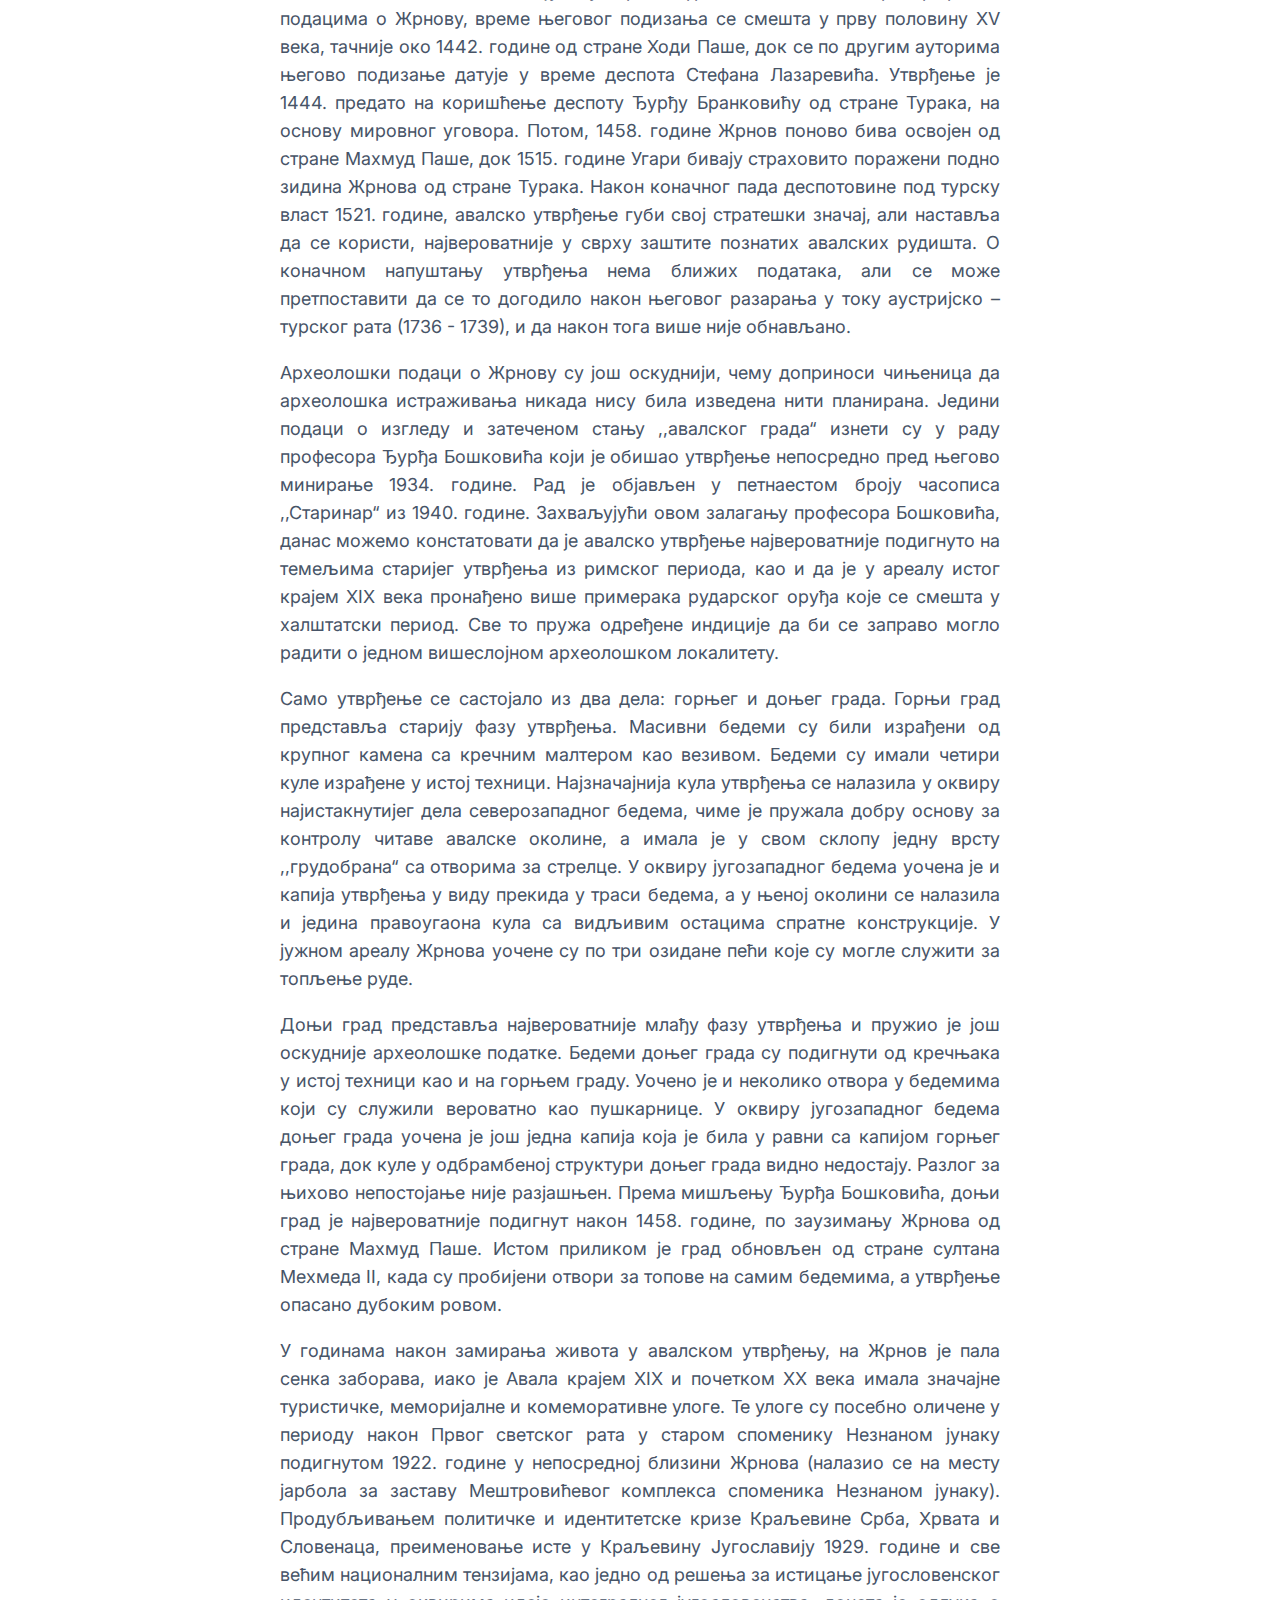
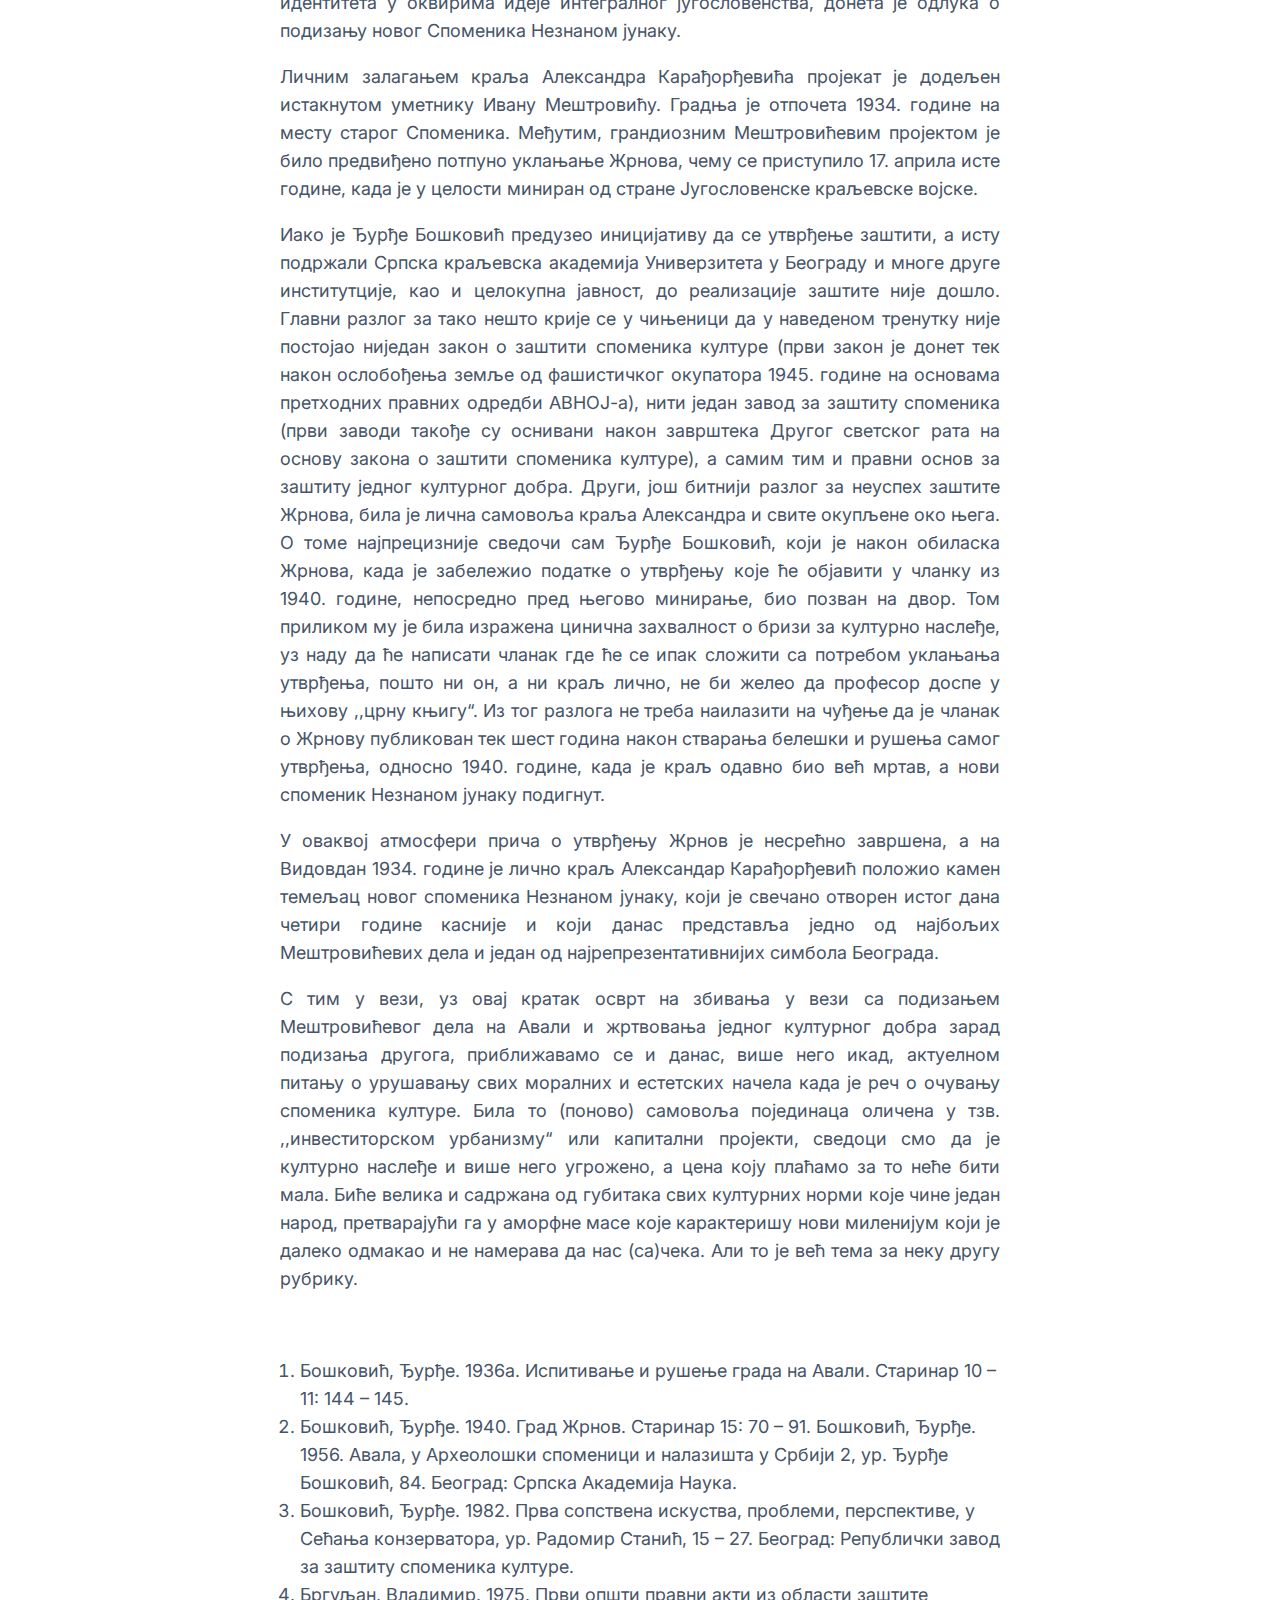
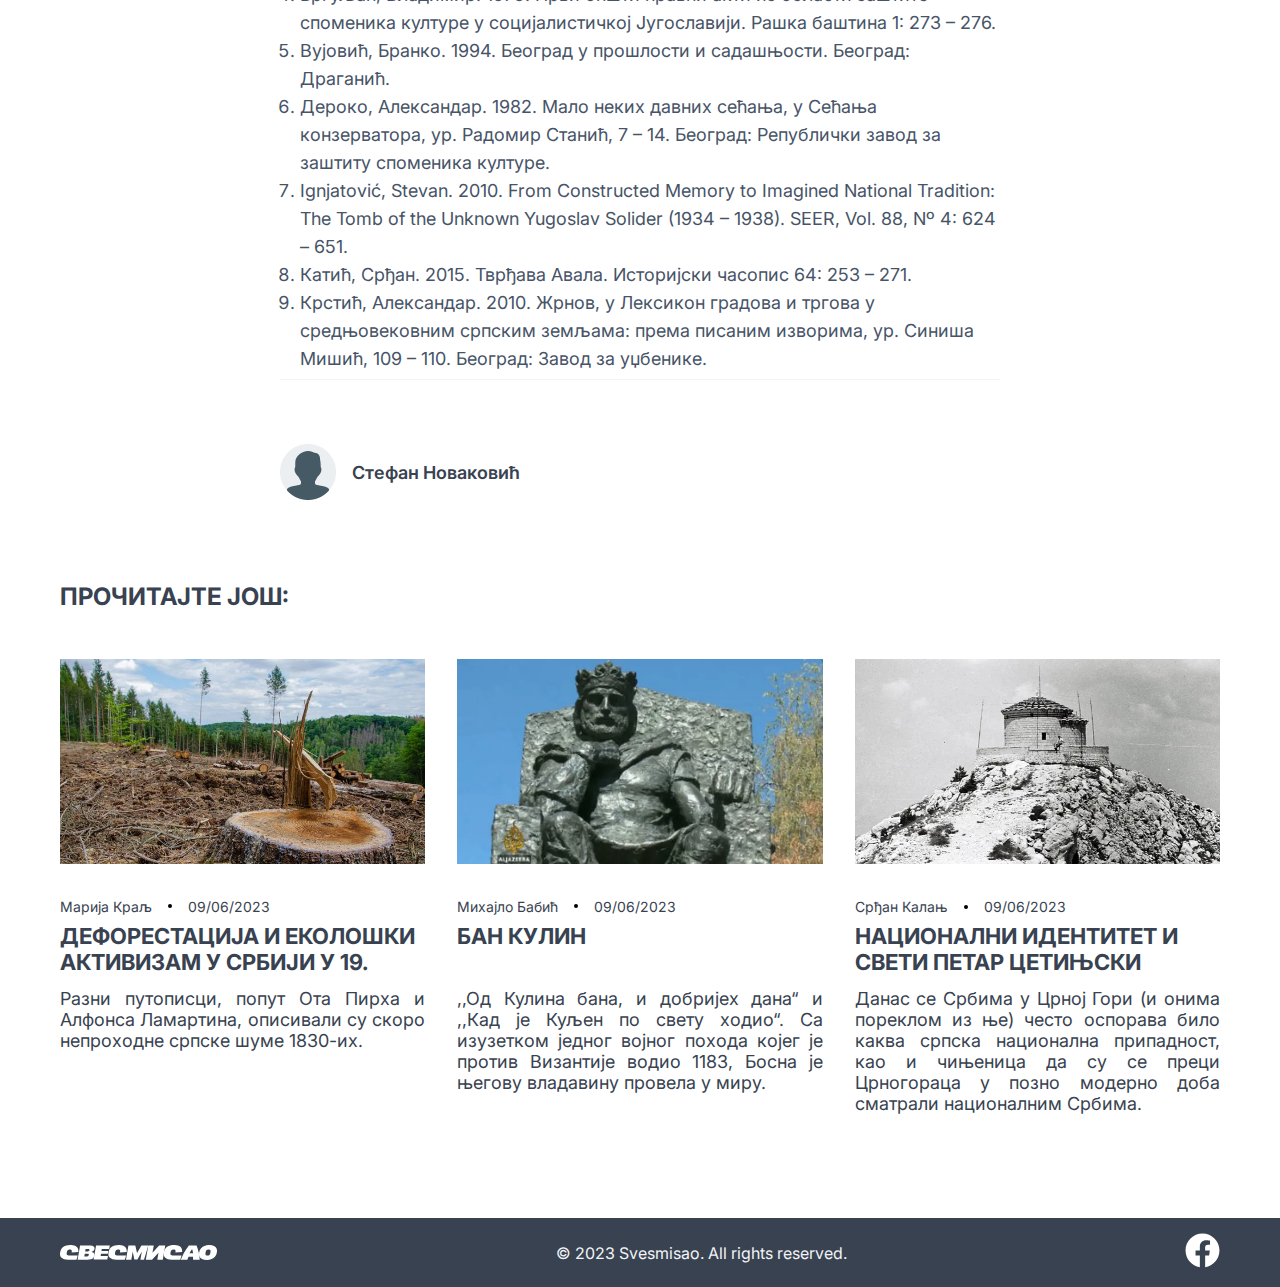
<file: articles/senke_zrnova_StefanNovakovic.html>
<!DOCTYPE html>
<html lang="sr-RS">
  <head>
    <meta charset="UTF-8" />
    <meta http-equiv="X-UA-Compatible" content="IE=edge" />
    <meta name="viewport" content="width=device-width, initial-scale=1.0" />
    <meta
      name="description"
      content="Утврђење Жрнов се налазило на највишој авалској коти, на месту где
    се данас налази споменик Незнаном јунаку. Према фрагментованим
    историографским подацима о Жрнову, време његовог подизања се смешта
    у прву половину XV века."
    />
    <link rel="icon" href="../images/favIcon.png" />
    <link rel="apple-touch-icon" href="../images/apple-touch-icon.png" />
    <link rel="manifest" href="../manifest.webmanifest" />
    <title>СВЕСМИСАО-СЕНКЕ ЖРНОВА</title>
    <link
      href="https://fonts.googleapis.com/css2?family=Inter:wght@400;500;600;700&display=swap"
      rel="stylesheet"
    />
    <link rel="stylesheet" href="..//style/style.css" />
    <link rel="stylesheet" href="../style/article_css.css" />
    <link rel="stylesheet" href="../style/queries.css" />
  </head>
  <body>
    <div class="nav--container">
      <header>
        <img src="../images/SS_logo.svg" alt="Organization logo" />
        <div class="header-links">
          <nav>
            <a class="category" href="../o-nama.html">О нама</a>
            <a class="category" href="../index.html">Почетна</a>
          </nav>
          <nav class="categories__header">
            <div class="category">
              <a href="../categories/drustvo.html">Друштво</a>
            </div>
            <div class="category">
              <a href="../categories/kultura.html">Култура</a>
            </div>
            <div class="category">
              <a href="../categories/knjizevnost.html">Књижевност</a>
              <div class="subcategories">
                <a href="../categories/knjizevnost.html">Поезија</a>
                <a href="../categories/knjizevnost.html">Проза</a>
              </div>
            </div>
          </nav>
        </div>
        <div class="hamburger-menu">
          <button class="toggle-menu">
            <img src="../images/hamMenu.svg" alt="Open menu button" />
          </button>
        </div>
      </header>
    </div>
    <article>
      <section class="article--heading">
        <span>Објављено 09/06/2023</span>
        <h1>СЕНКЕ ЖРНОВА</h1>
        <p>
          Утврђење Жрнов се налазило на највишој авалској коти, на месту где се
          данас налази споменик Незнаном јунаку. Према фрагментованим
          историографским подацима о Жрнову, време његовог подизања се смешта у
          прву половину XV века.
        </p>
        <div class="category--marker">
          <span><a href="../categories/drustvo.html">Друштво</a></span>
        </div>
      </section>
      <img
        class="featured--img"
        src="../images/senke_zrnova_StefanNovakovic.jpg"
        alt="Жрнов"
      />
      <section class="article--content">
        <p>
          Планина Авала данас представља познато излетиште које привлачи
          намернике својим природним и културно – историјским садржајима, међу
          којима незаобилазну тачку представљају познати телевизијски торањ,
          споменик Совјетским ветеранима, споменик Незнаном јунаку, као и велики
          број римских и средњовековних рудишта разасутих по непосредној
          авалској околини. Међутим, веома мало је познато да је на Авали
          постојало и средњовековно утврђење по имену Жрнов, које је уклоњено у
          једном бурном тренутку престоничке историје, зарад подизања
          јединственог симбола југословенства оличеног у познатом Мештровићевом
          делу – споменику Незнаном јунаку.
        </p>
        <p>
          Утврђење Жрнов се налазило на највишој авалској коти, на месту где се
          данас налази споменик Незнаном јунаку. Према фрагментованим
          историографским подацима о Жрнову, време његовог подизања се смешта у
          прву половину XV века, тачније око 1442. године од стране Ходи Паше,
          док се по другим ауторима његово подизање датује у време деспота
          Стефана Лазаревића. Утврђење је 1444. предато на коришћење деспоту
          Ђурђу Бранковићу од стране Турака, на основу мировног уговора. Потом,
          1458. године Жрнов поново бива освојен од стране Махмуд Паше, док
          1515. године Угари бивају страховито поражени подно зидина Жрнова од
          стране Турака. Након коначног пада деспотовине под турску власт 1521.
          године, авалско утврђење губи свој стратешки значај, али наставља да
          се користи, највероватније у сврху заштите познатих авалских рудишта.
          О коначном напуштању утврђења нема ближих података, али се може
          претпоставити да се то догодило након његовог разарања у току
          аустријско – турског рата (1736 - 1739), и да након тога више није
          обнављано.
        </p>

        <p>
          Археолошки подаци о Жрнову су још оскуднији, чему доприноси чињеница
          да археолошка истраживања никада нису била изведена нити планирана.
          Једини подаци о изгледу и затеченом стању ,,авалског града“ изнети су
          у раду професора Ђурђа Бошковића који је обишао утврђење непосредно
          пред његово минирање 1934. године. Рад је објављен у петнаестом броју
          часописа ,,Старинар“ из 1940. године. Захваљујући овом залагању
          професора Бошковића, данас можемо констатовати да је авалско утврђење
          највероватније подигнуто на темељима старијег утврђења из римског
          периода, као и да је у ареалу истог крајем XIX века пронађено више
          примерака рударског оруђа које се смешта у халштатски период. Све то
          пружа одређене индиције да би се заправо могло радити о једном
          вишеслојном археолошком локалитету.
        </p>

        <p>
          Само утврђење се састојало из два дела: горњег и доњег града. Горњи
          град представља старију фазу утврђења. Масивни бедеми су били израђени
          од крупног камена са кречним малтером као везивом. Бедеми су имали
          четири куле израђене у истој техници. Најзначајнија кула утврђења се
          налазила у оквиру најистакнутијег дела северозападног бедема, чиме је
          пружала добру основу за контролу читаве авалске околине, а имала је у
          свом склопу једну врсту ,,грудобрана“ са отворима за стрелце. У оквиру
          југозападног бедема уочена је и капија утврђења у виду прекида у траси
          бедема, а у њеној околини се налазила и једина правоугаона кула са
          видљивим остацима спратне конструкције. У јужном ареалу Жрнова уочене
          су по три озидане пећи које су могле служити за топљење руде.
        </p>
        <p>
          Доњи град представља највероватније млађу фазу утврђења и пружио је
          још оскудније археолошке податке. Бедеми доњег града су подигнути од
          кречњака у истој техници као и на горњем граду. Уочено је и неколико
          отвора у бедемима који су служили вероватно као пушкарнице. У оквиру
          југозападног бедема доњег града уочена је још једна капија која је
          била у равни са капијом горњег града, док куле у одбрамбеној структури
          доњег града видно недостају. Разлог за њихово непостојање није
          разјашњен. Према мишљењу Ђурђа Бошковића, доњи град је највероватније
          подигнут након 1458. године, по заузимању Жрнова од стране Махмуд
          Паше. Истом приликом је град обновљен од стране султана Мехмеда II,
          када су пробијени отвори за топове на самим бедемима, а утврђење
          опасано дубоким ровом.
        </p>
        <p>
          У годинама након замирања живота у авалском утврђењу, на Жрнов је пала
          сенка заборава, иако је Авала крајем XIX и почетком XX века имала
          значајне туристичке, меморијалне и комеморативне улоге. Те улоге су
          посебно оличене у периоду након Првог светског рата у старом споменику
          Незнаном јунаку подигнутом 1922. године у непосредној близини Жрнова
          (налазио се на месту јарбола за заставу Мештровићевог комплекса
          споменика Незнаном јунаку). Продубљивањем политичке и идентитетске
          кризе Краљевине Срба, Хрвата и Словенаца, преименовање исте у
          Краљевину Југославију 1929. године и све већим националним тензијама,
          као једно од решења за истицање југословенског идентитета у оквирима
          идеје интегралног југословенства, донета је одлука о подизању новог
          Споменика Незнаном јунаку.
        </p>
        <p>
          Личним залагањем краља Александра Карађорђевића пројекат је додељен
          истакнутом уметнику Ивану Мештровићу. Градња је отпочета 1934. године
          на месту старог Споменика. Међутим, грандиозним Мештровићевим
          пројектом је било предвиђено потпуно уклањање Жрнова, чему се
          приступило 17. априла исте године, када је у целости миниран од стране
          Југословенске краљевске војске.
        </p>
        <p>
          Иако је Ђурђе Бошковић предузео иницијативу да се утврђење заштити, а
          исту подржали Српска краљевска академија Универзитета у Београду и
          многе друге институтције, као и целокупна јавност, до реализације
          заштите није дошло. Главни разлог за тако нешто крије се у чињеници да
          у наведеном тренутку није постојао ниједан закон о заштити споменика
          културе (први закон је донет тек након ослобођења земље од фашистичког
          окупатора 1945. године на основама претходних правних одредби
          АВНОЈ-а), нити један завод за заштиту споменика (први заводи такође су
          оснивани након заврштека Другог светског рата на основу закона о
          заштити споменика културе), а самим тим и правни основ за заштиту
          једног културног добра. Други, још битнији разлог за неуспех заштите
          Жрнова, била је лична самовоља краља Александра и свите окупљене око
          њега. О томе најпрецизније сведочи сам Ђурђе Бошковић, који је након
          обиласка Жрнова, када је забележио податке о утврђењу које ће објавити
          у чланку из 1940. године, непосредно пред његово минирање, био позван
          на двор. Том приликом му је била изражена цинична захвалност о бризи
          за културно наслеђе, уз наду да ће написати чланак где ће се ипак
          сложити са потребом уклањања утврђења, пошто ни он, а ни краљ лично,
          не би желео да професор доспе у њихову ,,црну књигу“. Из тог разлога
          не треба наилазити на чуђење да је чланак о Жрнову публикован тек шест
          година након стварања белешки и рушења самог утврђења, односно 1940.
          године, када је краљ одавно био већ мртав, а нови споменик Незнаном
          јунаку подигнут.
        </p>
        <p>
          У оваквој атмосфери прича о утврђењу Жрнов је несрећно завршена, а на
          Видовдан 1934. године је лично краљ Александар Карађорђевић положио
          камен темељац новог споменика Незнаном јунаку, који је свечано отворен
          истог дана четири године касније и који данас представља једно од
          најбољих Мештровићевих дела и један од најрепрезентативнијих симбола
          Београда.
        </p>
        <p>
          С тим у вези, уз овај кратак осврт на збивања у вези са подизањем
          Мештровићевог дела на Авали и жртвовања једног културног добра зарад
          подизања другога, приближавамо се и данас, више него икад, актуелном
          питању о урушавању свих моралних и естетских начела када је реч о
          очувању споменика културе. Била то (поново) самовоља појединаца
          оличена у тзв. ,,инвеститорском урбанизму“ или капитални пројекти,
          сведоци смо да је културно наслеђе и више него угрожено, а цена коју
          плаћамо за то неће бити мала. Биће велика и садржана од губитака свих
          културних норми које чине један народ, претварајући га у аморфне масе
          које карактеришу нови миленијум који је далеко одмакао и не намерава
          да нас (са)чека. Али то је већ тема за неку другу рубрику.
        </p>
      </section>
      <section class="article--content">
        <ol>
          <li>
            Бошковић, Ђурђе. 1936а. Испитивање и рушење града на Авали. Старинар
            10 – 11: 144 – 145.
          </li>
          <li>
            Бошковић, Ђурђе. 1940. Град Жрнов. Старинар 15: 70 – 91. Бошковић,
            Ђурђе. 1956. Авала, у Археолошки споменици и налазишта у Србији 2,
            ур. Ђурђе Бошковић, 84. Београд: Српска Академија Наука.
          </li>
          <li>
            Бошковић, Ђурђе. 1982. Прва сопствена искуства, проблеми,
            перспективе, у Сећања конзерватора, ур. Радомир Станић, 15 – 27.
            Београд: Републички завод за заштиту споменика културе.
          </li>
          <li>
            Бргуљан, Владимир. 1975. Први општи правни акти из области заштите
            споменика културе у социјалистичкој Југославији. Рашка баштина 1:
            273 – 276.
          </li>
          <li>
            Вујовић, Бранко. 1994. Београд у прошлости и садашњости. Београд:
            Драганић.
          </li>
          <li>
            Дероко, Александар. 1982. Мало неких давних сећања, у Сећања
            конзерватора, ур. Радомир Станић, 7 – 14. Београд: Републички завод
            за заштиту споменика културе.
          </li>
          <li>
            Ignjatović, Stevan. 2010. From Constructed Memory to Imagined
            National Tradition: The Tomb of the Unknown Yugoslav Solider (1934 –
            1938). SEER, Vol. 88, Nº 4: 624 – 651.
          </li>
          <li>
            Катић, Срђан. 2015. Тврђава Авала. Историјски часопис 64: 253 – 271.
          </li>
          <li>
            Крстић, Александар. 2010. Жрнов, у Лексикон градова и тргова у
            средњовековним српским земљама: према писаним изворима, ур. Синиша
            Мишић, 109 – 110. Београд: Завод за уџбенике.
          </li>
        </ol>
      </section>
      <div class="article--content">
        <div class="avatar--author">
          <div>
            <img src="../images/avatar.png" alt="" />
          </div>
          <div>
            <div class="article--author">Стефан Новаковић</div>
          </div>
        </div>
      </div>
    </article>
    <div class="related--articles">
      <h2 class="read-also-heading">ПРОЧИТАЈТЕ ЈОШ:</h2>
      <div class="sugested--articles"></div>
    </div>
    <footer>
      <div class="trade-mark-and-social-media">
        <img src="../images/ss_logo_white.svg" alt="Organization logo" />
        <span>&copy 2023 Svesmisao. All rights reserved.</span>
        <span>
          <a href="https://www.facebook.com/groups/736148828238290">
            <img
              class="facebook-img"
              src="../images/facebook-icon.svg"
              alt="facebook logo"
            /> </a
        ></span>
      </div>
    </footer>
    <div class="menu-modal hidden">
      <div class="close-btn">
        <button class="toggle-menu">
          <img src="../images/closeIcon.svg" alt="Close menu button" />
        </button>
      </div>
      <div class="center-content">
        <div class="hamburger-menu-categories">
          <a href="../o-nama.html">О нама</a>
          <a href="../index.html">Почетна</a>
          <a href="../categories/drustvo.html">Друштво</a>
          <a href="../categories/kultura.html">Култура</a>
          <a href="../categories/knjizevnost.html">Књижевност</a>
        </div>
      </div>
    </div>
  </body>
  <script type="module" src="../js/suggestedArticles.js"></script>
  <script src="../js/hamManuLogic.js"></script>
</html>
</file>
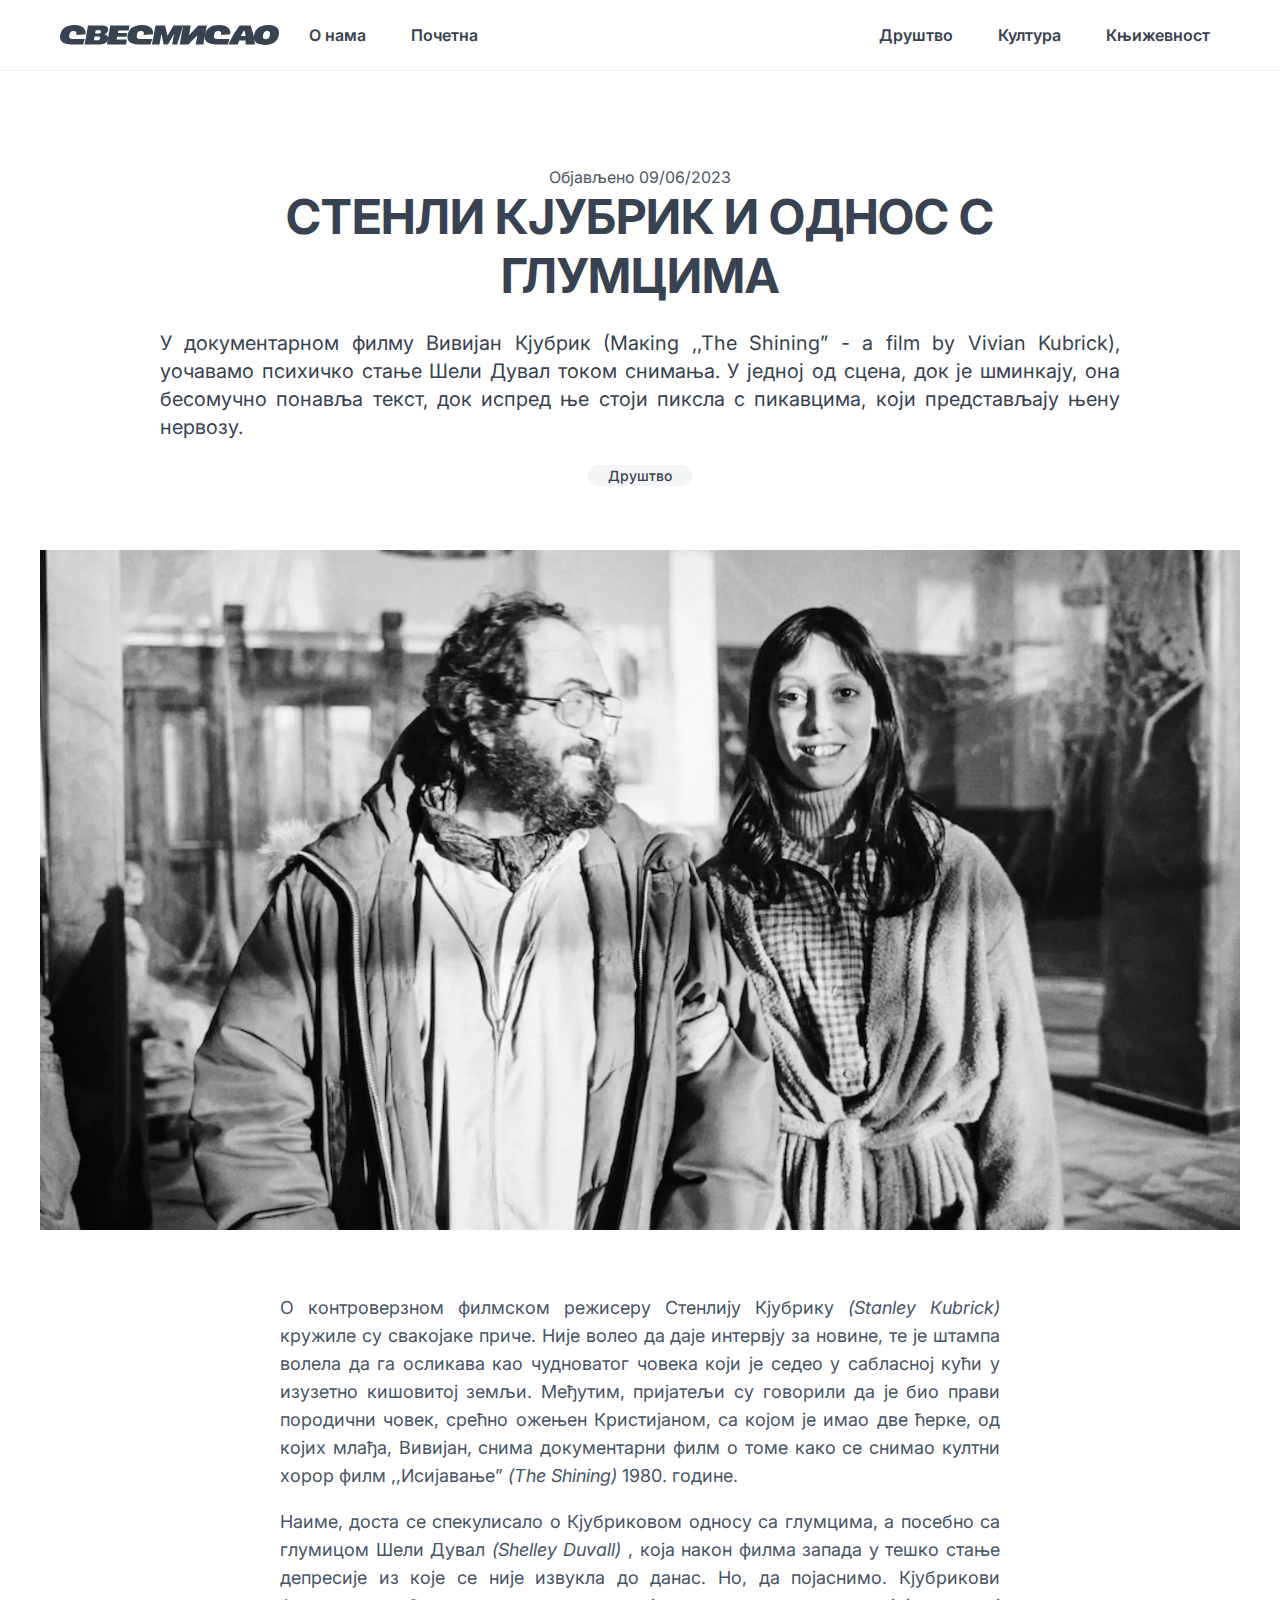
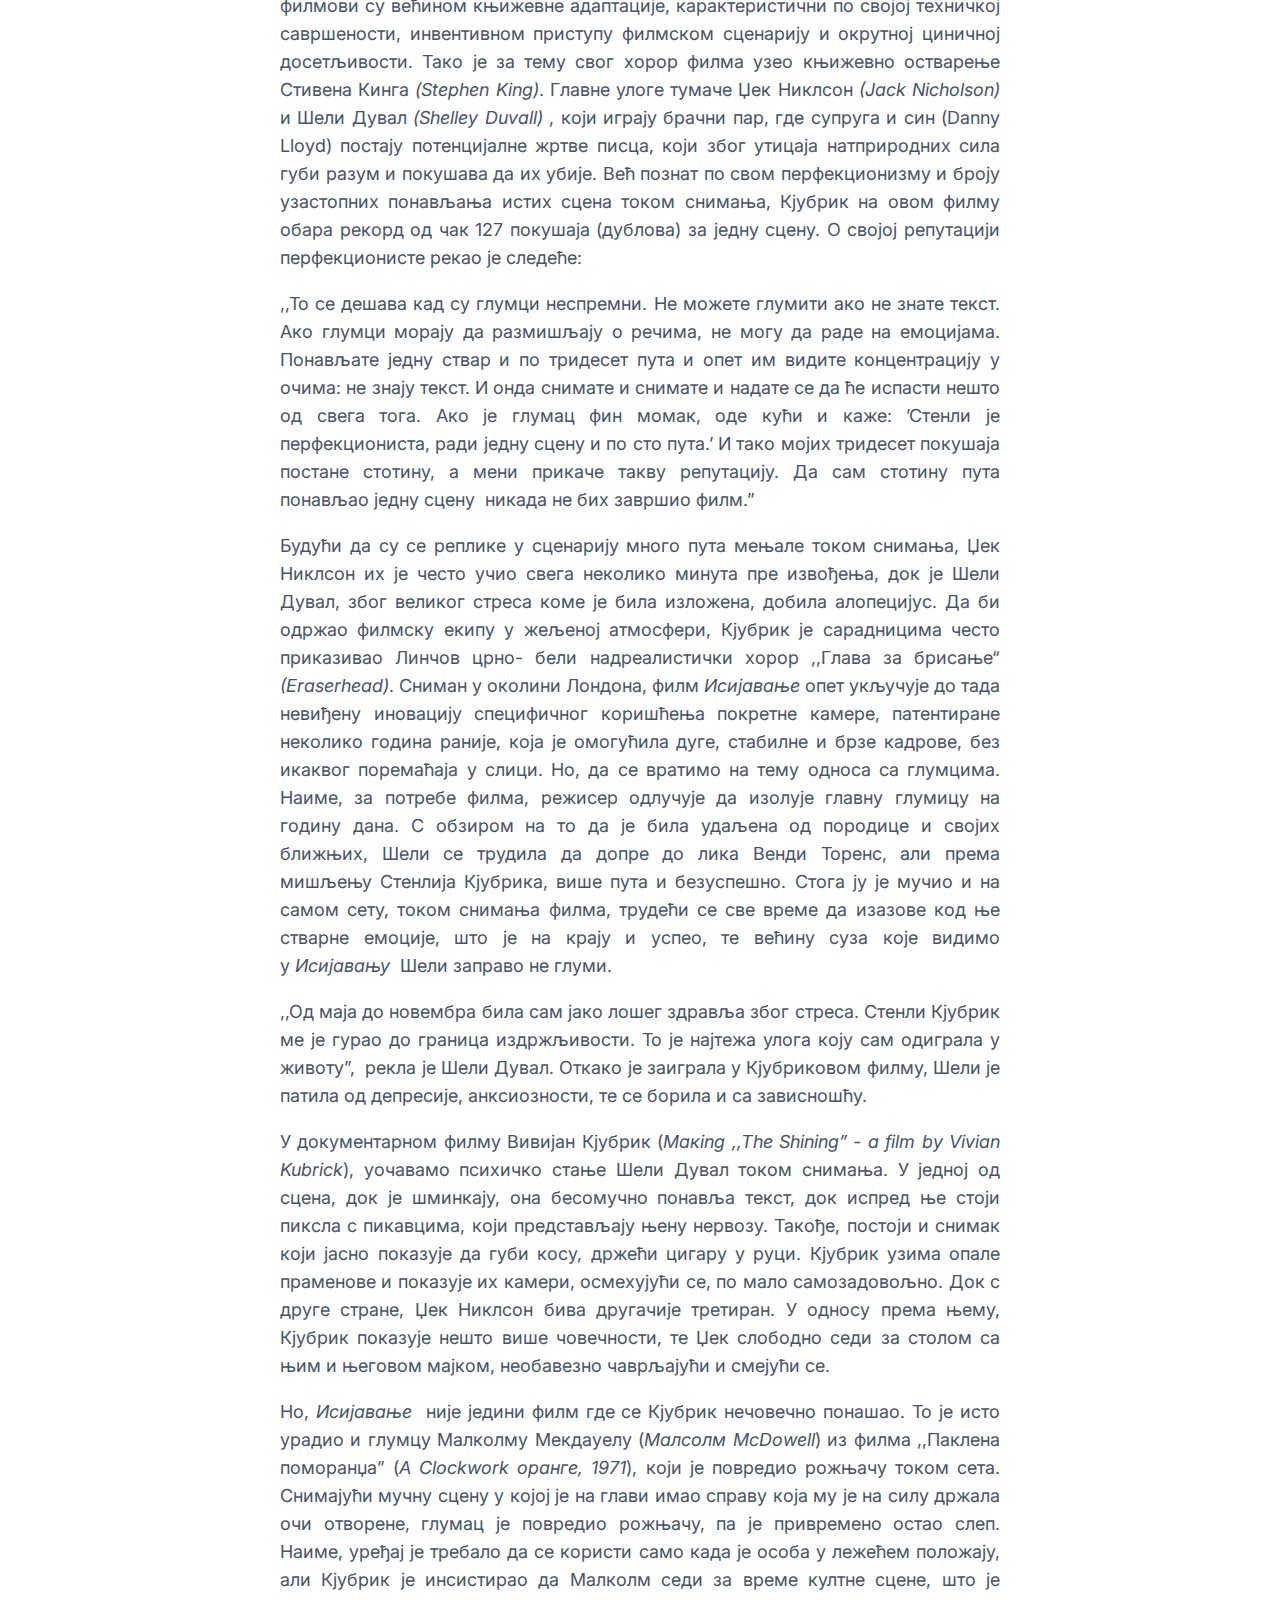
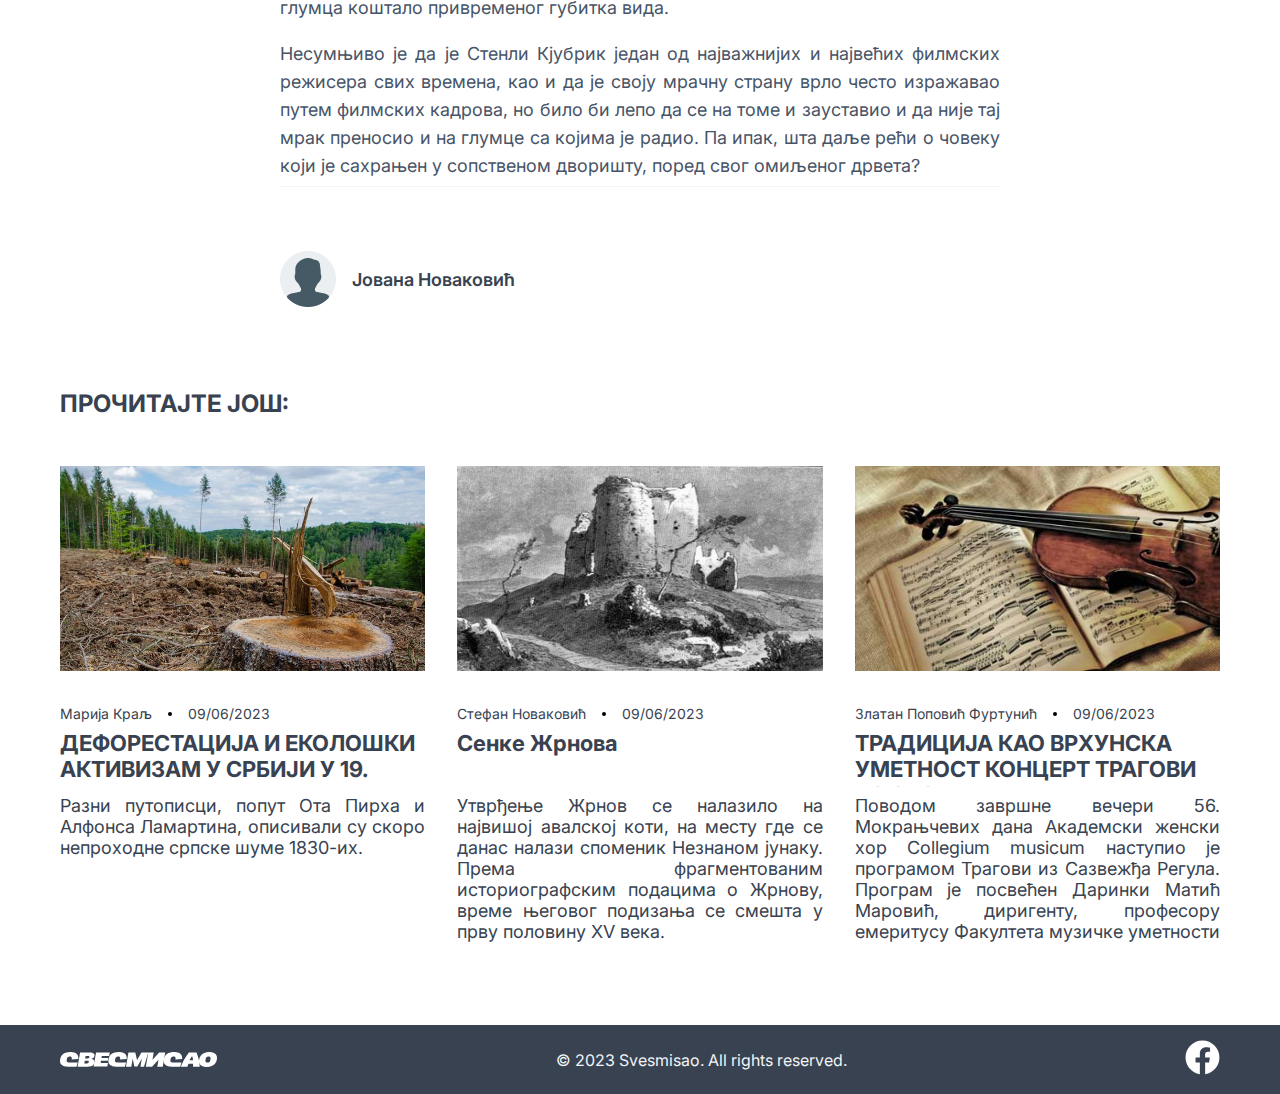
<file: articles/stenli_kjubrik_i_odnos_s_glumcima.html>
<!DOCTYPE html>
<html lang="sr-RS">
  <head>
    <meta charset="UTF-8" />
    <meta http-equiv="X-UA-Compatible" content="IE=edge" />
    <meta name="viewport" content="width=device-width, initial-scale=1.0" />
    <meta
      name="description"
      content=" У документарном филму Вивијан Кјубрик (Макing ,,The Shining” - а
    film by Vivian Kubrick), уочавамо психичко стање Шели Дувал током
    снимања. У једној од сцена, док је шминкају, она бесомучно понавља
    текст, док испред ње стоји пиксла с пикавцима, који представљају
    њену нервозу."
    />
    <link rel="icon" href="../images/favIcon.png" />
    <link rel="apple-touch-icon" href="../images/apple-touch-icon.png" />
    <link rel="manifest" href="../manifest.webmanifest" />
    <title>СВЕСМИСАО-СТЕНЛИ КЈУБРИК И ОДНОС С ГЛУМЦИМА</title>
    <link
      href="https://fonts.googleapis.com/css2?family=Inter:wght@400;500;600;700&display=swap"
      rel="stylesheet"
    />
    <link rel="stylesheet" href="..//style/style.css" />
    <link rel="stylesheet" href="../style/article_css.css" />
    <link rel="stylesheet" href="../style/queries.css" />
  </head>
  <body>
    <div class="nav--container">
      <header>
        <img src="../images/SS_logo.svg" alt="Organization logo" />
        <div class="header-links">
          <nav>
            <a class="category" href="../o-nama.html">О нама</a>
            <a class="category" href="../index.html">Почетна</a>
          </nav>
          <nav class="categories__header">
            <div class="category">
              <a href="../categories/drustvo.html">Друштво</a>
            </div>
            <div class="category">
              <a href="../categories/kultura.html">Култура</a>
            </div>
            <div class="category">
              <a href="../categories/knjizevnost.html">Књижевност</a>
              <div class="subcategories">
                <a href="../categories/knjizevnost.html">Поезија</a>
                <a href="../categories/knjizevnost.html">Проза</a>
              </div>
            </div>
          </nav>
        </div>
        <div class="hamburger-menu">
          <button class="toggle-menu">
            <img src="../images/hamMenu.svg" alt="Open menu button" />
          </button>
        </div>
      </header>
    </div>
    <article>
      <section class="article--heading">
        <span>Објављено 09/06/2023</span>
        <h1>СТЕНЛИ КЈУБРИК И ОДНОС С ГЛУМЦИМА</h1>
        <p>
          У документарном филму Вивијан Кјубрик (Макing ,,The Shining” - а film
          by Vivian Kubrick), уочавамо психичко стање Шели Дувал током снимања.
          У једној од сцена, док је шминкају, она бесомучно понавља текст, док
          испред ње стоји пиксла с пикавцима, који представљају њену нервозу.
        </p>
        <div class="category--marker">
          <span><a href="../categories/drustvo.html">Друштво</a></span>
        </div>
      </section>
      <img
        class="featured--img"
        src="../images/stenli_kjubrik_i_odnos_s_glumcima.webp"
        alt="Stenli Kjubrik"
      />
      <section class="article--content">
        <p>
          О контроверзном филмском режисеру Стенлију Кјубрику
          <i>(Stanley Кubrick)</i>
          кружиле су свакојаке приче. Није волео да даје интервју за новине, те
          је штампа волела да га осликава као чудноватог човека који је седео у
          сабласној кући у изузетно кишовитој земљи. Међутим, пријатељи су
          говорили да је био прави породични човек, срећно ожењен Кристијаном,
          са којом је имао две ћерке, од којих млађа, Вивијан, снима
          документарни филм о томе како се снимао култни хорор филм ,,Исијавање”
          <i>(The Shining)</i> 1980. године.
        </p>
        <p>
          Наиме, доста се спекулисало о Кјубриковом односу са глумцима, а
          посебно са глумицом Шели Дувал <i>(Shelley Duvall)</i> , која након
          филма запада у тешко стање депресије из које се није извукла до данас.
          Но, да појаснимо. Кјубрикови филмови су већином књижевне адаптације,
          карактеристични по својој техничкој савршености, инвентивном приступу
          филмском сценарију и окрутној циничној досетљивости. Тако је за тему
          свог хорор филма узео књижевно остварење Стивена Кинга
          <i>(Stephen King)</i>. Главне улоге тумаче Џек Никлсон
          <i>(Јаck Nicholson)</i> и Шели Дувал <i>(Shelley Duvall)</i> , који
          играју брачни пар, где супруга и син (Danny Lloyd) постају
          потенцијалне жртве писца, који због утицаја натприродних сила губи
          разум и покушава да их убије. Већ познат по свом перфекционизму и
          броју узастопних понављања истих сцена током снимања, Кјубрик на овом
          филму обара рекорд од чак 127 покушаја (дублова) за једну сцену. О
          својој репутацији перфекционисте рекао је следеће:
        </p>

        <p>
          ,,То се дешава кад су глумци неспремни. Не можете глумити ако не знате
          текст. Ако глумци морају да размишљају о речима, не могу да раде на
          емоцијама. Понављате једну ствар и по тридесет пута и опет им видите
          концентрацију у очима: не знају текст. И онда снимате и снимате и
          надате се да ће испасти нешто од свега тога. Ако је глумац фин момак,
          оде кући и каже: ʼСтенли је перфекциониста, ради једну сцену и по сто
          пута.ʼ И тако мојих тридесет покушаја постане стотину, а мени прикаче
          такву репутацију. Да сам стотину пута понављао једну сцену  никада не
          бих завршио филм.”
        </p>

        <p>
          Будући да су се реплике у сценарију много пута мењале током снимања,
          Џек Никлсон их је често учио свега неколико минута пре извођења, док
          је Шели Дувал, због великог стреса коме је била изложена, добила
          алопецијус. Да би одржао филмску екипу у жељеној атмосфери, Кјубрик је
          сарадницима често приказивао Линчов црно- бели надреалистички хорор
          ,,Глава за брисање“ <i>(Еraserhead)</i>. Сниман у околини Лондона,
          филм <i>Исијавање</i> опет укључује до тада невиђену иновацију
          специфичног коришћења покретне камере, патентиране неколико година
          раније, која је омогућила дуге, стабилне и брзе кадрове, без икаквог
          поремаћаја у слици. Но, да се вратимо на тему односа са глумцима.
          Наиме, за потребе филма, режисер одлучује да изолује главну глумицу на
          годину дана. С обзиром на то да је била удаљена од породице и својих
          ближњих, Шели се трудила да допре до лика Венди Торенс, али према
          мишљењу Стенлија Кјубрика, више пута и безуспешно. Стога ју је мучио и
          на самом сету, током снимања филма, трудећи се све време да изазове
          код ње стварне емоције, што је на крају и успео, те већину суза које
          видимо у <i>Исијавању</i>  Шели заправо не глуми.
        </p>
        <p>
          ,,Од маја до новембра била сам јако лошег здравља због стреса. Стенли
          Кјубрик ме је гурао до граница издржљивости. То је најтежа улога коју
          сам одиграла у животу”,  рекла је Шели Дувал. Откако је заиграла у
          Кјубриковом филму, Шели је патила од депресије, анксиозности, те се
          борила и са зависношћу.
        </p>
        <p>
          У документарном филму Вивијан Кјубрик (<i
            >Макing ,,The Shining” - а film by Vivian Kubrick</i
          >), уочавамо психичко стање Шели Дувал током снимања. У једној од
          сцена, док је шминкају, она бесомучно понавља текст, док испред ње
          стоји пиксла с пикавцима, који представљају њену нервозу. Такође,
          постоји и снимак који јасно показује да губи косу, држећи цигару у
          руци. Кјубрик узима опале праменове и показује их камери, осмехујући
          се, по мало самозадовољно. Док с друге стране, Џек Никлсон бива
          другачије третиран. У односу према њему, Кјубрик показује нешто више
          човечности, те Џек слободно седи за столом са њим и његовом мајком,
          необавезно чаврљајући и смејући се.
        </p>
        <p>
          Но, <i>Исијавање</i>  није једини филм где се Кјубрик нечовечно
          понашао. То је исто урадио и глумцу Малколму Мекдауелу (<i
            >Малсолм McDowell</i
          >) из филма ,,Паклена поморанџа” (<i>A Clockwork оранге, 1971</i>),
          који је повредио рожњачу током сета. Снимајући мучну сцену у којој је
          на глави имао справу која му је на силу држала очи отворене, глумац је
          повредио рожњачу, па је привремено остао слеп. Наиме, уређај је
          требало да се користи само када је особа у лежећем положају, али
          Кјубрик је инсистирао да Малколм седи за време култне сцене, што је
          глумца коштало привременог губитка вида.
        </p>
        <p>
          Несумњиво је да је Стенли Кјубрик један од најважнијих и највећих
          филмских режисера свих времена, као и да је своју мрачну страну врло
          често изражавао путем филмских кадрова, но било би лепо да се на томе
          и зауставио и да није тај мрак преносио и на глумце са којима је
          радио. Па ипак, шта даље рећи о човеку који је сахрањен у сопственом
          дворишту, поред свог омиљеног дрвета?
        </p>
      </section>

      <div class="article--content">
        <div class="avatar--author">
          <div>
            <img src="../images/avatar.png" alt="" />
          </div>
          <div>
            <div class="article--author">Јована Новаковић</div>
          </div>
        </div>
      </div>
    </article>
    <div class="related--articles">
      <h2 class="read-also-heading">ПРОЧИТАЈТЕ ЈОШ:</h2>
      <div class="sugested--articles"></div>
    </div>
    <footer>
      <div class="trade-mark-and-social-media">
        <img src="../images/ss_logo_white.svg" alt="Organization logo" />
        <span>&copy 2023 Svesmisao. All rights reserved.</span>
        <span>
          <a href="https://www.facebook.com/groups/736148828238290">
            <img
              class="facebook-img"
              src="../images/facebook-icon.svg"
              alt="facebook logo"
            /> </a
        ></span>
      </div>
    </footer>
    <div class="menu-modal hidden">
      <div class="close-btn">
        <button class="toggle-menu">
          <img src="../images/closeIcon.svg" alt="Close menu button" />
        </button>
      </div>
      <div class="center-content">
        <div class="hamburger-menu-categories">
          <a href="../o-nama.html">О нама</a>
          <a href="../index.html">Почетна</a>
          <a href="../categories/drustvo.html">Друштво</a>
          <a href="../categories/kultura.html">Култура</a>
          <a href="../categories/knjizevnost.html">Књижевност</a>
        </div>
      </div>
    </div>
  </body>
  <script type="module" src="../js/suggestedArticles.js"></script>
  <script src="../js/hamManuLogic.js"></script>
</html>
</file>
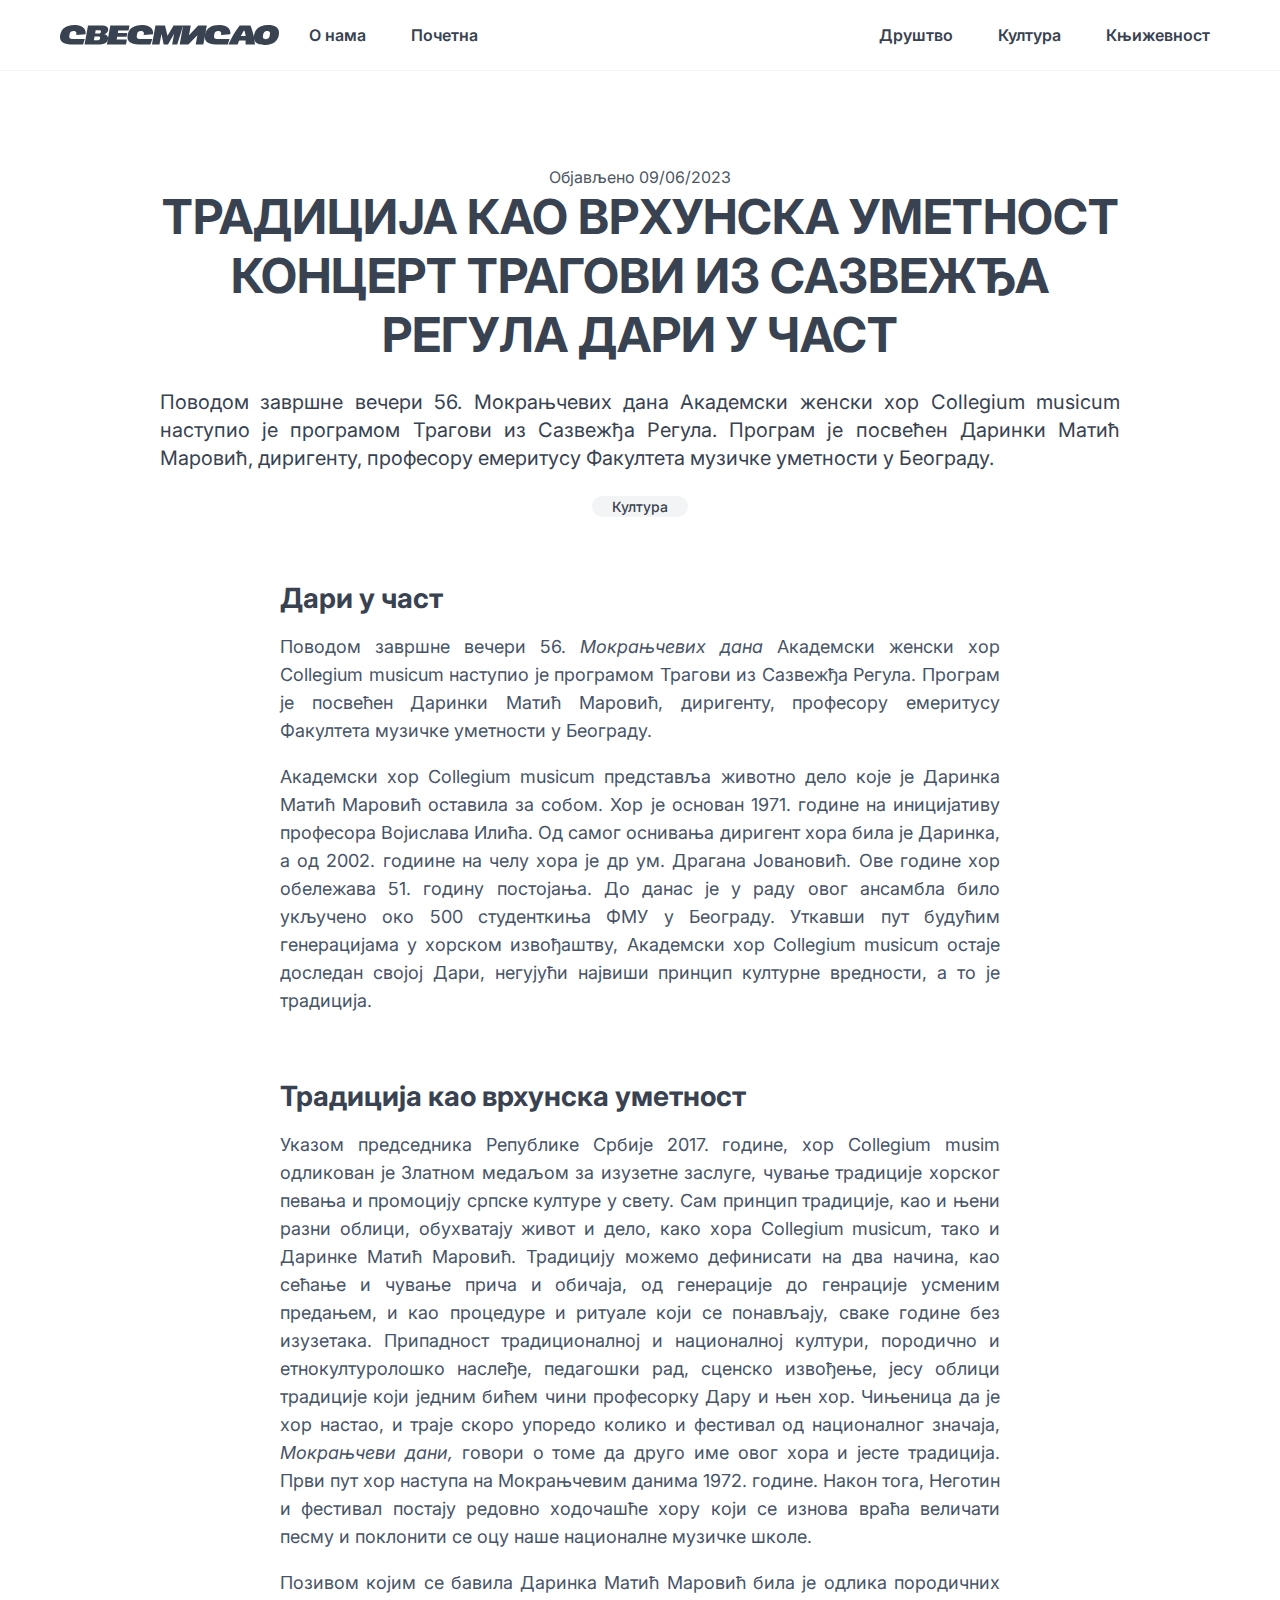
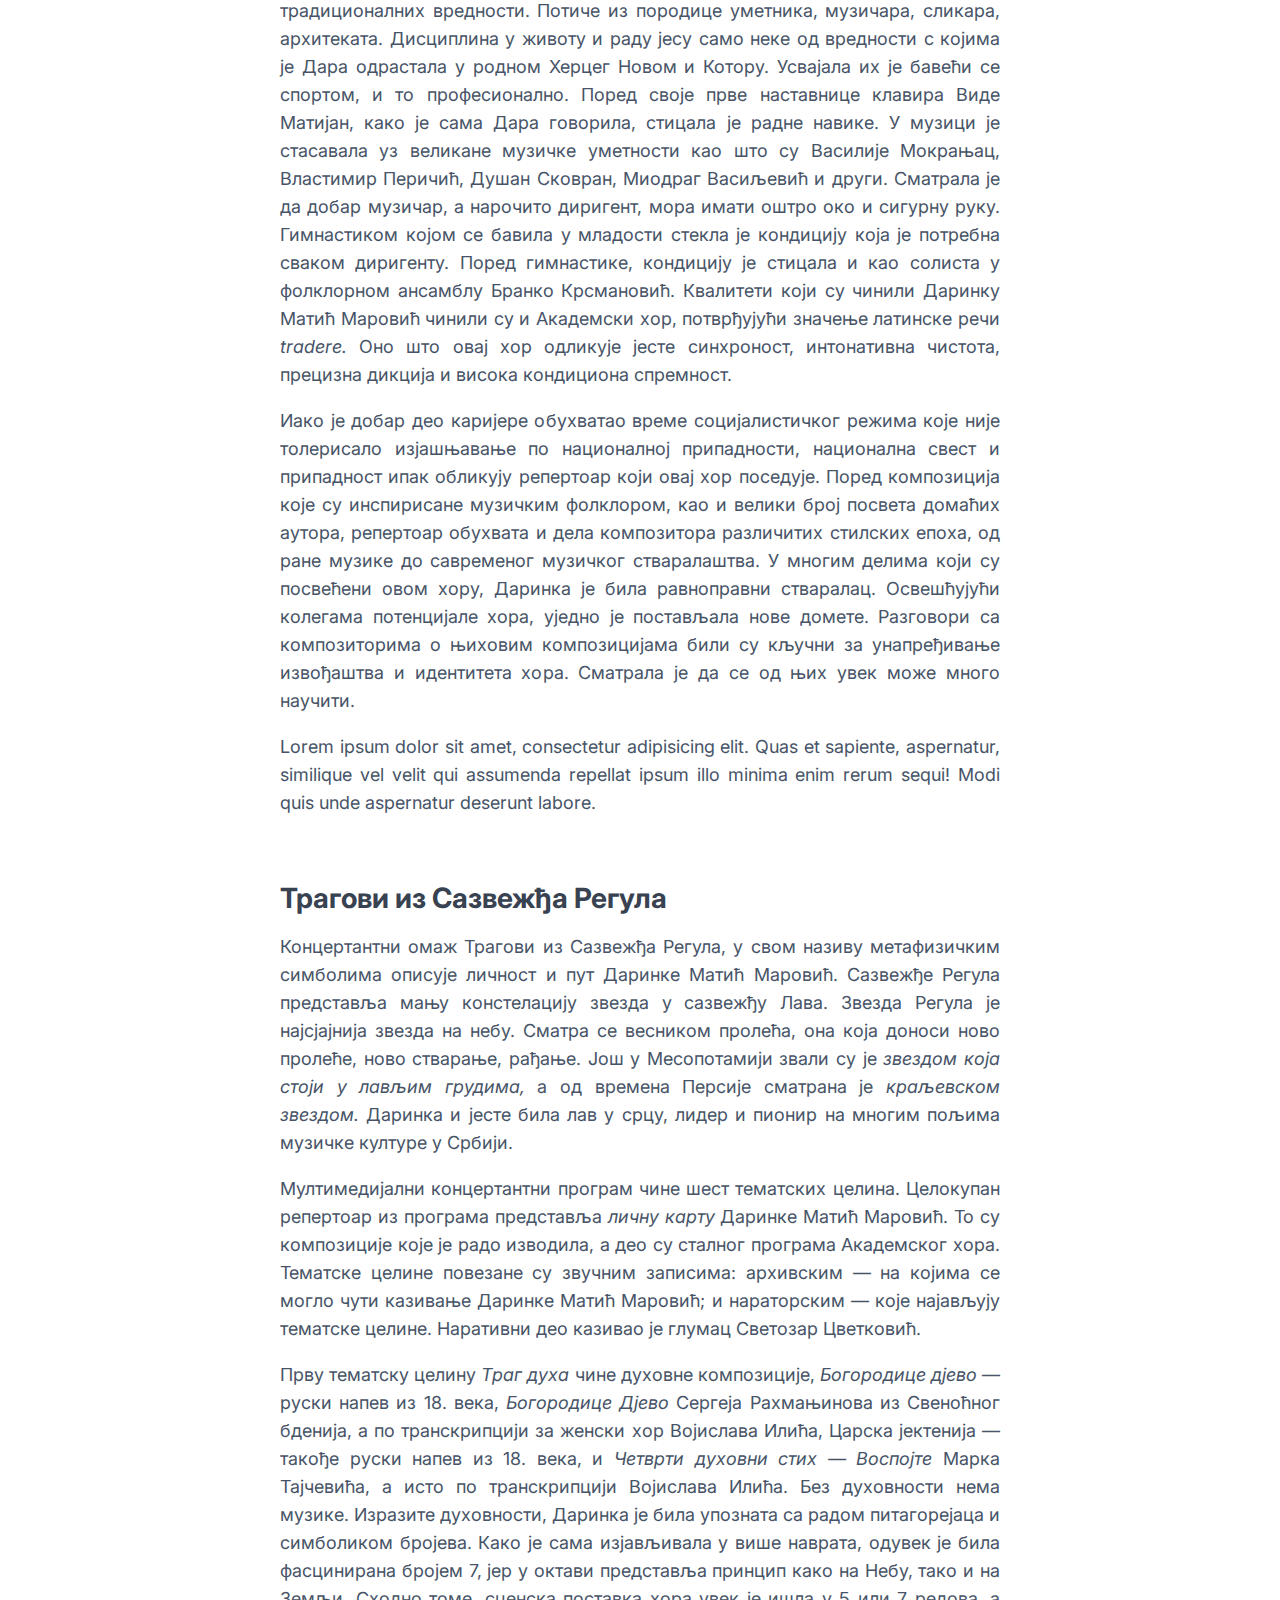
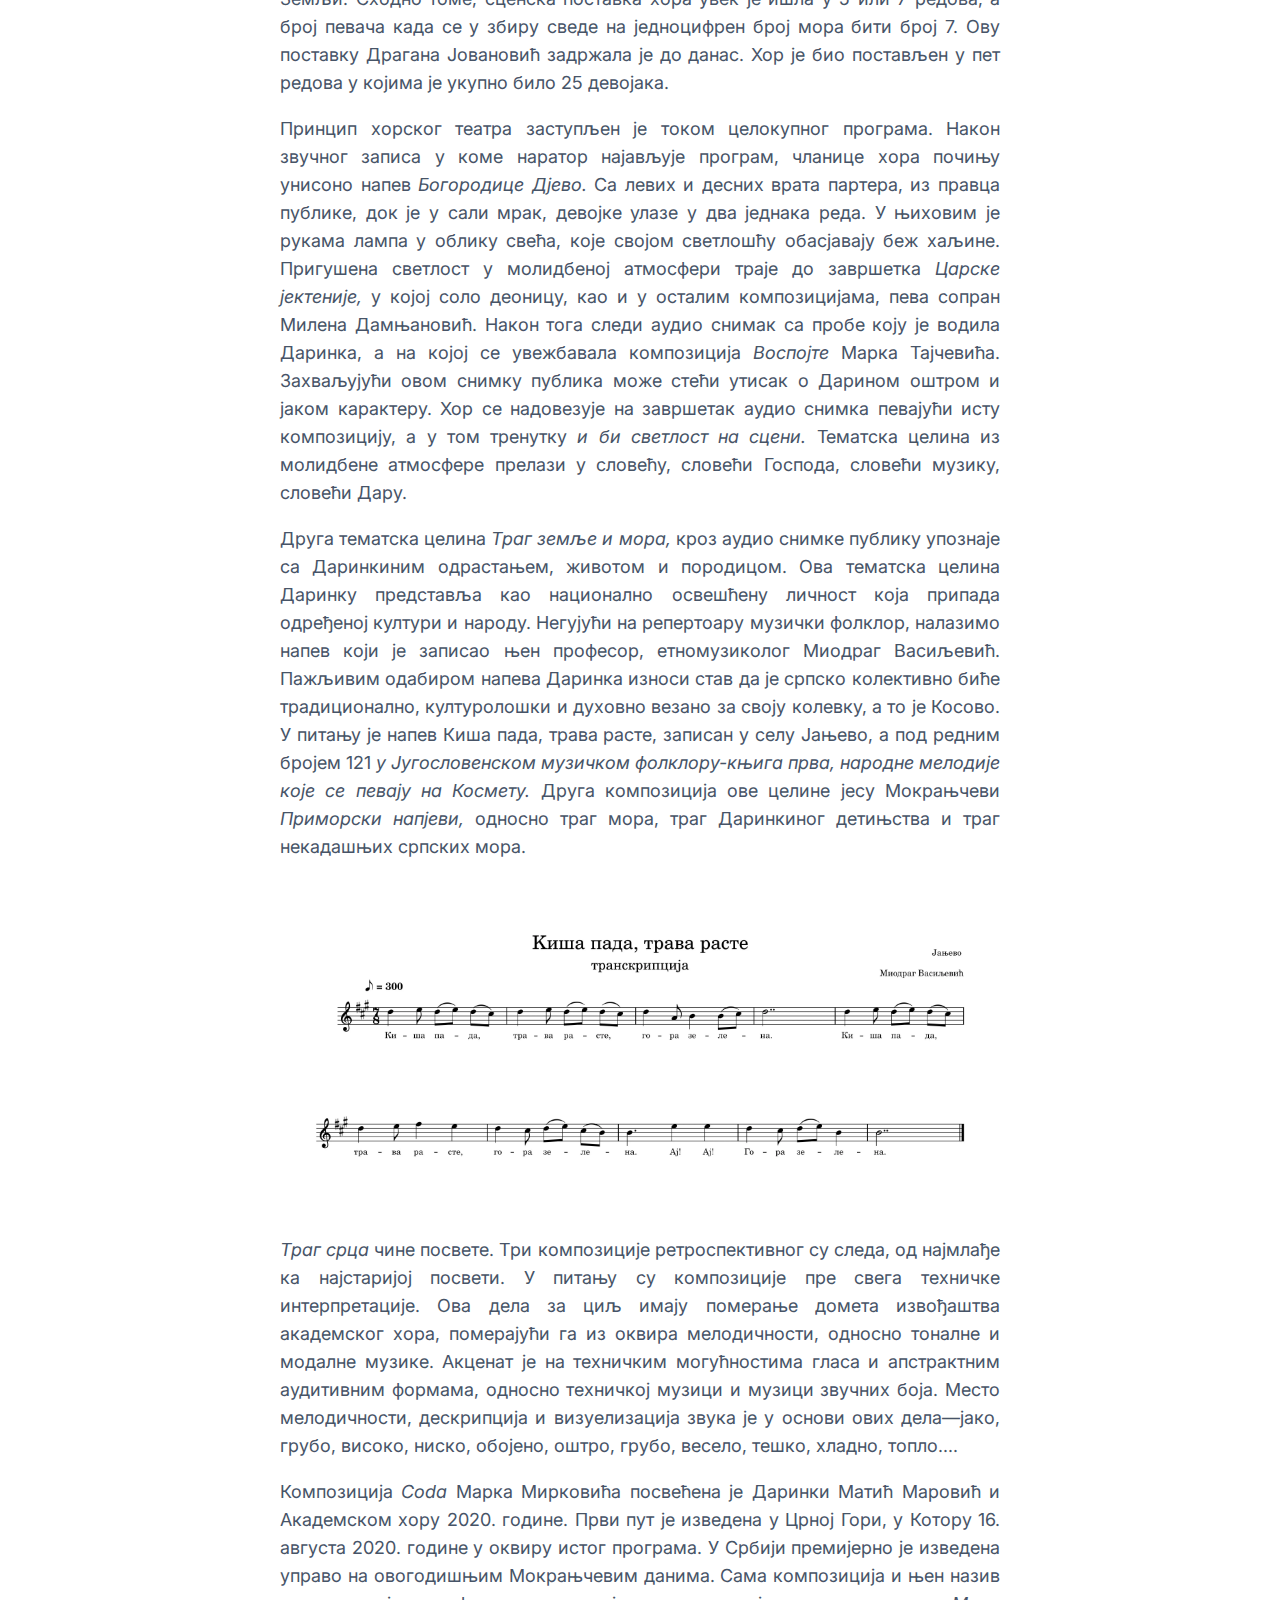
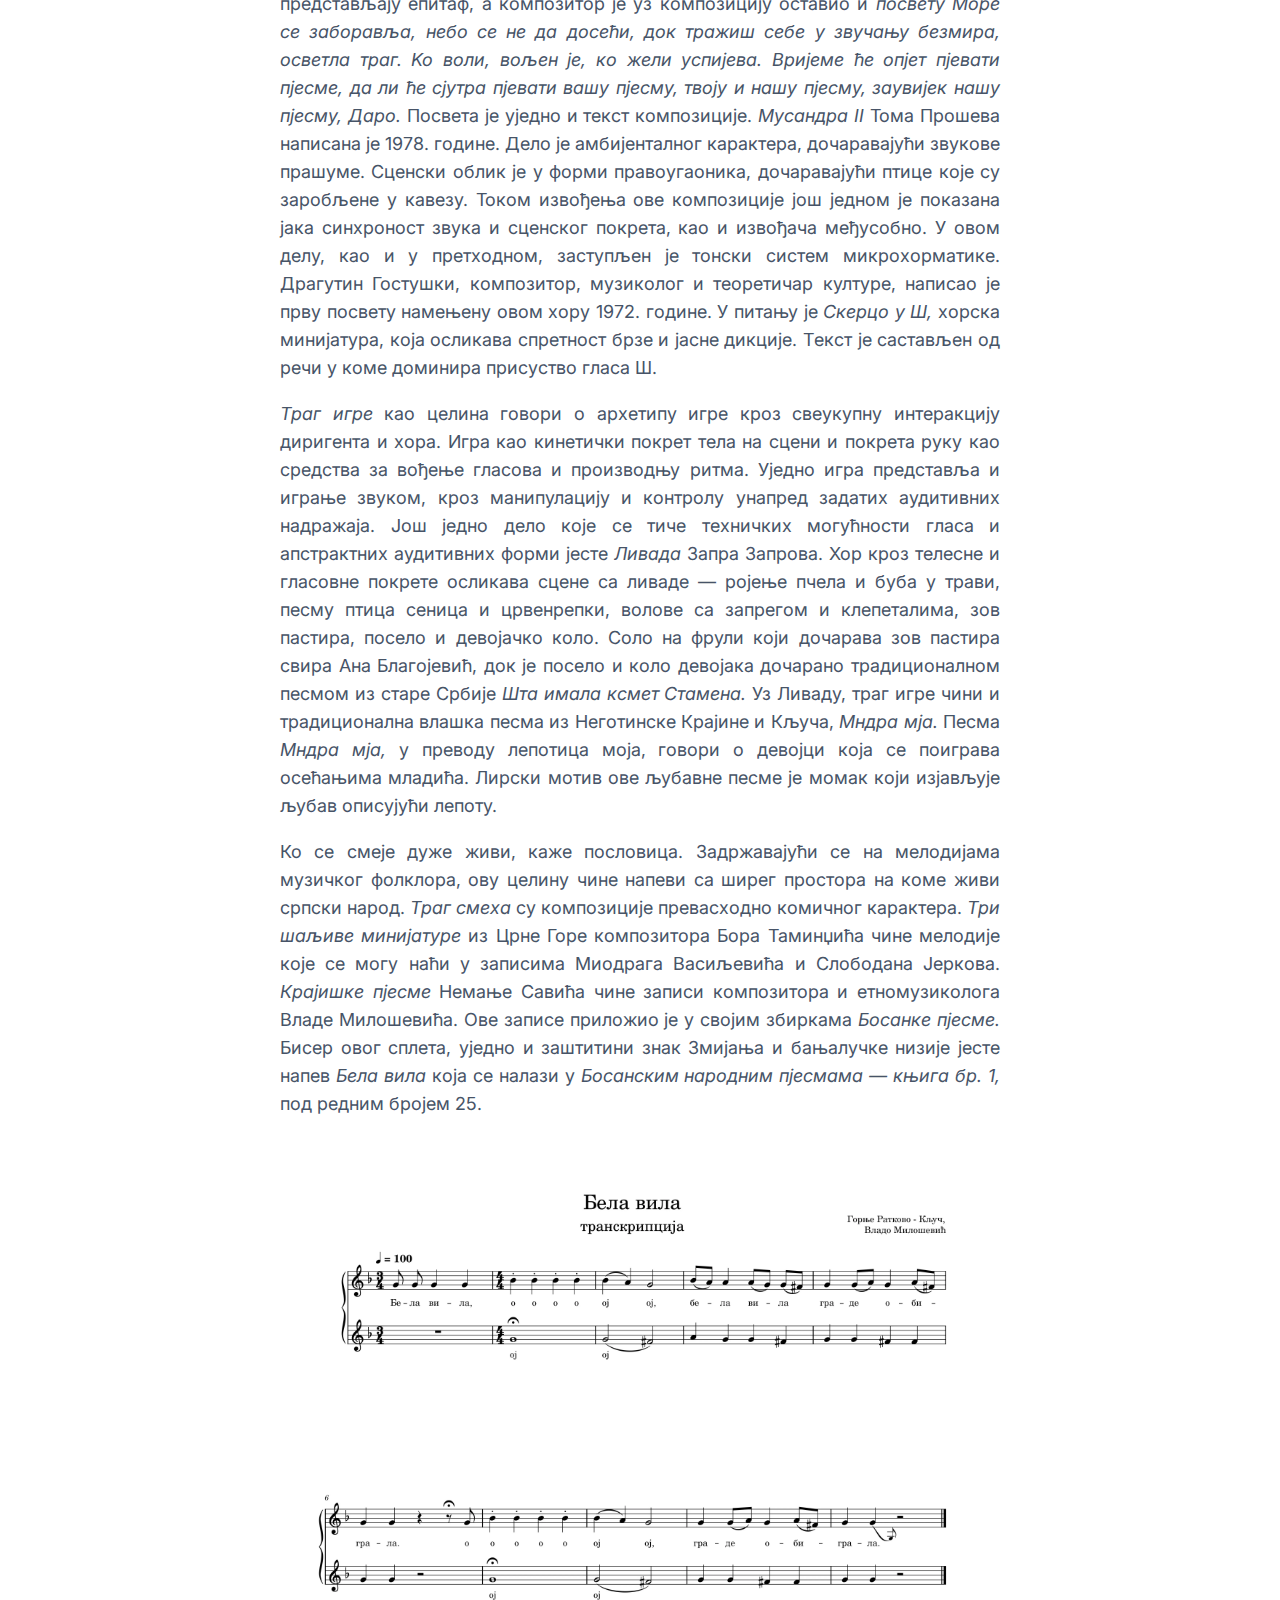
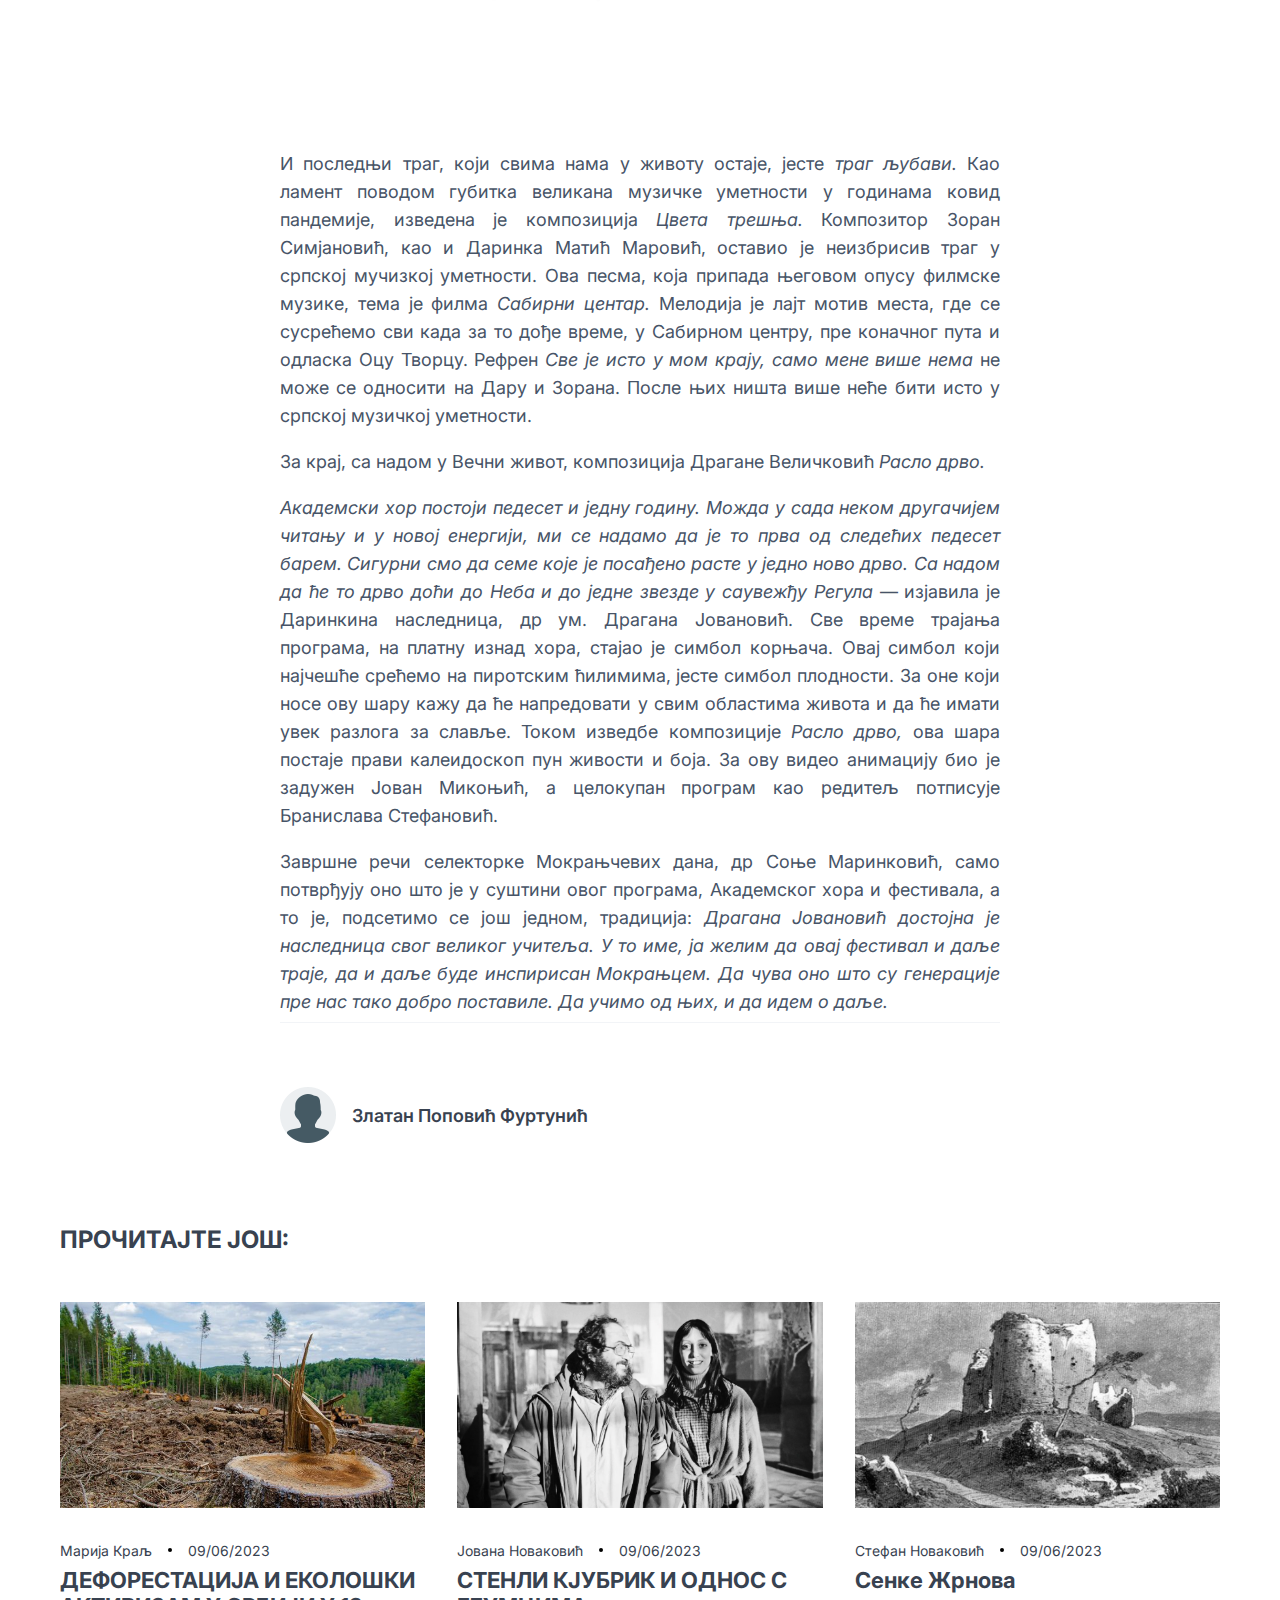
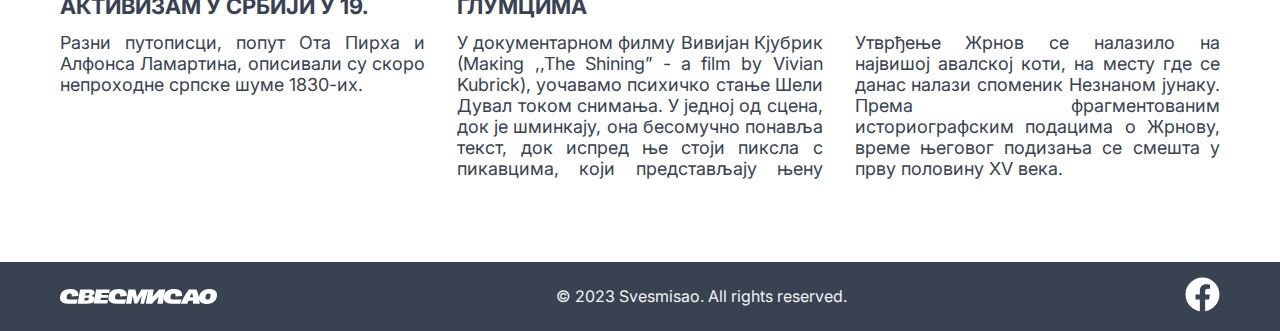
<file: articles/tradicija_kao_vrhunska_umetnost_koncert_tragovi_iz_sazvezdja_regula_dari_u_cast.html>
<!DOCTYPE html>
<html lang="sr-RS">
  <head>
    <meta charset="UTF-8" />
    <meta http-equiv="X-UA-Compatible" content="IE=edge" />
    <meta name="viewport" content="width=device-width, initial-scale=1.0" />
    <meta
      name="description"
      content="Поводом завршне вечери 56. Мокрањчевих дана Академски женски хор
    Collegium musicum наступио је програмом Трагови из Сазвежђа Регула.
    Програм је посвећен Даринки Матић Маровић, диригенту, професору
    емеритусу Факултета музичке уметности у Београду."
    />
    <link rel="icon" href="../images/favIcon.png" />
    <link rel="apple-touch-icon" href="../images/apple-touch-icon.png" />
    <link rel="manifest" href="../manifest.webmanifest" />
    <title>
      СВЕСМИСАО-ТРАДИЦИЈА КАО ВРХУНСКА УМЕТНОСТ КОНЦЕРТ ТРАГОВИ ИЗ САЗВЕЖЂА
      РЕГУЛА ДАРИ У ЧАСТ
    </title>
    <link
      href="https://fonts.googleapis.com/css2?family=Inter:wght@400;500;600;700&display=swap"
      rel="stylesheet"
    />
    <link rel="stylesheet" href="..//style/style.css" />
    <link rel="stylesheet" href="../style/article_css.css" />
    <link rel="stylesheet" href="../style/queries.css" />
  </head>
  <body>
    <div class="nav--container">
      <header>
        <img src="../images/SS_logo.svg" alt="Organization logo" />
        <div class="header-links">
          <nav>
            <a class="category" href="../o-nama.html">О нама</a>
            <a class="category" href="../index.html">Почетна</a>
          </nav>
          <nav class="categories__header">
            <div class="category">
              <a href="../categories/drustvo.html">Друштво</a>
            </div>
            <div class="category">
              <a href="../categories/kultura.html">Култура</a>
            </div>
            <div class="category">
              <a href="../categories/knjizevnost.html">Књижевност</a>
              <div class="subcategories">
                <a href="../categories/knjizevnost.html">Поезија</a>
                <a href="../categories/knjizevnost.html">Проза</a>
              </div>
            </div>
          </nav>
        </div>
        <div class="hamburger-menu">
          <button class="toggle-menu">
            <img src="../images/hamMenu.svg" alt="Open menu button" />
          </button>
        </div>
      </header>
    </div>
    <article>
      <section class="article--heading">
        <span>Објављено 09/06/2023</span>
        <h1>
          ТРАДИЦИЈА КАО ВРХУНСКА УМЕТНОСТ КОНЦЕРТ ТРАГОВИ ИЗ САЗВЕЖЂА РЕГУЛА
          ДАРИ У ЧАСТ
        </h1>
        <p>
          Поводом завршне вечери 56. Мокрањчевих дана Академски женски хор
          Collegium musicum наступио је програмом Трагови из Сазвежђа Регула.
          Програм је посвећен Даринки Матић Маровић, диригенту, професору
          емеритусу Факултета музичке уметности у Београду.
        </p>
        <div class="category--marker">
          <span><a href="../categories/kultura.html">Култура</a></span>
        </div>
      </section>

      <section class="article--content">
        <h2>Дари у част</h2>
        <p>
          Поводом завршне вечери 56. <i>Мокрањчевих дана</i> Академски женски
          хор Collegium musicum наступио је програмом Трагови из Сазвежђа
          Регула. Програм је посвећен Даринки Матић Маровић, диригенту,
          професору емеритусу Факултета музичке уметности у Београду.
        </p>
        <p>
          Академски хор Collegium musicum представља животно дело које је
          Даринка Матић Маровић oставила за собом. Хор је основан 1971. године
          на иницијативу професора Војислава Илића. Од самог оснивања диригент
          хора била је Даринка, а од 2002. годиине на челу хора је др ум.
          Драгана Јовановић. Ове године хор обележава 51. годину постојања. До
          данас је у раду овог ансамбла било укључено око 500 студенткиња ФМУ у
          Београду. Уткавши пут будућим генерацијама у хорском извођаштву,
          Академски хор Collegium musicum oстаје доследан својој Дари, негујући
          највиши принцип културне вредности, а то је традиција.
        </p>
      </section>
      <section class="article--content">
        <h2>Традиција као врхунска уметност</h2>
        <p>
          Указом председника Републике Србије 2017. године, хор Collegium musim
          oдликован је Златном медаљом за изузетне заслуге, чување традиције
          хорског певања и промоцију српске културе у свету. Сам принцип
          традиције, као и њени разни облици, обухватају живот и дело, како хора
          Collegium musicum, тако и Даринке Матић Маровић. Традицију можемо
          дефинисати на два начина, као сећање и чување прича и обичаја, од
          генерације до генрације усменим предањем, и као процедуре и ритуале
          који се понављају, сваке године без изузетака. Припадност
          традиционалној и националној култури, породично и етнокултуролошко
          наслеђе, педагошки рад, сценско извођење, јесу облици традиције који
          једним бићем чини професорку Дару и њен хор. Чињеница да је хор
          настао, и траје скоро упоредо колико и фестивал од националног
          значаја, <i>Мокрањчеви дани,</i> говори о томе да друго име овог хора
          и јесте традиција. Први пут хор наступа на Мокрањчевим данима 1972.
          године. Након тога, Неготин и фестивал постају редовно ходочашће хору
          који се изнова враћа величати песму и поклонити се оцу наше националне
          музичке школе.
        </p>
        <p>
          Позивом којим се бавила Даринка Матић Маровић била је одлика
          породичних традиционалних вредности. Потиче из породице уметника,
          музичара, сликара, архитеката. Дисциплина у животу и раду јесу само
          неке од вредности с којима је Дара oдрастала у родном Херцег Новом и
          Котору. Усвајала их је бавећи се спортом, и то професионално. Поред
          своје прве наставнице клавира Виде Матијан, како je сама Дара
          говорила, стицала је радне навике. У музици је стасавала уз великане
          музичке уметности као што су Василије Мокрањац, Властимир Перичић,
          Душан Сковран, Миодраг Васиљевић и други. Сматрала је да добар
          музичар, а нарочито диригент, мора имати оштро око и сигурну руку.
          Гимнастиком којом се бавила у младости стекла је кондицију која је
          потребна сваком диригенту. Поред гимнастике, кондицију је стицала и
          као солиста у фолклорном ансамблу Бранко Крсмановић. Квалитети који су
          чинили Даринку Матић Маровић чинили су и Академски хор, потврђујући
          значење латинске речи <i>tradere.</i>
          Оно што овај хор одликује јесте синхроност, интонативна чистота,
          прецизна дикција и висока кондициона спремност.
        </p>

        <p>
          Иако је добар део каријере обухватао време социјалистичког режима које
          није толерисало изјашњавање по националној припадности, национална
          свест и припадност ипак обликују репертоар који овај хор поседује.
          Поред композиција које су инспирисане музичким фолклором, као и велики
          број посвета домаћих аутора, репертоар обухвата и дела композитора
          различитих стилских епоха, од ране музике до савременог музичког
          стваралаштва. У многим делима који су посвећени овом хору, Даринка је
          била равноправни стваралац. Освешћујући колегама потенцијале хора,
          уједно је постављала нове домете. Разговори са композиторима о њиховим
          композицијама били су кључни за унапређивање извођаштва и идентитета
          хора. Сматрала је да се од њих увек може много научити.
        </p>

        <p>
          Lorem ipsum dolor sit amet, consectetur adipisicing elit. Quas et
          sapiente, aspernatur, similique vel velit qui assumenda repellat ipsum
          illo minima enim rerum sequi! Modi quis unde aspernatur deserunt
          labore.
        </p>
      </section>
      <section class="article--content">
        <h2>Трагови из Сазвежђа Регула</h2>
        <p>
          Концертантни омаж Трагови из Сазвежђа Регула, у свом називу
          метафизичким симболима описује личност и пут Даринке Матић Маровић.
          Сазвежђе Регула представља мању констелацију звезда у сазвежђу Лава.
          Звезда Регула је најсјајнија звезда на небу. Сматра се весником
          пролећа, она која доноси ново пролеће, ново стварање, рађање. Још у
          Месопотамији звали су је <i>звездом која стоји у лављим грудима,</i> а
          од времена Персије сматрана је <i>краљевском звездом.</i> Даринка и
          јесте била лав у срцу, лидер и пионир на многим пољима музичке културе
          у Србији.
        </p>
        <p>
          Мултимедијални концертантни програм чине шест тематских целина.
          Целокупан репертоар из програма представља <i>личну карту</i> Даринке
          Матић Маровић. То су композиције које је радо изводила, а део су
          сталног програма Академског хора. Тематске целине повезане су звучним
          записима: архивским ― на којима се могло чути казивање Даринке Матић
          Маровић; и нараторским ― које најављују тематске целине. Наративни део
          казивао је глумац Светозар Цветковић.
        </p>
        <p>
          Прву тематску целину <i>Траг духа</i> чине духовне композиције,
          <i>Богородице дјево</i> ― руски напев из 18. века,
          <i>Богородице Дјево</i> Сергеја Рахмањинова из Свеноћног бденија, а по
          транскрипцији за женски хор Војислава Илића, Царска јектенија ― такође
          руски напев из 18. века, и
          <i>Четврти духовни стих ― Воспојте</i> Марка Тајчевића, а исто по
          транскрипцији Војислава Илића. Без духовности нема музике. Изразите
          духовности, Даринка је била упозната са радом питагорејаца и
          симболиком бројева. Како је сама изјављивала у више наврата, одувек је
          била фасцинирана бројем 7, јер у октави представља принцип како на
          Небу, тако и на Земљи. Сходно томе, сценска поставка хора увек је ишла
          у 5 или 7 редова, а број певача када се у збиру сведе на једноцифрен
          број мора бити број 7. Oву поставку Драгана Јовановић задржала је до
          данас. Хор је био постављен у пет редова у којима је укупно било 25
          девојака.
        </p>
        <p>
          Принцип хорског театра заступљен је током целокупног програма. Након
          звучног записа у коме наратор најављује програм, чланице хора почињу
          унисоно напев <i>Богородице Дјево.</i>
          Са левих и десних врата партера, из правца публике, док је у сали
          мрак, девојке улазе у два једнака реда. У њиховим је рукама лампа у
          облику свећа, које својом светлошћу обасјавају беж хаљине. Пригушена
          светлост у молидбеној атмосфери траје до завршетка
          <i>Царске јектеније,</i> у којој соло деоницу, као и у осталим
          композицијама, пева сопран Милена Дамњановић. Након тога следи аудио
          снимак са пробе коју је водила Даринка, а на којој се увежбавала
          композиција <i>Воспојте</i> Марка Тајчевића. Захваљујући овом снимку
          публика може стећи утисак о Дарином оштром и јаком карактеру. Хор се
          надовезује на завршетак аудио снимка певајући исту композицију, а у
          том тренутку <i>и би светлост на сцени.</i> Тематска целина из
          молидбене атмосфере прелази у словећу, словећи Господа, словећи
          музику, словећи Дару.
        </p>
        <p>
          Друга тематска целина <i>Траг земље и мора,</i> кроз аудио снимке
          публику упознаје са Даринкиним одрастањем, животом и породицом. Ова
          тематска целина Даринку представља као национално освешћену личност
          која припада одређеној култури и народу. Негујући на репертоару
          музички фолклор, налазимо напев који је записао њен професор,
          етномузиколог Миодраг Васиљевић. Пажљивим одабиром напева Даринка
          износи став да је српско колективно биће традиционално, културолошки и
          духовно везано за своју колевку, а то је Косово. У питању је напев
          Киша пада, трава расте, записан у селу Јањево, а под редним бројем 121
          <i
            >у Југословенском музичком фолклору-књига прва, народне мелодије
            које се певају на Космету.</i
          >
          Друга композиција ове целине јесу Мокрањчеви <i>Приморски напјеви,</i>
          односно траг мора, траг Даринкиног детињства и траг некадашњих српских
          мора.
        </p>
        <img
          class="featured--img"
          src="../images/article-img/tradicija_kao_vrhunska_umetnost_koncert_tragovi_iz_sazvezdja_regula_dari_u_cast/kisa_pada-trava_raste.webp"
          alt="Транскрипција Мидорага Васиљевића из Југословенског музичког фолклора"
        />
        <p>
          <i>Траг срца</i> чине посвете. Tри композиције ретроспективног су
          следа, од најмлађе ка најстаријој посвети. У питању су композиције пре
          свега техничке интерпретације. Ова дела за циљ имају померање домета
          извођаштва академског хора, померајући га из оквира мелодичности,
          односно тоналне и модалне музике. Акценат је на техничким могућностима
          гласа и апстрактним аудитивним формама, односно техничкој музици и
          музици звучних боја. Место мелодичности, дескрипција и визуелизација
          звука је у основи ових дела―јако, грубо, високо, ниско, обојено,
          оштро, грубо, весело, тешко, хладно, топло....
        </p>

        <p>
          Композиција <i>Coda</i> Марка Мирковића посвећена је Даринки Матић
          Маровић и Академском хору 2020. године. Први пут је изведена у Црној
          Гори, у Котору 16. августа 2020. године у оквиру истог програма. У
          Србији премијерно је изведена управо на овогодишњим Мокрањчевим
          данима. Сама композиција и њен назив представљају епитаф, а композитор
          је уз композицију оставио и
          <em
            >посвету Море се заборавља, небо се не да досећи, док тражиш себе у
            звучању безмира, осветла траг. Ko воли, вољен је, ко жели успијева.
            Вријеме ће опјет пјевати пјесме, да ли ће сјутра пјевати вашу
            пјесму, твоју и нашу пјесму, заувијек нашу пјесму, Даро.</em
          >
          Посвета је уједно и текст композиције. <em>Мусандра II</em> Тома
          Прошева написана је 1978. године. Дело је амбијенталног карактера,
          дочаравајући звукове прашуме. Сценски облик је у форми правоугаоника,
          дочаравајући птице које су заробљене у кавезу. Током извођења ове
          композиције још једном је показана јака синхроност звука и сценског
          покрета, као и извођача међусобно. У овом делу, као и у претходном,
          заступљен је тонски систем микрохорматике. Драгутин Гостушки,
          композитор, музиколог и теоретичар културе, написао је прву посвету
          намењену овом хору 1972. године. У питању је
          <em>Скерцо у Ш,</em> хорска минијатура, која осликава спретност брзе и
          јасне дикције. Tекст је састављен од речи у коме доминира присуство
          гласа Ш.
        </p>
        <p>
          <em>Траг игре</em> као целина говори о архетипу игре кроз свеукупну
          интеракцију диригента и хора. Игра као кинетички покрет тела на сцени
          и покрета руку као средства за вођење гласова и производњу ритма.
          Уједно игра представља и играње звуком, кроз манипулацију и контролу
          унапред задатих аудитивних надражаја. Још једно дело које се тиче
          техничких могућности гласа и апстрактних аудитивних форми јесте
          <em>Ливада</em> Запра Запрова. Хор кроз телесне и гласовне покрете
          осликава сцене са ливаде ― ројење пчела и буба у трави, песму птица
          сеница и црвенрепки, волове са запрегом и клепеталима, зов пастира,
          посело и девојачко коло. Соло на фрули који дочарава зов пастира свира
          Ана Благојевић, док је посело и коло девојака дочарано традиционалном
          песмом из старе Србије <em>Шта имала ксмет Стамена.</em> Уз Ливаду,
          траг игре чини и традиционална влашка песма из Неготинске Крајине и
          Кључа, <em> Mндра мја.</em> Песма <em>Мндра мја,</em> у преводу
          лепотица моја, говори о девојци која се поиграва осећањима младића.
          Лирски мотив ове љубавне песме је момак који изјављује љубав описујући
          лепоту.
        </p>
        <p>
          Ко се смеје дуже живи, каже пословица. Задржавајући се на мелодијама
          музичког фолклора, ову целину чине напеви са ширег простора на коме
          живи српски народ. <em>Траг смеха</em> су композиције превасходно
          комичног карактера. <em>Три шаљиве минијатуре</em> из Црне Горе
          композитора Бора Таминџића чине мелодије које се могу наћи у записима
          Миодрага Васиљевића и Слободана Јеркова.
          <em>Крајишке пјесме</em> Немање Савића чине записи композитора и
          етномузиколога Владе Милошевића. Ове записе приложио је у својим
          збиркама <em>Босанке пјесме.</em> Бисер овог сплета, уједно и
          заштитини знак Змијања и бањалучке низије јесте напев
          <em>Бела вила</em> која се налази у
          <em>Босанским народним пјесмама ― књига бр. 1,</em> под редним бројем
          25.
        </p>
        <img
          class="featured--img"
          src="../images/article-img/tradicija_kao_vrhunska_umetnost_koncert_tragovi_iz_sazvezdja_regula_dari_u_cast/bela_vila.webp"
          alt="Транскрипција Владе Милошевића из Босанских народних пјесама"
        />
        <p>
          И последњи траг, који свима нама у животу остаје, јесте
          <em>траг љубави.</em> Као ламент поводом губитка великана музичке
          уметности у годинама ковид пандемије, изведена је композиција
          <em>Цвета трешња.</em> Композитор Зоран Симјановић, као и Даринка
          Матић Маровић, оставио је неизбрисив траг у српској мучизкој
          уметности. Ова песма, која припада његовом опусу филмске музике, тема
          је филма <em>Сабирни центар.</em> Mелодија је лајт мотив места, где се
          сусрећемо сви када за то дође време, у Сабирном центру, пре коначног
          пута и одласка Оцу Творцу. Рефрен
          <em>Све је исто у мом крају, само мене више нема</em> не може се
          односити на Дару и Зорана. После њих ништа више неће бити исто у
          српској музичкој уметности.
        </p>
        <p>
          За крај, са надом у Вечни живот, композиција Драгане Величковић
          <i>Расло дрво.</i>
        </p>
        <p>
          <i
            >Академски хор постоји педесет и једну годину. Можда у сада неком
            другачијем читању и у новој енергији, ми се надамо да је то прва од
            следећих педесет барем. Сигурни смо да семе које је посађено расте у
            једно ново дрво. Са надом да ће то дрво доћи до Неба и до једне
            звезде у саувежђу Регула</i
          >
          ― изјавила је Даринкина наследница, др ум. Драгана Јовановић. Све
          време трајања програма, на платну изнад хора, стајао је симбол
          корњача. Овај симбол који најчешће срећемо на пиротским ћилимима,
          јесте симбол плодности. За оне који носе ову шару кажу да ће
          напредовати у свим областима живота и да ће имати увек разлога за
          славље. Током изведбе композиције <i>Расло дрво,</i> ова шара постаје
          прави калеидоскоп пун живости и боја. За ову видео анимацију био је
          задужен Јован Микоњић, а целокупан програм као редитељ потписује
          Бранислава Стефановић.
        </p>
        <p>
          Завршне речи селекторке Мокрањчевих дана, др Соње Маринковић, само
          потврђују оно што је у суштини овог програма, Академског хора и
          фестивала, а то је, подсетимо се још једном, традиција:
          <em
            >Драгана Јовановић достојна је наследница свог великог учитеља. У то
            име, ја желим да овај фестивал и даље траје, да и даље буде
            инспирисан Мокрањцем. Да чува оно што су генерације пре нас тако
            добро поставиле. Да учимо од њих, и да идем о даље.</em
          >
        </p>
      </section>
      <div class="article--content">
        <div class="avatar--author">
          <div>
            <img src="../images/avatar.png" alt="" />
          </div>
          <div>
            <div class="article--author">Златан Поповић Фуртунић</div>
          </div>
          <!-- <div class="social--media">FB</div> -->
        </div>
      </div>
    </article>
    <div class="related--articles">
      <h2 class="read-also-heading">ПРОЧИТАЈТЕ ЈОШ:</h2>
      <div class="sugested--articles"></div>
    </div>
    <footer>
      <div class="trade-mark-and-social-media">
        <img src="../images/ss_logo_white.svg" alt="Organization logo" />
        <span>&copy 2023 Svesmisao. All rights reserved.</span>
        <span>
          <a href="https://www.facebook.com/groups/736148828238290">
            <img
              class="facebook-img"
              src="../images/facebook-icon.svg"
              alt="facebook logo"
            /> </a
        ></span>
      </div>
    </footer>
    <div class="menu-modal hidden">
      <div class="close-btn">
        <button class="toggle-menu">
          <img src="../images/closeIcon.svg" alt="Close menu button" />
        </button>
      </div>
      <div class="center-content">
        <div class="hamburger-menu-categories">
          <a href="../o-nama.html">О нама</a>
          <a href="../index.html">Почетна</a>
          <a href="../categories/drustvo.html">Друштво</a>
          <a href="../categories/kultura.html">Култура</a>
          <a href="../categories/knjizevnost.html">Књижевност</a>
        </div>
      </div>
    </div>
  </body>
  <script type="module" src="../js/suggestedArticles.js"></script>
  <script src="../js/hamManuLogic.js"></script>
</html>
</file>
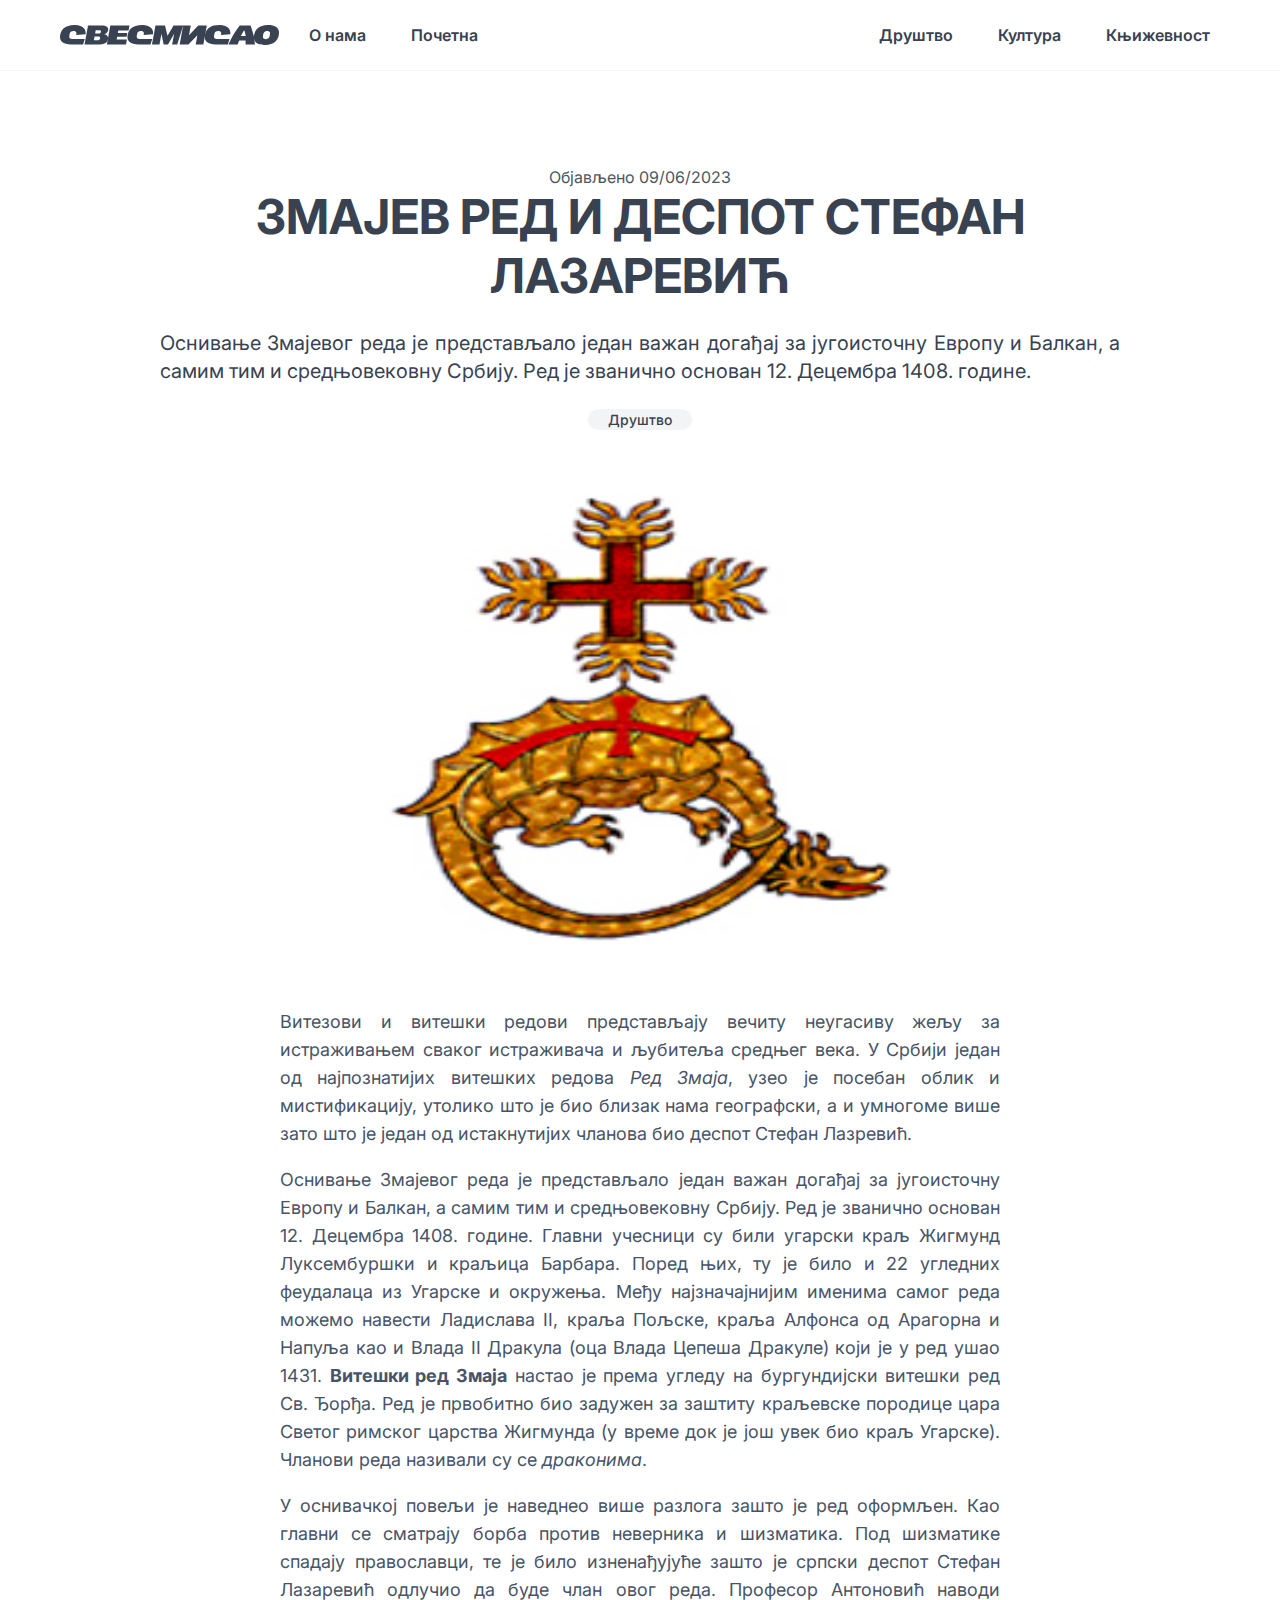
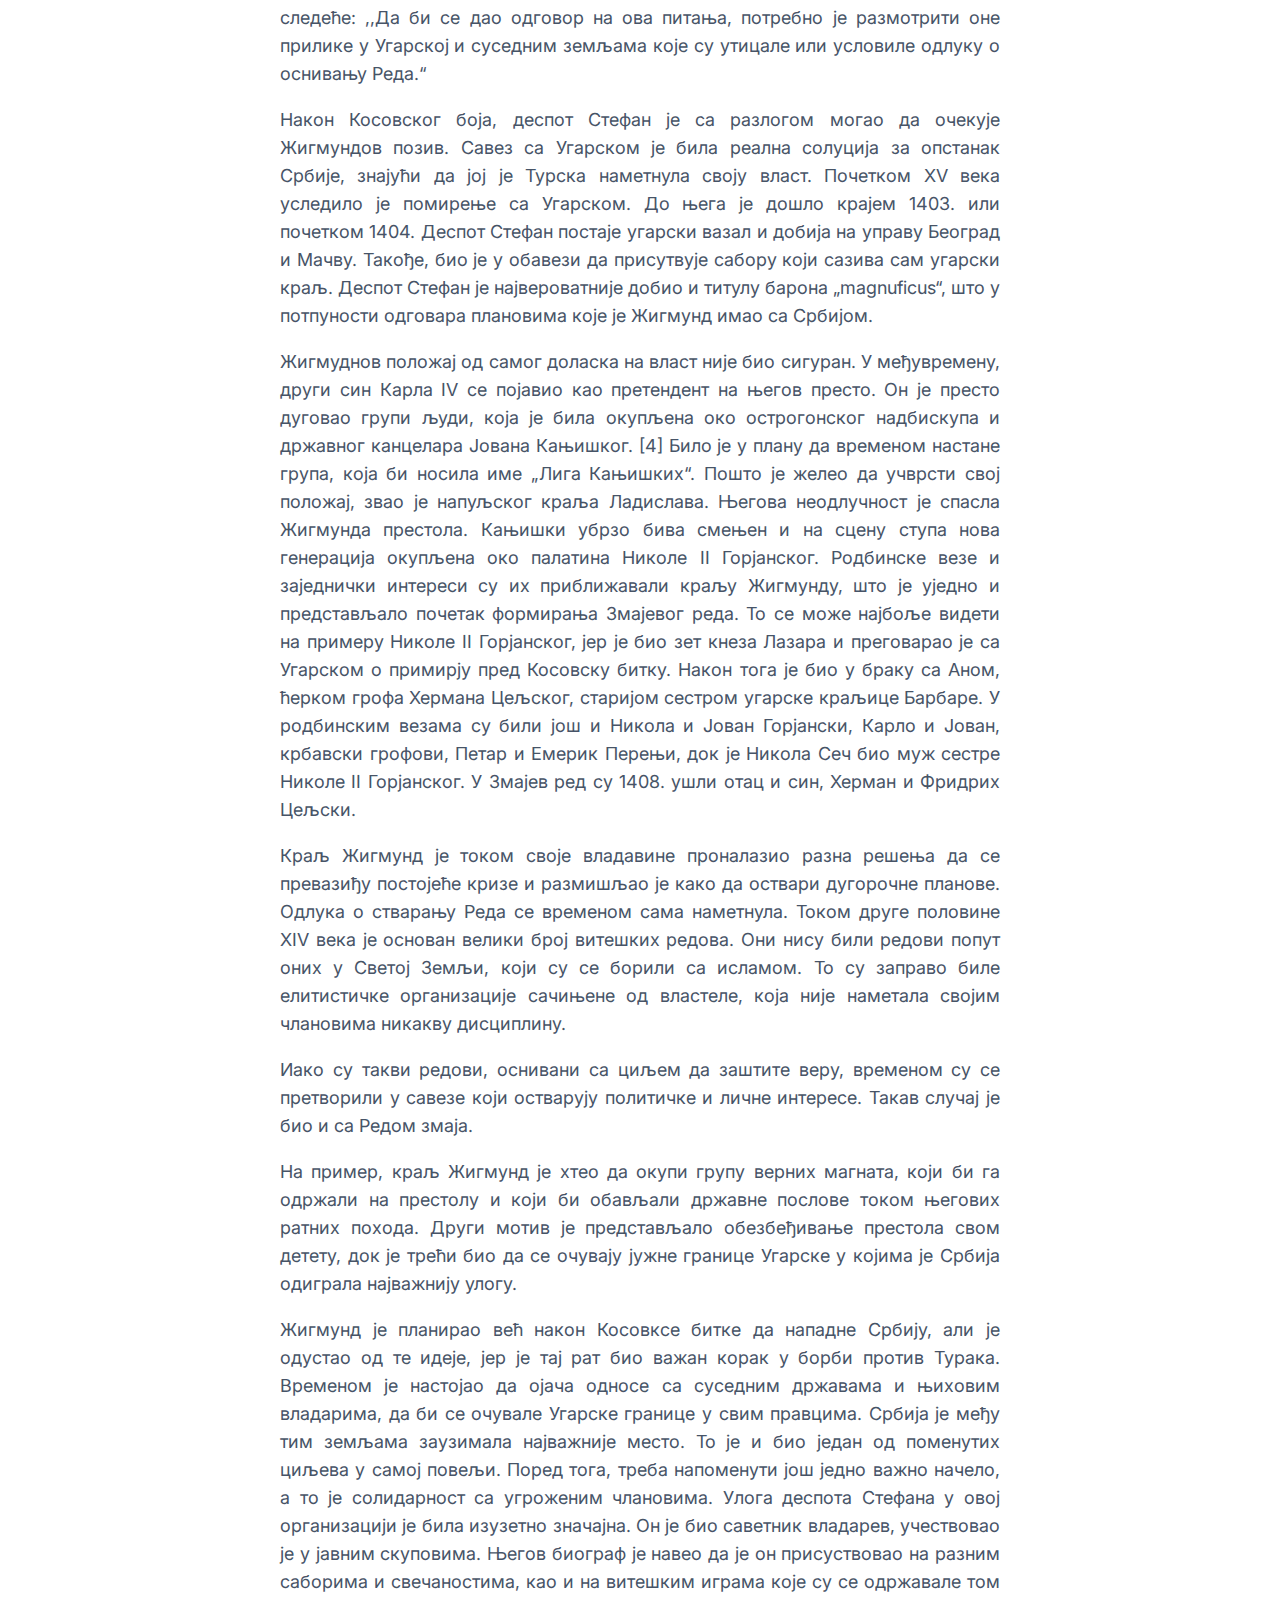
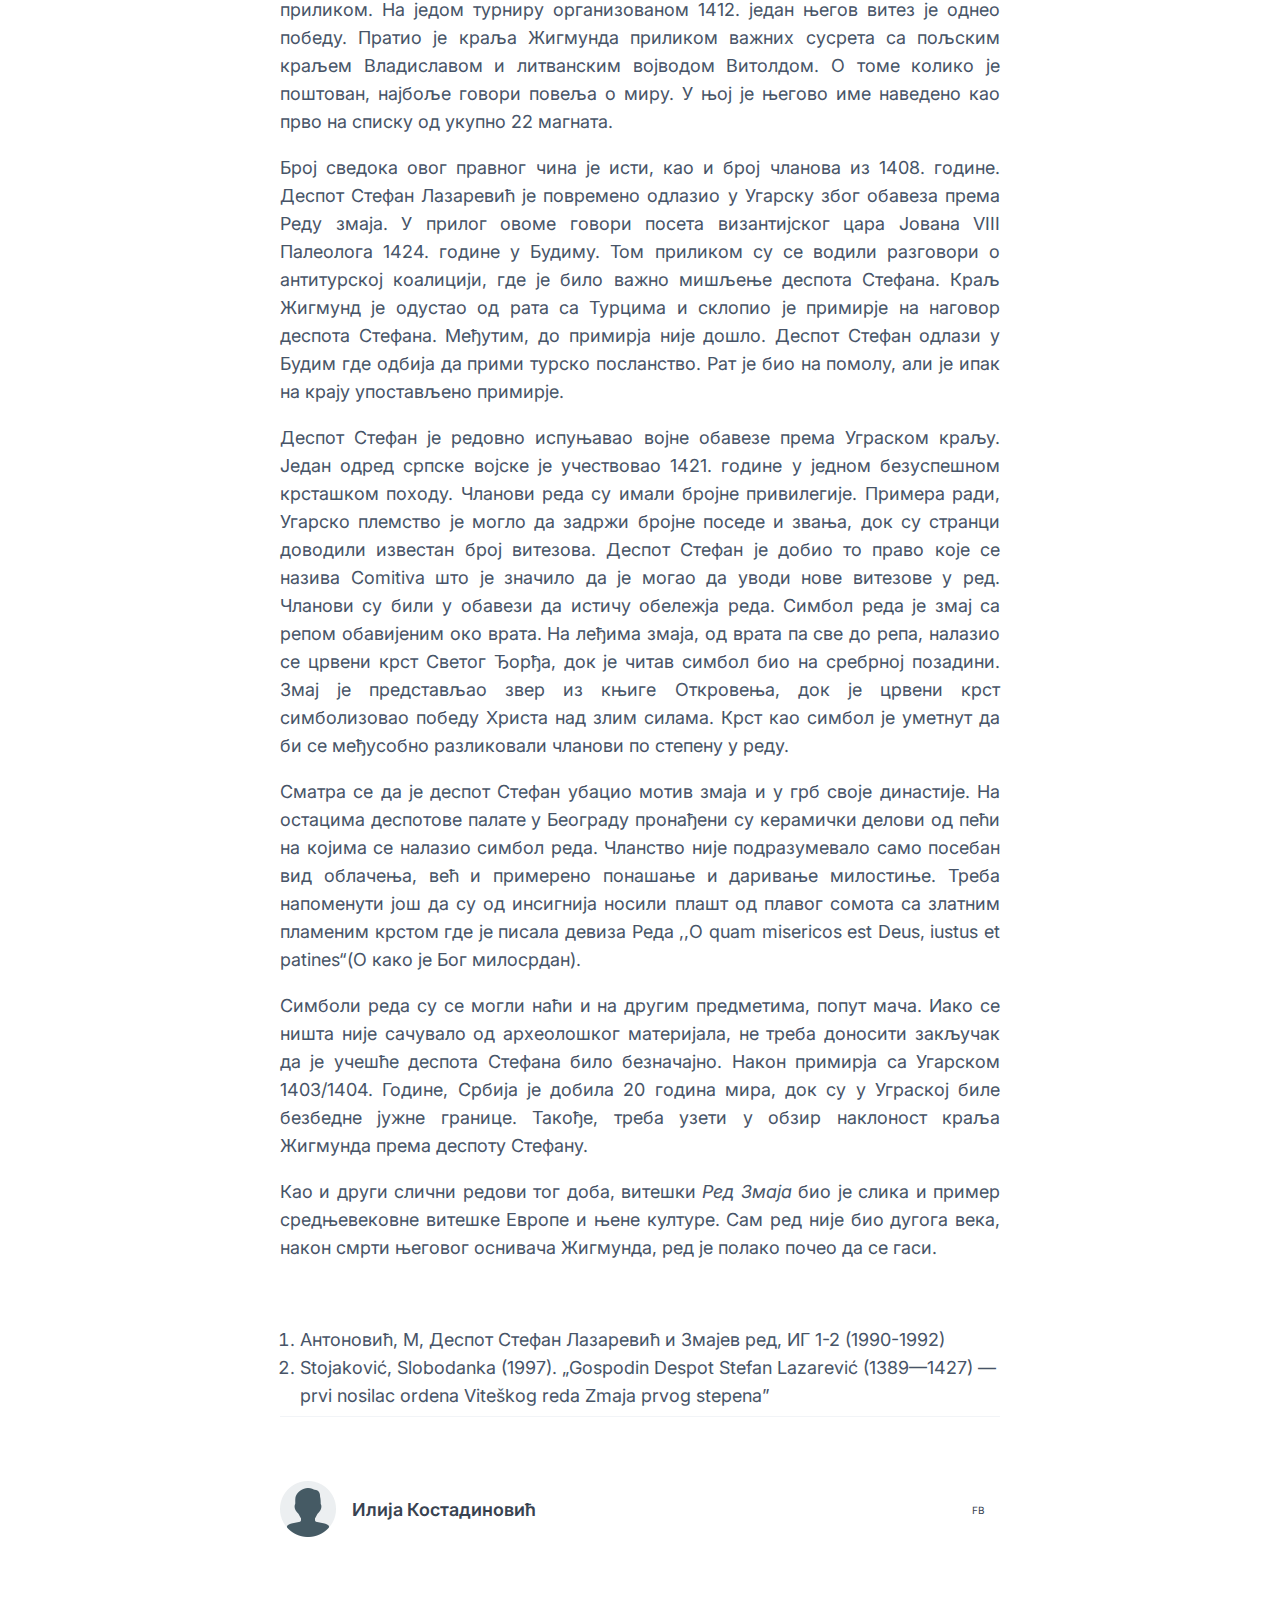
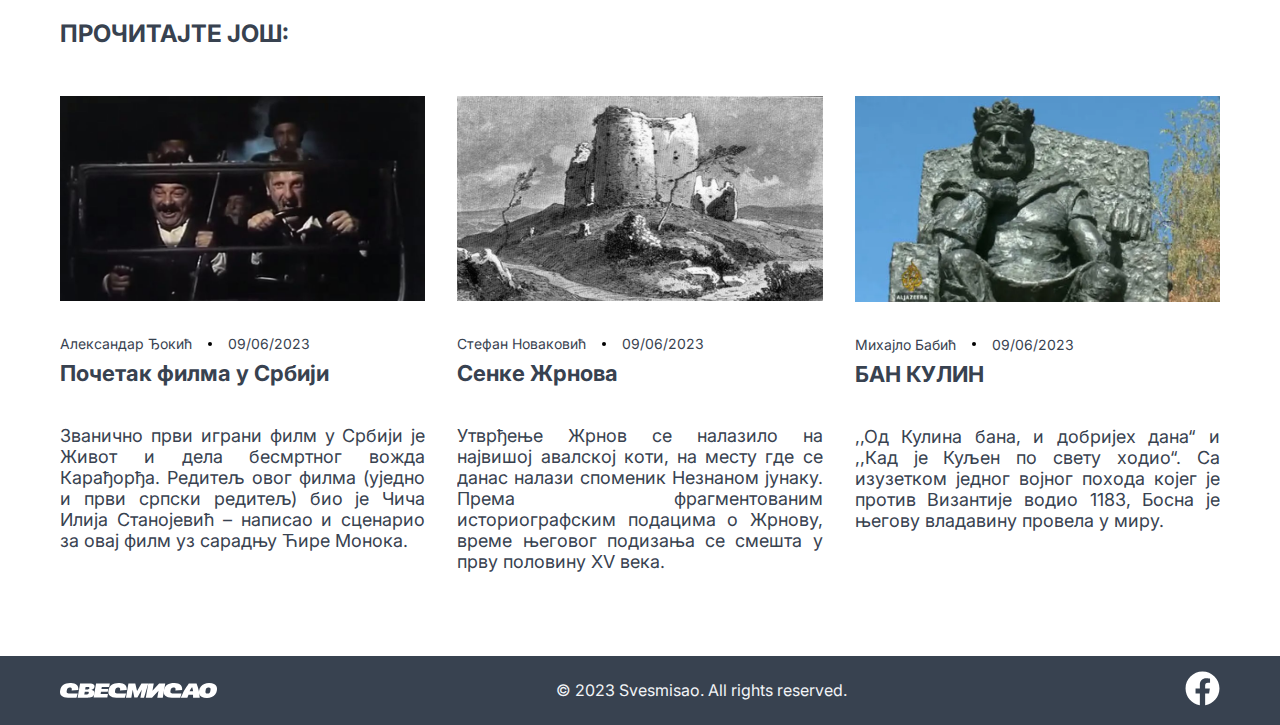
<file: articles/zmajev_red_despot_stefan_lazarevic.html>
<!DOCTYPE html>
<html lang="sr-RS">
  <head>
    <meta charset="UTF-8" />
    <meta http-equiv="X-UA-Compatible" content="IE=edge" />
    <meta name="viewport" content="width=device-width, initial-scale=1.0" />
    <meta
      name="description"
      content="Оснивање Змајевог реда је представљало један важан догађај за
    југоисточну Европу и Балкан, а самим тим и средњовековну Србију. Ред
    је званично основан 12. Децембра 1408. године."
    />
    <link rel="icon" href="../images/favIcon.png" />
    <link rel="apple-touch-icon" href="../images/apple-touch-icon.png" />
    <link rel="manifest" href="../manifest.webmanifest" />
    <title>СВЕСМИСАО-ЗМАЈЕВ РЕД И ДЕСПОТ СТЕФАН ЛАЗАРЕВИЋ</title>
    <link
      href="https://fonts.googleapis.com/css2?family=Inter:wght@400;500;600;700&display=swap"
      rel="stylesheet"
    />
    <link rel="stylesheet" href="..//style/style.css" />
    <link rel="stylesheet" href="../style/article_css.css" />
    <link rel="stylesheet" href="../style/queries.css" />
  </head>
  <body>
    <div class="nav--container">
      <header>
        <img src="../images/SS_logo.svg" alt="Organization logo" />
        <div class="header-links">
          <nav>
            <a class="category" href="../o-nama.html">О нама</a>
            <a class="category" href="../index.html">Почетна</a>
          </nav>
          <nav class="categories__header">
            <div class="category">
              <a href="../categories/drustvo.html">Друштво</a>
            </div>
            <div class="category">
              <a href="../categories/kultura.html">Култура</a>
            </div>
            <div class="category">
              <a href="../categories/knjizevnost.html">Књижевност</a>
              <div class="subcategories">
                <a href="../categories/knjizevnost.html">Поезија</a>
                <a href="../categories/knjizevnost.html">Проза</a>
              </div>
            </div>
          </nav>
        </div>
        <div class="hamburger-menu">
          <button class="toggle-menu">
            <img src="../images/hamMenu.svg" alt="Open menu button" />
          </button>
        </div>
      </header>
    </div>
    <article>
      <section class="article--heading">
        <span>Објављено 09/06/2023</span>
        <h1>ЗМАЈЕВ РЕД И ДЕСПОТ СТЕФАН ЛАЗАРЕВИЋ</h1>
        <p>
          Оснивање Змајевог реда је представљало један важан догађај за
          југоисточну Европу и Балкан, а самим тим и средњовековну Србију. Ред
          је званично основан 12. Децембра 1408. године.
        </p>
        <div class="category--marker">
          <span><a href="../categories/drustvo.html">Друштво</a></span>
        </div>
      </section>
      <img
        src="../images/zmajev_red_despot_stefan_lazarevic.jpg"
        alt=""
        style="max-width: 1200px; max-height: 450px"
      />
      <section class="article--content">
        <p>
          Витезови и витешки редови представљају вечиту неугасиву жељу за
          истраживањем сваког истраживача и љубитеља средњег века. У Србији
          један од најпознатијих витешких редова <em>Ред Змаја</em>, узео је
          посебан облик и мистификацију, утолико што је био близак нама
          географски, а и умногоме више зато што је један од истакнутијих
          чланова био деспот Стефан Лазревић.
        </p>
        <p>
          Оснивање Змајевог реда је представљало један важан догађај за
          југоисточну Европу и Балкан, а самим тим и средњовековну Србију. Ред
          је званично основан 12. Децембра 1408. године. Главни учесници су били
          угарски краљ Жигмунд Луксембуршки и краљица Барбара. Поред њих, ту је
          било и 22 угледних феудалаца из Угарске и окружења. Међу
          најзначајнијим именима самог реда можемо навести Ладислава II, краља
          Пољске, краља Алфонса од Арагорна и Напуља као и Влада II Дракула (оца
          Влада Цепеша Дракуле) који је у ред ушао 1431.
          <strong>Витешки ред Змаја</strong>
          настао је према угледу на бургундијски витешки ред Св. Ђорђа. Ред је
          првобитно био задужен за заштиту краљевске породице цара Светог
          римског царства Жигмунда (у време док је још увек био краљ Угарске).
          Чланови реда називали су се <em>драконима</em>.
        </p>

        <p>
          У оснивачкој повељи је наведнео више разлога зашто је ред оформљен.
          Као главни се сматрају борба против неверника и шизматика. Под
          шизматике спадају православци, те је било изненађујуће зашто је српски
          деспот Стефан Лазаревић одлучио да буде члан овог реда. Професор
          Антоновић наводи следеће: ,,Да би се дао одговор на ова питања,
          потребно је размотрити оне прилике у Угарској и суседним земљама које
          су утицале или условиле одлуку о оснивању Реда.“
        </p>

        <p>
          Након Косовског боја, деспот Стефан је са разлогом могао да очекује
          Жигмундов позив. Савез са Угарском је била реална солуција за опстанак
          Србије, знајући да јој је Турска наметнула своју власт. Почетком XV
          века уследило је помирење са Угарском. До њега је дошло крајем 1403.
          или почетком 1404. Деспот Стефан постаје угарски вазал и добија на
          управу Београд и Мачву. Такође, био је у обавези да присутвује сабору
          који сазива сам угарски краљ. Деспот Стефан је највероватније добио и
          титулу барона „magnuficus“, што у потпуности одговара плановима које
          је Жигмунд имао са Србијом.
        </p>
        <p>
          Жигмуднов положај од самог доласка на власт није био сигуран. У
          међувремену, други син Карла IV се појавио као претендент на његов
          престо. Он је престо дуговао групи људи, која је била окупљена око
          острогонског надбискупа и државног канцелара Јована Кањишког. [4] Било
          је у плану да временом настане група, која би носила име „Лига
          Кањишких“. Пошто је желео да учврсти свој положај, звао је напуљског
          краља Ладислава. Његова неодлучност је спасла Жигмунда престола.
          Кањишки убрзо бива смењен и на сцену ступа нова генерација окупљена
          око палатина Николе II Горјанског. Родбинске везе и заједнички
          интереси су их приближавали краљу Жигмунду, што је уједно и
          представљало почетак формирања Змајевог реда. То се може најбоље
          видети на примеру Николе II Горјанског, јер је био зет кнеза Лазара и
          преговарао је са Угарском о примирју пред Косовску битку. Након тога
          је био у браку са Аном, ћерком грофа Хермана Цељског, старијом сестром
          угарске краљице Барбаре. У родбинским везама су били још и Никола и
          Јован Горјански, Карло и Јован, крбавски грофови, Петар и Емерик
          Перењи, док је Никола Сеч био муж сестре Николе II Горјанског. У
          Змајев ред су 1408. ушли отац и син, Херман и Фридрих Цељски.
        </p>
        <p>
          Краљ Жигмунд је током своје владавине проналазио разна решења да се
          превазиђу постојеће кризе и размишљао је како да оствари дугорочне
          планове. Одлука о стварању Реда се временом сама наметнула. Током
          друге половине XIV века је основан велики број витешких редова. Они
          нису били редови попут оних у Светој Земљи, који су се борили са
          исламом. То су заправо биле елитистичке организације сачињене од
          властеле, која није наметала својим члановима никакву дисциплину.
        </p>
        <p>
          Иако су такви редови, оснивани са циљем да заштите веру, временом су
          се претворили у савезе који остварују политичке и личне интересе.
          Такав случај је био и са Редом змаја.
        </p>
        <p>
          На пример, краљ Жигмунд је хтео да окупи групу верних магната, који би
          га одржали на престолу и који би обављали државне послове током
          његових ратних похода. Други мотив је представљало обезбеђивање
          престола свом детету, док је трећи био да се очувају јужне границе
          Угарске у којима је Србија одиграла најважнију улогу.
        </p>
        <p>
          Жигмунд је планирао већ након Косовксе битке да нападне Србију, али је
          одустао од те идеје, јер је тај рат био важан корак у борби против
          Турака. Временом је настојао да ојача односе са суседним државама и
          њиховим владарима, да би се очувале Угарске границе у свим правцима.
          Србија је међу тим земљама заузимала најважније место. То је и био
          један од поменутих циљева у самој повељи. Поред тога, треба напоменути
          још једно важно начело, а то је солидарност са угроженим члановима.
          Улога деспота Стефана у овој организацији је била изузетно значајна.
          Он је био саветник владарев, учествовао је у јавним скуповима. Његов
          биограф је навео да је он присуствовао на разним саборима и
          свечаностима, као и на витешким играма које су се одржавале том
          приликом. На једом турниру организованом 1412. један његов витез је
          однео победу. Пратио је краља Жигмунда приликом важних сусрета са
          пољским краљем Владиславом и литванским војводом Витолдом. О томе
          колико је поштован, најбоље говори повеља о миру. У њој је његово име
          наведено као прво на списку од укупно 22 магната.
        </p>
        <p>
          Број сведока овог правног чина је исти, као и број чланова из 1408.
          године. Деспот Стефан Лазаревић је повремено одлазио у Угарску због
          обавеза према Реду змаја. У прилог овоме говори посета византијског
          цара Јована VIII Палеолога 1424. године у Будиму. Том приликом су се
          водили разговори о антитурској коалицији, где је било важно мишљење
          деспота Стефана. Краљ Жигмунд је одустао од рата са Турцима и склопио
          је примирје на наговор деспота Стефана. Међутим, до примирја није
          дошло. Деспот Стефан одлази у Будим где одбија да прими турско
          посланство. Рат је био на помолу, али је ипак на крају упостављено
          примирје.
        </p>
        <p>
          Деспот Стефан је редовно испуњавао војне обавезе према Уграском краљу.
          Један одред српске војске је учествовао 1421. године у једном
          безуспешном крсташком походу. Чланови реда су имали бројне
          привилегије. Примера ради, Угарско племство је могло да задржи бројне
          поседе и звања, док су странци доводили известан број витезова. Деспот
          Стефан је добио то право које се назива Comitiva што је значило да је
          могао да уводи нове витезове у ред. Чланови су били у обавези да
          истичу обележја реда. Симбол реда је змај са репом обавијеним око
          врата. На леђима змаја, од врата па све до репа, налазио се црвени
          крст Светог Ђорђа, док је читав симбол био на сребрној позадини. Змај
          је представљао звер из књиге Откровења, док је црвени крст
          симболизовао победу Христа над злим силама. Крст као симбол је уметнут
          да би се међусобно разликовали чланови по степену у реду.
        </p>
        <p>
          Сматра се да је деспот Стефан убацио мотив змаја и у грб своје
          династије. На остацима деспотове палате у Београду пронађени су
          керамички делови од пећи на којима се налазио симбол реда. Чланство
          није подразумевало само посебан вид облачења, већ и примерено понашање
          и даривање милостиње. Треба напоменути још да су од инсигнија носили
          плашт од плавог сомота са златним пламеним крстом где је писала девиза
          Реда ,,O quam misericos est Deus, iustus et patines“(О како је Бог
          милосрдан).
        </p>
        <p>
          Симболи реда су се могли наћи и на другим предметима, попут мача. Иако
          се ништа није сачувало од археолошког материјала, не треба доносити
          закључак да је учешће деспота Стефана било безначајно. Након примирја
          са Угарском 1403/1404. Године, Србија је добила 20 година мира, док су
          у Уграској биле безбедне јужне границе. Такође, треба узети у обзир
          наклоност краља Жигмунда према деспоту Стефану.
        </p>
        <p>
          Као и други слични редови тог доба, витешки <em>Ред Змаја</em>
          био је слика и пример средњевековне витешке Европе и њене културе. Сам
          ред није био дугога века, након смрти његовог оснивача Жигмунда, ред
          је полако почео да се гаси.
        </p>
      </section>
      <section class="article--content">
        <ol>
          <li>
            Антоновић, М, Деспот Стефан Лазаревић и Змајев ред, ИГ 1-2
            (1990-1992)
          </li>
          <li>
            Stojaković, Slobodanka (1997). „Gospodin Despot Stefan Lazarević
            (1389—1427) — prvi nosilac ordena Viteškog reda Zmaja prvog stepena”
          </li>
        </ol>
      </section>

      <div class="article--content">
        <div class="avatar--author">
          <div>
            <img src="../images/avatar.png" alt="" />
          </div>
          <div>
            <div class="article--author">Илија Костадиновић</div>
          </div>
          <div class="social--media">FB</div>
        </div>
      </div>
    </article>
    <div class="related--articles">
      <h2 class="read-also-heading">ПРОЧИТАЈТЕ ЈОШ:</h2>
      <div class="sugested--articles"></div>
    </div>
    <footer>
      <div class="trade-mark-and-social-media">
        <img src="../images/ss_logo_white.svg" alt="Organization logo" />
        <span>&copy 2023 Svesmisao. All rights reserved.</span>
        <span>
          <a href="https://www.facebook.com/groups/736148828238290">
            <img
              class="facebook-img"
              src="../images/facebook-icon.svg"
              alt="facebook logo"
            /> </a
        ></span>
      </div>
    </footer>
    <div class="menu-modal hidden">
      <div class="close-btn">
        <button class="toggle-menu">
          <img src="../images/closeIcon.svg" alt="Close menu button" />
        </button>
      </div>
      <div class="center-content">
        <div class="hamburger-menu-categories">
          <a href="../o-nama.html">О нама</a>
          <a href="../index.html">Почетна</a>
          <a href="../categories/drustvo.html">Друштво</a>
          <a href="../categories/kultura.html">Култура</a>
          <a href="../categories/knjizevnost.html">Књижевност</a>
        </div>
      </div>
    </div>
  </body>
  <script type="module" src="../js/suggestedArticles.js"></script>
  <script src="../js/hamManuLogic.js"></script>
</html>
</file>
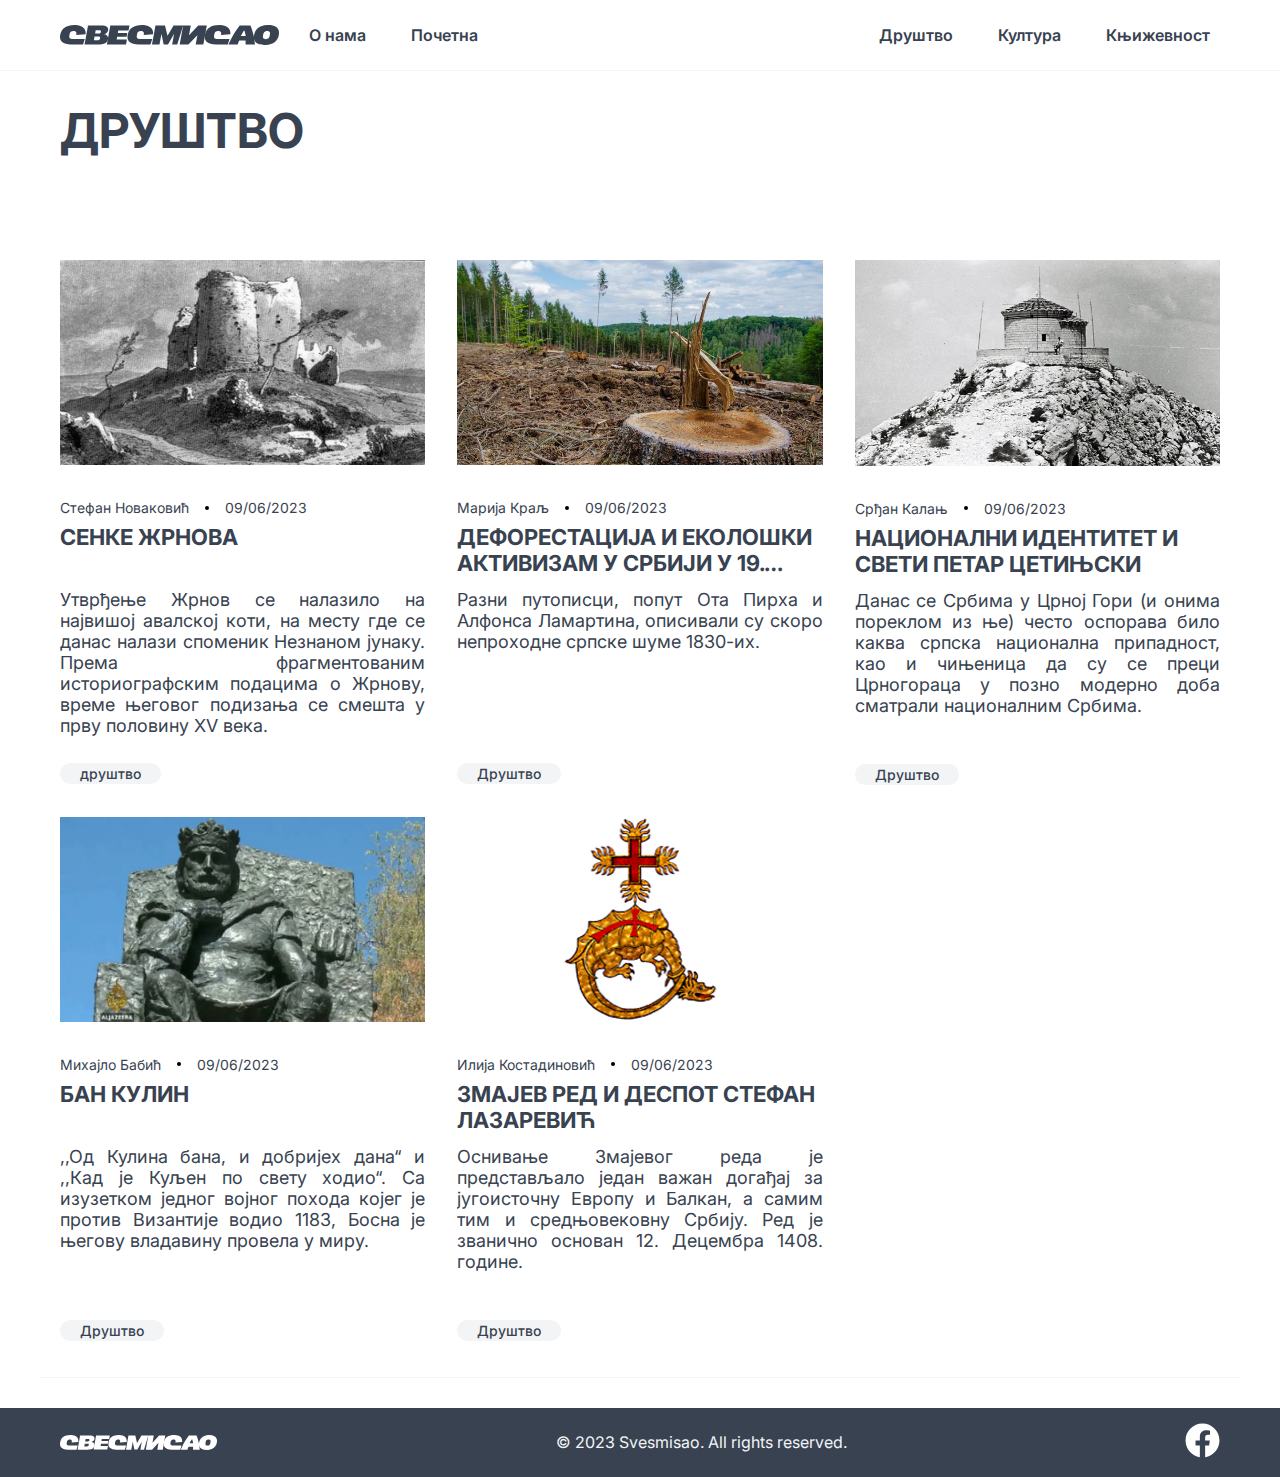
<file: categories/drustvo.html>
<!DOCTYPE html>
<html lang="sr-RS">
  <head>
    <meta charset="UTF-8" />
    <meta http-equiv="X-UA-Compatible" content="IE=edge" />
    <meta name="viewport" content="width=device-width, initial-scale=1.0" />
    <link rel="icon" href="../images/favIcon.png" />
    <link rel="apple-touch-icon" href="../images/apple-touch-icon.png" />
    <link rel="manifest" href="../manifest.webmanifest" />

    <link
      href="https://fonts.googleapis.com/css2?family=Inter:wght@400;500;600;700&display=swap"
      rel="stylesheet"
    />

    <link rel="stylesheet" href="../style/style.css" />
    <link rel="stylesheet" href="../style/queries.css" />
    <script type="module" src="../js/renderingLogic.js"></script>

    <title>СВЕСМИСАО-ДРУШТВО</title>
  </head>
  <body>
    <div class="nav--container">
      <header>
        <img src="../images/SS_logo.svg" alt="Organization logo" />
        <div class="header-links">
          <nav>
            <a class="category" href="../o-nama.html">О нама</a>
            <a class="category" href="../index.html">Почетна</a>
          </nav>
          <nav class="categories__header">
            <div class="category">
              <a href="../categories/drustvo.html">Друштво</a>
            </div>
            <div class="category">
              <a href="../categories/kultura.html">Култура</a>
            </div>
            <div class="category">
              <a href="../categories/knjizevnost.html">Књижевност</a>
              <div class="subcategories">
                <a href="../categories/knjizevnost.html">Поезија</a>
                <a href="../categories/knjizevnost.html">Проза</a>
              </div>
            </div>
          </nav>
        </div>
        <div class="hamburger-menu">
          <button class="toggle-menu">
            <img src="../images/hamMenu.svg" alt="Open menu button" />
          </button>
        </div>
      </header>
    </div>
    <div class="container">
      <div>
        <h1 id="search-param">ДРУШТВО</h1>
      </div>
      <div class="categories-articles"></div>
    </div>
    <footer>
      <div class="trade-mark-and-social-media">
        <img src="../images/ss_logo_white.svg" alt="Organization logo" />
        <span>&copy 2023 Svesmisao. All rights reserved.</span>
        <span>
          <a href="https://www.facebook.com/groups/736148828238290">
            <img
              class="facebook-img"
              src="../images/facebook-icon.svg"
              alt="facebook logo"
            /> </a
        ></span>
      </div>
    </footer>
    <div class="menu-modal hidden">
      <div class="close-btn">
        <button class="toggle-menu">
          <img src="../images/closeIcon.svg" alt="Close menu button" />
        </button>
      </div>
      <div class="center-content">
        <div class="hamburger-menu-categories">
          <a href="../o-nama.html">О нама</a>
          <a href="../index.html">Почетна</a>
          <a href="drustvo.html">Друштво</a>
          <a href="kultura.html">Култура</a>
          <a href="knjizevnost.html">Књижевност</a>
        </div>
      </div>
    </div>
  </body>
  <script src="../js/hamManuLogic.js"></script>
</html>
</file>
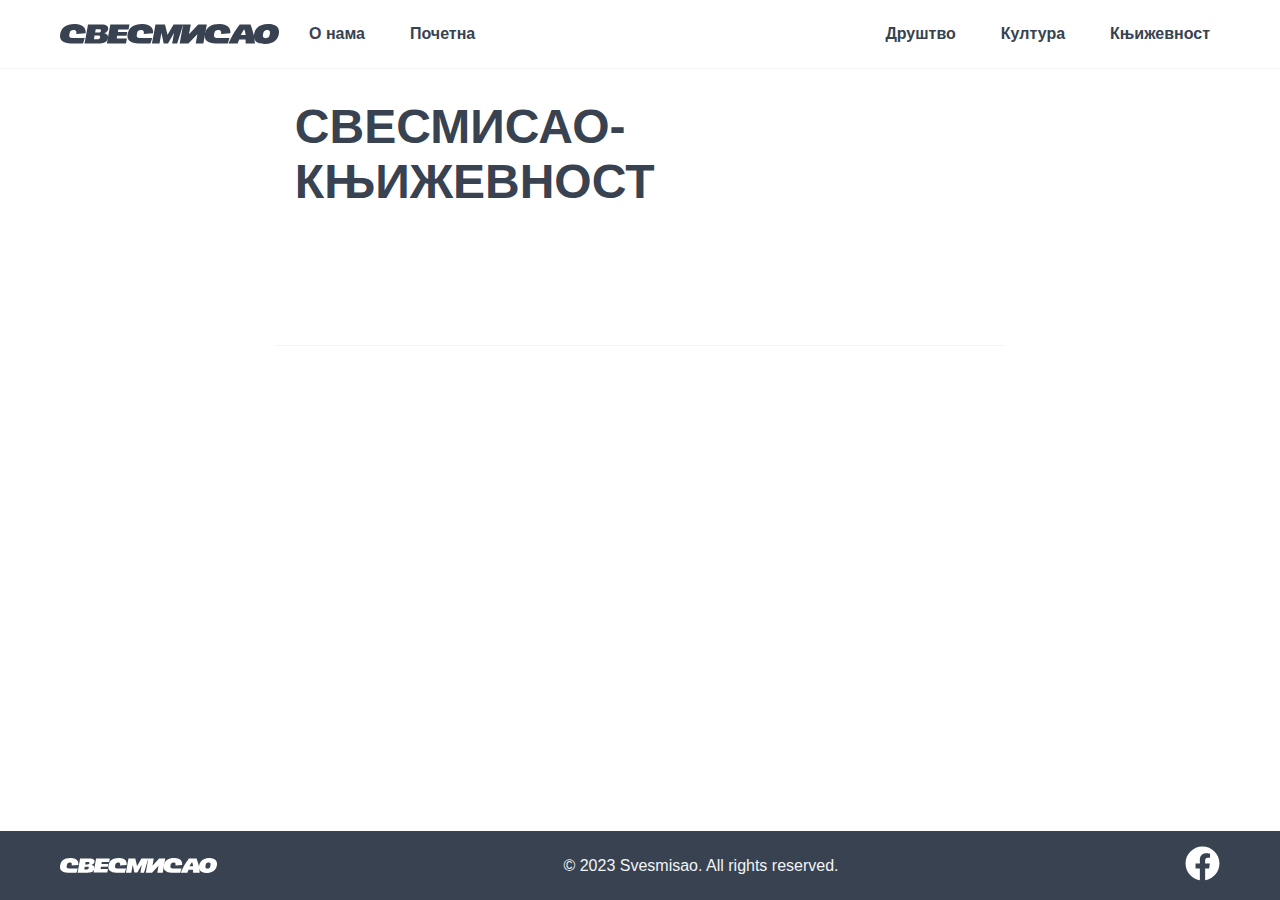
<file: categories/knjizevnost.html>
<!DOCTYPE html>
<html lang="sr-RS">
  <head>
    <meta charset="UTF-8" />
    <meta http-equiv="X-UA-Compatible" content="IE=edge" />
    <meta name="viewport" content="width=device-width, initial-scale=1.0" />
    <link rel="icon" href="../images/favIcon.png" />
    <link rel="apple-touch-icon" href="../images/apple-touch-icon.png" />
    <link rel="manifest" href="../manifest.webmanifest" />
    <link rel="stylesheet" href="/style/style.css" />
    <link rel="stylesheet" href="/style/queries.css" />
    <title>СВЕСМИСАО-КЊИЖЕВНОСТ</title>
  </head>
  <body>
    <div class="nav--container">
      <header>
        <img src="../images/SS_logo.svg" alt="Organization logo" />
        <div class="header-links">
          <nav>
            <a class="category" href="../o-nama.html">О нама</a>
            <a class="category" href="../index.html">Почетна</a>
          </nav>
          <nav class="categories__header">
            <div class="category">
              <a href="drustvo.html">Друштво</a>
            </div>
            <div class="category">
              <a href="kultura.html">Култура</a>
            </div>
            <div class="category">
              <a href="knjizevnost.html">Књижевност</a>
              <div class="subcategories">
                <a href="../categories/knjizevnost.html">Поезија</a>
                <a href="../categories/knjizevnost.html">Проза</a>
              </div>
            </div>

            <div class="hamburger-menu">
              <button class="toggle-menu">
                <img src="../images/hamMenu.svg" alt="Open menu button" />
              </button>
            </div>
          </nav>
        </div>
      </header>
    </div>
    <div class="container">
      <h1>СВЕСМИСАО-КЊИЖЕВНОСТ</h1>
      <div class="categories-article"></div>
    </div>
    <footer>
      <div class="trade-mark-and-social-media">
        <img src="../images/ss_logo_white.svg" alt="Organization logo" />
        <span>&copy 2023 Svesmisao. All rights reserved.</span>
        <span>
          <a href="https://www.facebook.com/groups/736148828238290">
            <img
              class="facebook-img"
              src="../images/facebook-icon.svg"
              alt="facebook logo"
            /> </a
        ></span>
      </div>
    </footer>
    <div class="menu-modal hidden">
      <div class="close-btn">
        <button class="toggle-menu">
          <img src="../images/closeIcon.svg" alt="Close menu button" />
        </button>
      </div>
      <div class="center-content">
        <div class="hamburger-menu-categories">
          <a href="../o-nama.html">О нама</a>
          <a href="../index.html">Почетна</a>
          <a href="drustvo.html">Друштво</a>
          <a href="kultura.html">Култура</a>
          <a href="knjizevnost.html">Књижевност</a>
        </div>
      </div>
    </div>
  </body>
  <script src="../js/hamManuLogic.js"></script>
</html>
</file>
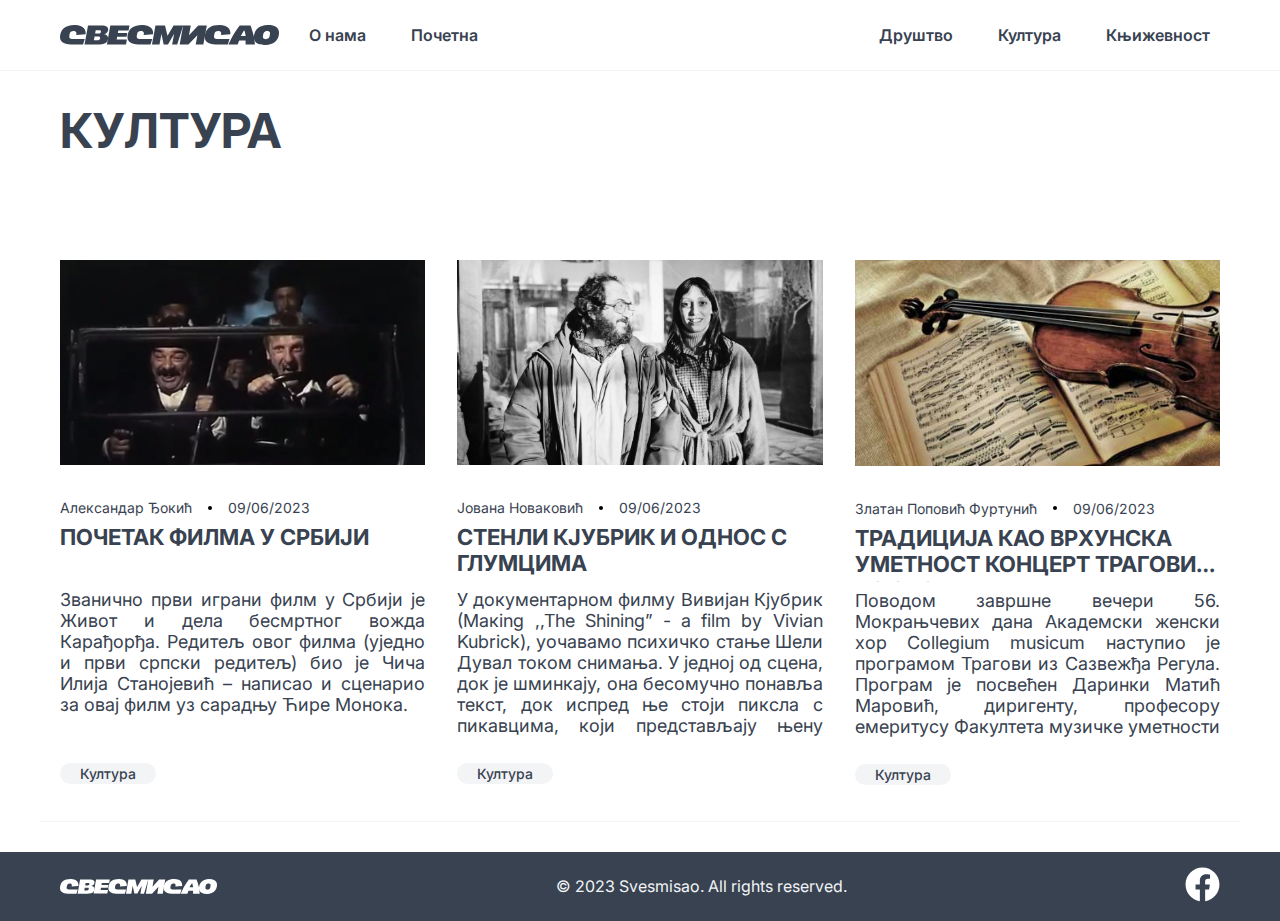
<file: categories/kultura.html>
<!DOCTYPE html>
<html lang="sr-RS">
  <head>
    <meta charset="UTF-8" />
    <meta http-equiv="X-UA-Compatible" content="IE=edge" />
    <meta name="viewport" content="width=device-width, initial-scale=1.0" />
    <link rel="icon" href="../images/favIcon.png" />
    <link rel="apple-touch-icon" href="../images/apple-touch-icon.png" />
    <link rel="manifest" href="../manifest.webmanifest" />

    <link
      href="https://fonts.googleapis.com/css2?family=Inter:wght@400;500;600;700&display=swap"
      rel="stylesheet"
    />

    <link rel="stylesheet" href="/style/style.css" />
    <link rel="stylesheet" href="/style/queries.css" />
    <script type="module" src="../js/renderingLogic.js"></script>
    <title>СВЕСМИСАО-КУЛТУРА</title>
  </head>
  <body>
    <div class="nav--container">
      <header>
        <img src="../images/SS_logo.svg" alt="Organization logo" />
        <div class="header-links">
          <nav>
            <a class="category" href="../o-nama.html">О нама</a>
            <a class="category" href="../index.html">Почетна</a>
          </nav>
          <nav class="categories__header">
            <div class="category">
              <a href="../categories/drustvo.html">Друштво</a>
            </div>
            <div class="category">
              <a href="../categories/kultura.html">Култура</a>
            </div>
            <div class="category">
              <a href="../categories/knjizevnost.html">Књижевност</a>
              <div class="subcategories">
                <a href="../categories/knjizevnost.html">Поезија</a>
                <a href="../categories/knjizevnost.html">Проза</a>
              </div>
            </div>
          </nav>
        </div>
        <div class="hamburger-menu">
          <button class="toggle-menu">
            <img src="../images/hamMenu.svg" alt="Open menu button" />
          </button>
        </div>
      </header>
    </div>
    <div class="container">
      <div>
        <h1 id="search-param">КУЛТУРА</h1>
      </div>
      <div class="categories-articles"></div>
    </div>
    <footer>
      <div class="trade-mark-and-social-media">
        <img src="../images/ss_logo_white.svg" alt="Organization logo" />
        <span>&copy 2023 Svesmisao. All rights reserved.</span>
        <span
          ><a href="https://www.facebook.com/groups/736148828238290">
            <img
              class="facebook-img"
              src="../images/facebook-icon.svg"
              alt="facebook logo"
            /> </a
        ></span>
      </div>
    </footer>
    <div class="menu-modal hidden">
      <div class="close-btn">
        <button class="toggle-menu">
          <img src="../images/closeIcon.svg" alt="Close menu button" />
        </button>
      </div>
      <div class="center-content">
        <div class="hamburger-menu-categories">
          <a href="../o-nama.html">О нама</a>
          <a href="../index.html">Почетна</a>
          <a href="drustvo.html">Друштво</a>
          <a href="kultura.html">Култура</a>
          <a href="knjizevnost.html">Књижевност</a>
        </div>
      </div>
    </div>
  </body>
  <script src="../js/hamManuLogic.js"></script>
</html>
</file>
<file: style/style.css>
* {
  margin: 0;
  padding: 0;
  box-sizing: border-box;
}
html {
  font-size: 62.5%;
}

body {
  font-family: "Inter", sans-serif;
  color: #384250;
  min-height: 100vh;
  display: flex;
  flex-direction: column;
}
p {
  text-align: justify;
}
a {
  text-decoration: none;
  color: #384250;
}
a:hover {
  cursor: pointer;
}

.center-content {
  display: flex;

  margin-top: 20vh;
  /* align-items: center; */
  justify-content: center;
}

.about-us {
  font-size: 1.8rem;
}

/* ***************************** */
/********** Header style ********/
/* *************************** */

header {
  display: flex;
  /* justify-content: space-between; */
  gap: 2rem;
  max-width: 120rem;
  margin: 1.5rem auto;
  padding: 0 2rem;
}

nav {
  display: flex;
  gap: 2.5rem;
}

nav > img {
  width: 22rem;
  margin-right: 2rem;
}

.nav--container {
  border-bottom: 1px solid #f2f4f7;
}

nav a {
  font-size: 1.6rem;
  font-weight: 600;
  text-decoration: none;
  color: #384250;
}
.header-links {
  display: flex;
  width: 100%;
  justify-content: space-between;
}
.category {
  position: relative;
  padding: 1rem;
}

.categories__header {
  /* margin-left: auto */
  position: relative;
}

.subcategories {
  position: absolute;
  display: none;
  flex-direction: column;
  padding: 2rem 1rem;
  background-color: #f3f4f6;
  width: 100%;

  gap: 2.4rem;
  font-size: 1.4rem;

  left: 0rem;

  z-index: 100;
}

.category:hover > .subcategories {
  display: flex;
}
.category:hover,
.category:active {
  background-color: #f3f4f6;
}

.hamburger-menu {
  display: none;
  width: 2rem;
  height: 2rem;
  margin-right: 2.5rem;
  margin-top: -0.6rem;
}
.hamburger-menu button,
.close-btn button {
  cursor: pointer;
  background-color: transparent;
  border: none;
}

/* ***************************************************** */
/*************** Main container style *******************/
/* *************************************************** */

h1 {
  width: 70%;
  font-size: 4.8rem;
}

.container {
  max-width: 120rem;
  margin: 3rem auto;
  padding: 0 2rem;
  display: flex;
  flex-direction: column;
  align-items: stretch;
  gap: 10rem;
  padding-bottom: 3.6rem;
  border-bottom: 1px solid #f2f4f7;
}

.dot {
  width: 4px;
  height: 4px;
  border-radius: 1000px;
  margin: auto 0;
  background-color: black;
}

/* HERO SECTION */

.hero-section {
  display: flex;
  flex-direction: column;
  align-items: center;
  margin-top: 9.6rem;
  /* margin-bottom: 5rem; */
  gap: 2.4rem;
  /* position: relative; */
}
.hero-section > p {
  width: 70%;
  font-size: 2rem;
  align-content: center;
}

#search--articles {
  border: none;
  outline: none;
  /* border-radius: 8px; */
  padding: 3px;
  width: 100%;
  height: 4.8rem;
  background-color: transparent;
  /* box-shadow: 0px 1px 2px rgba(16, 24, 40, 0.05); */
}
#search--articles:focus,
#search--articles:active {
  /* outline: #d0d5dd; */
  outline-style: none;
}

.search-section {
  width: 70%;
  display: flex;
  justify-content: center;
}

.center-container {
  width: 70%;
  position: relative;
}

.search-box {
  position: absolute;
  overflow: hidden;

  width: 100%;

  border: #d0d5dd solid 1px;
  border-radius: 8px;
}

.ser-res-box {
  background-color: #fff;

  border-top: none;
  border-radius: 0 0 8px 8px;
  padding: 3px;
}
.ser-res-box > div {
  padding: 1rem;
  border-bottom: #d0d5dd solid 1px;
}
.ser-res-box > div:last-child {
  border-bottom: none;
}

.search-result {
  font-size: 1.6rem;
}
.search-result > div {
  margin-top: 0.5rem;
  display: grid;
  grid-template-columns: 1fr 1fr;

  justify-items: center;
}
.search-result > p {
  font-weight: 700;
  text-align: center;
  text-transform: uppercase;
}

/* FEATURED ARTICLE */

.featured--article h2 {
  font-size: 3rem;
  margin: 0.8rem 0;
}

.featured--article img {
  width: 100%;
  aspect-ratio: 3/1;
  margin-bottom: 3.2rem;
}

.category--marker {
  margin-top: 2.4rem;
  display: flex;
  gap: 0.8rem;
}
.category--marker > span {
  border: #384250 none 1px;

  background-color: #f3f4f6;
  padding: 0.2rem 1rem;
  border-radius: 1.6rem;
}
.category--marker a {
  font-size: 1.4rem;
  font-weight: 500;
  text-decoration: none;
  color: #384250;
  padding: 0.2rem 1rem 0.2rem 1rem;
}
.author {
  display: flex;
  gap: 1.6rem;
  font-size: 1.4rem;
}
.latest--articles,
.categories-articles {
  display: grid;
  grid-template-columns: repeat(3, 1fr);

  gap: 3.2rem;
}
.latest--articles > div,
.categories-articles > div {
  width: 100%;
}
.latest--articles img,
.categories-articles img {
  width: 100%;

  aspect-ratio: 16/9;

  margin-bottom: 3.2rem;
}

.article-intro {
  font-size: 1.8rem;
}
.latest--articles .article-intro,
.categories-articles .article-intro {
  height: 15rem;
  overflow: hidden;
  font-size: 1.8rem;
}

.latest--articles h2,
.categories-articles h2 {
  min-height: 5.7rem;

  font-size: 2.2rem;
  margin: 0.8rem 0;
  text-transform: uppercase;

  overflow: hidden;
  display: -webkit-box;
  -webkit-box-orient: vertical;
  -webkit-line-clamp: 2;
  white-space: wrap;
}

/* ******************************************* */
/* ************** FOOTER STYLE ************** */
/* ***************************************** */

footer {
  background-color: #384250;
  color: #f2f4f7;
  margin-top: auto;
}

.trade-mark-and-social-media {
  max-width: 120rem;
  margin: 1.5rem auto;
  padding: 0 2rem;

  display: flex;
  justify-content: space-between;
  align-items: center;
}

.trade-mark-and-social-media span {
  font-size: 1.6rem;
}

.facebook-img {
  width: 3.5rem;

  filter: invert(100%);
}

/* ************************************** */
/* ********** MODALS STYLE ************* */
/* ************************************ */

.menu-modal {
  position: fixed;
  top: 0;
  left: 0;
  width: 100%;
  height: 100vh;
  background-color: rgb(230, 230, 230);
  /* transition: all 0.5s; */
}

.hamburger-menu-categories {
  display: flex;
  flex-direction: column;
  align-items: center;
  /* margin-top: 25vh; */
  gap: 1rem;
}

.close-btn {
  position: absolute;
  right: 0;
  font-size: 2.5rem;
  margin: 2rem;
}

.menu-modal a {
  font-size: 2.2rem;
}

.hidden {
  display: none;
}
</file>
<file: style/queries.css>
@media (max-width: 75em) {
  .featured--img {
    width: 100%;
  }
  .center-container {
    width: 80%;
  }
}

@media (max-width: 59em) {
  html {
    /* 8px / 16px = 0.5 = 50% */
    font-size: 50%;
  }
  nav > img {
    width: 18rem;
  }

  .sugested--articles {
    grid-template-columns: repeat(2, 1fr);
    gap: 3rem;
  }

  .footer--org--description > img {
    width: 18rem;
  }

  .author {
    gap: 1.2rem;
  }

  .latest-articles,
  .categories-articles {
    gap: 3rem;
  }
}

@media (max-width: 44em) {
  header {
    justify-content: space-between;
  }
  .header-links {
    display: none;
  }

  .hamburger-menu {
    display: block;
  }
  .container {
    gap: 5rem;
  }

  .search-section {
    margin-bottom: 5rem;
  }

  #search--articles {
    width: 70%;
  }
  .article--content,
  .related--articles {
    width: 80%;
  }
  .latest--articles,
  .categories-articles {
    grid-template-columns: repeat(2, 1fr);
    gap: 3rem;
  }

  .sugested--articles {
    grid-template-columns: 1fr;
    gap: 3rem;
    justify-items: center;
  }
}

@media (max-width: 34em) {
  .container {
    width: 95vw;
  }
  .hero-section > p,
  .hero-section > h1 {
    width: 90%;
  }

  .search-section {
    width: 90%;
  }
  .center-container {
    width: 95%;
  }

  #search--articles {
    width: 90%;
  }

  .article--heading h1 {
    font-size: 3.8rem;
  }

  .latest--articles,
  .categories-articles {
    grid-template-columns: 1fr;
  }
  .trade-mark-and-social-media {
    padding: 0 1rem;
  }
  .trade-mark-and-social-media > img {
    height: 1.4rem;
  }
  .trade-mark-and-social-media > span {
    font-size: 1.2rem;
  }
}
</file>
<file: style/article_css.css>
article {
  max-width: 120rem;
  display: flex;
  flex-direction: column;
  align-items: stretch;
  margin: auto;
  gap: 6.4rem;
}
article p,
li {
  font-weight: 400;
  font-size: 1.8rem;
  line-height: 2.8rem;
  color: #475467;
}
ol {
  margin-left: 2rem;
}

.article--heading {
  width: 80%;
  display: flex;
  flex-direction: column;
  align-items: center;
  margin: 9.6rem auto 0 auto;
}
.article--heading h1 {
  width: 100%;
  font-size: 4.8rem;
  margin-bottom: 2.4rem;
  color: #384250;
  text-align: center;
}

.article--heading p {
  font-size: 2rem;
  color: #384250;
}
.article--heading > span {
  font-size: 1.6rem;
  color: #4d5761;
}
.article--content {
  width: 60%;
  display: flex;
  flex-direction: column;
  align-items: stretch;
  margin: auto;
  gap: 1.8rem;
}
.article--content h2 {
  font-size: 2.8rem;
}
.article--content > img {
  margin: 2rem 0;
}
.highlited--text {
  border-left: 2px solid #8200aa;
  padding: 2px 0 2px 20px;
}
.highlited--text > p {
  font-style: italic;
  font-weight: 500;
  font-size: 2.4rem;
  line-height: 3.6rem;
  margin-bottom: 3.2rem;
}
.avatar--author {
  display: flex;
  gap: 1.6rem;
  align-items: center;
}
.article--author {
  font-weight: 600;
  font-size: 1.8rem;
  line-height: 2.8rem;
}
.author--role {
  font-weight: 400;
  font-size: 1.6rem;
  line-height: 2.4rem;
}
.social--media {
  margin: auto 1.5rem auto auto;
}
.related--articles {
  max-width: 120rem;
  display: flex;
  flex-direction: column;
  padding: 2rem;
  margin: 6rem auto;
  gap: 4.8rem;
}
.sugested--articles {
  display: grid;
  grid-template-columns: repeat(3, 1fr);
  gap: 3.2rem;
  /* justify-content: space-between; */
}
.sugested--articles > div {
  width: 100%;
  /* width: min-content; */
}
.sugested--articles h3 {
  height: 5.7rem;
  overflow: hidden;

  font-size: 2.2rem;
  margin: 0.8rem 0;
}

.sugested--articles img {
  width: 100%;
  aspect-ratio: 16/9;

  margin-bottom: 3.2rem;
}

.sugested--articles .article-intro {
  height: 15rem;
  overflow: hidden;
  font-size: 1.8rem;
}
.float-left-img {
  width: min-content;
  float: left;
  margin: 1rem;
  margin-right: 2rem;
}
.img-description {
  font-size: 1.4rem;
  text-align: center;
}
.read-also-heading {
  font-size: 2.4rem;
}

article > section:last-of-type {
  padding-bottom: 6px;
  border-bottom: 1px solid #f2f4f7;
}
</file>
